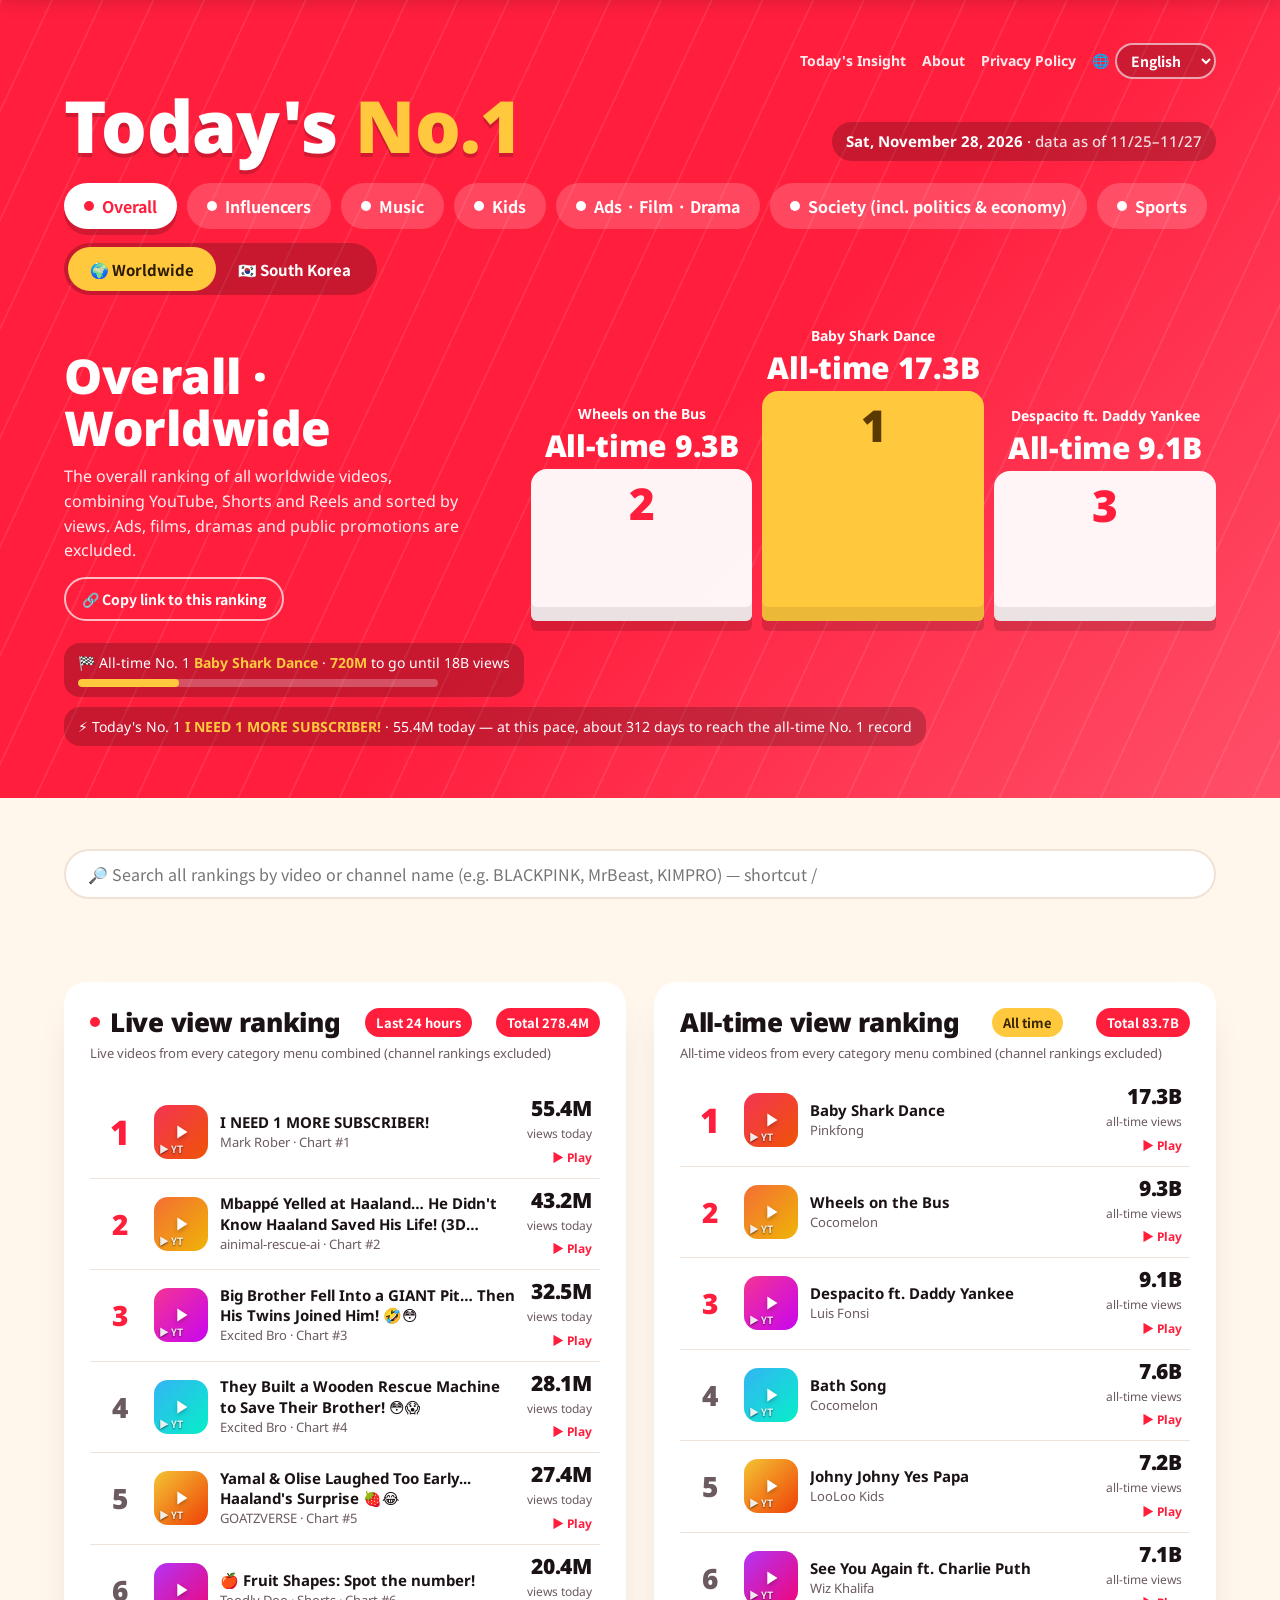
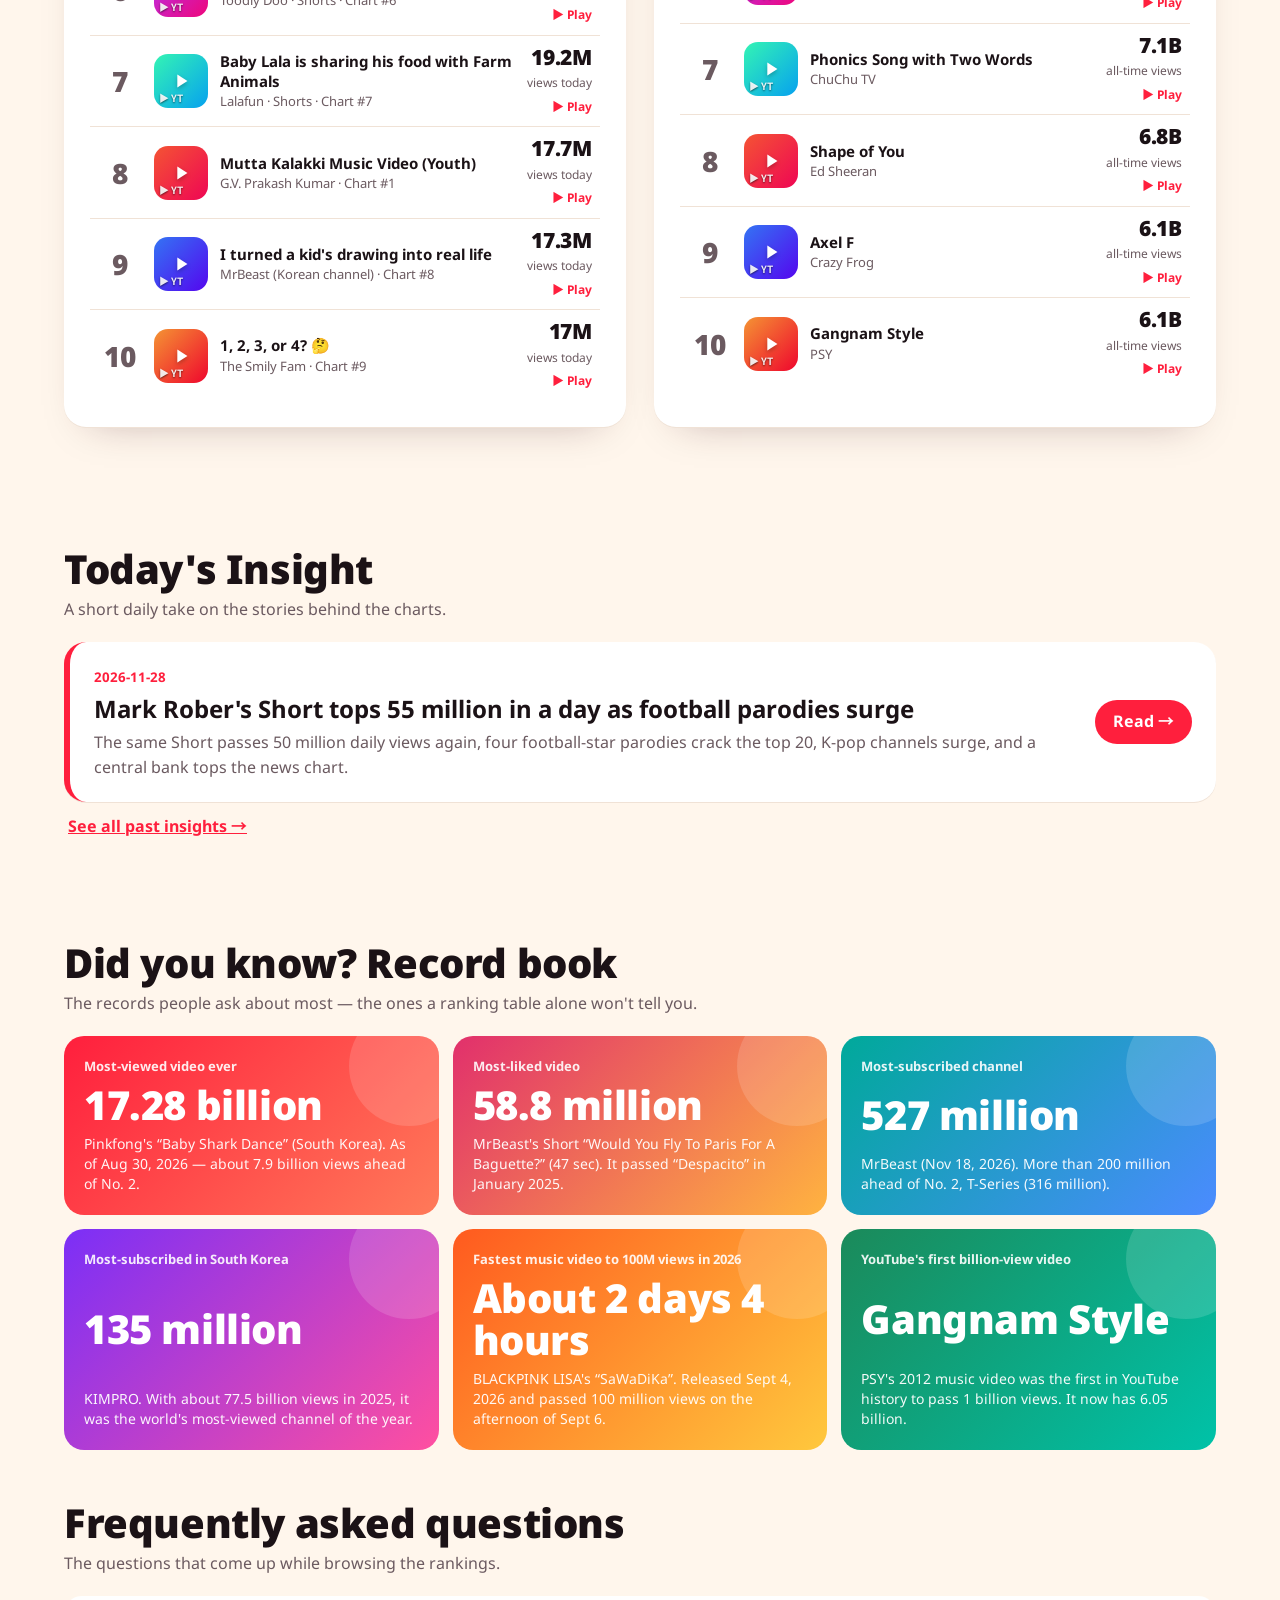
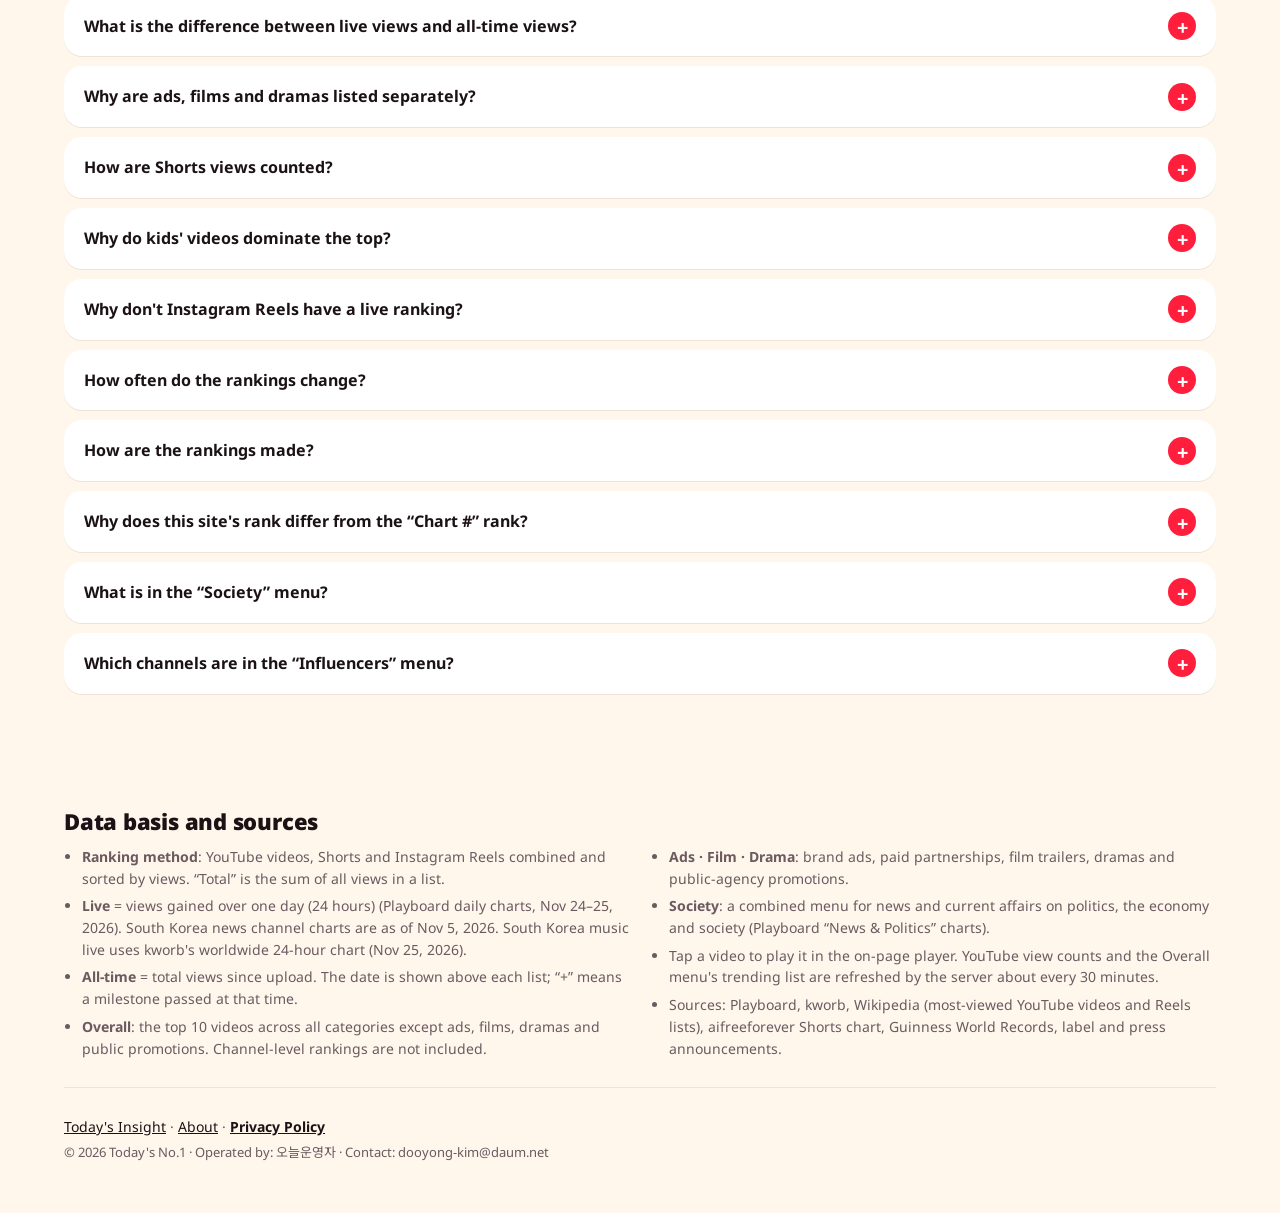
<file: index.html>
<!DOCTYPE html>
<html lang="ko">
<head>
<meta charset="utf-8">
<meta name="viewport" content="width=device-width, initial-scale=1, viewport-fit=cover">
<title>오늘의 1위</title>
<meta name="description" content="유튜브·쇼츠·인스타 릴스 조회수 순위를 분야별(종합·인플루언서·음악·키즈·광고·사회·스포츠)로 전세계와 South Korea로 나눠 실시간·누적으로 한눈에 보는 사이트">
<meta property="og:title" content="오늘의 1위 — 전세계·South Korea 조회수 순위">
<meta property="og:description" content="유튜브·쇼츠·릴스 조회수 실시간·누적 순위를 분야별로 한눈에">
<meta property="og:type" content="website">
<meta property="og:url" content="https://sally1963.github.io/today1/">
<meta property="og:image" content="https://sally1963.github.io/today1/assets/og.png">
<meta property="og:image:width" content="1200">
<meta property="og:image:height" content="630">
<meta name="twitter:card" content="summary_large_image">
<meta name="theme-color" content="#ff1f3d">
<link rel="icon" type="image/png" sizes="32x32" href="icons/favicon-32.png">
<link rel="manifest" href="manifest.webmanifest">
<script>addEventListener("beforeinstallprompt",function(e){e.preventDefault();window.__bip=e});</script>

<link rel="apple-touch-icon" href="icons/apple-touch-icon.png">
<meta name="apple-mobile-web-app-capable" content="yes">
<meta name="mobile-web-app-capable" content="yes">
<meta name="apple-mobile-web-app-status-bar-style" content="black-translucent">
<meta name="apple-mobile-web-app-title" content="오늘의 1위">
<link rel="preconnect" href="https://fonts.googleapis.com">
<link href="https://fonts.googleapis.com/css2?family=Black+Han+Sans&family=Noto+Sans+KR:wght@400;500;700;900&display=swap" rel="stylesheet">
<style>
/* VOICE: 시끌벅적한 시상식 전광판 — 들뜨고 화려하지만 숫자는 정확하게
   IDEA: 플랫폼마다 색이 바뀌는 시상대(포디움) + 순위 전광판
   PICTURE: 상단 컬러 밴드 위에 1·2·3위 시상대, 높이는 조회수에 비례
   COLOUR and TYPE: 유튜브 레드 / 쇼츠 오렌지 / 릴스 핑크 / 인플루언서 틸, 노랑 포인트; Black Han Sans + Noto Sans KR
   LAYOUT: 컬러 밴드(로고·메뉴·시상대) → 실시간 | 누적 두 단 랭킹 → 출처 */
:root{color-scheme:light dark;
  --bg:light-dark(#fff6ec,#140f13);--card:light-dark(#ffffff,#211a20);--ink:light-dark(#1b1216,#fbf3ee);
  --sub:light-dark(#6b5a60,#bfaeb4);--line:light-dark(#f0e2d6,#33282f);--gold:#ffc83d;
  --c:#ff1f3d;--c2:#ff7a90;--on:#fff}
:root[data-theme=light]{color-scheme:light}:root[data-theme=dark]{color-scheme:dark}
body[data-p=total]{--c:#ff1f3d;--c2:#ff7a90}
body[data-p=society]{--c:#c2185b;--c2:#ff8a65}
body[data-p=sports]{--c:#0087b8;--c2:#4fe0a6}
.sum{background:var(--ink);color:var(--bg)}
body[data-p=shorts]{--c:#ff5a1f;--c2:#ffb15c}
body[data-p=reels]{--c:#e1306c;--c2:#ffb340}
body[data-p=inf]{--c:#00a99a;--c2:#4b8bff}
body[data-p=music]{--c:#7a2df0;--c2:#ff5c8a}
body[data-p=kids]{--c:#1fa64a;--c2:#ffd23f}
body[data-p=ad]{--c:#2459e0;--c2:#20c4d8}
*{box-sizing:border-box;min-width:0}
body{margin:0;background:var(--bg);color:var(--ink);font:16px/1.55 "Noto Sans KR",system-ui,sans-serif;overflow-x:clip}
a{color:inherit}
.band{padding:clamp(22px,4vw,52px) max(5vw,16px)}
.wrap{max-width:1240px;margin:0 auto}
.hero{background:linear-gradient(135deg,var(--c) 0%,var(--c) 55%,var(--c2) 140%);color:var(--on);position:relative;overflow:hidden;transition:background .4s}
.hero::before{content:"";position:absolute;inset:0;background:repeating-linear-gradient(115deg,rgba(255,255,255,.08) 0 2px,transparent 2px 46px);pointer-events:none}
.top{display:flex;flex-wrap:wrap;align-items:flex-end;justify-content:space-between;gap:12px;position:relative}
h1{font:400 clamp(40px,7vw,72px)/1 "Black Han Sans",sans-serif;margin:0;letter-spacing:.5px;text-shadow:0 4px 0 rgba(0,0,0,.18)}
h1 span{color:var(--gold)}
.date{font-weight:700;font-size:15px;background:rgba(0,0,0,.22);padding:8px 14px;border-radius:999px;white-space:nowrap}
nav{display:flex;flex-wrap:wrap;gap:10px;margin-top:22px;position:relative}
.tab{appearance:none;border:0;cursor:pointer;font:700 16px "Noto Sans KR",sans-serif;min-height:46px;padding:0 20px;border-radius:999px;background:rgba(255,255,255,.18);color:#fff;display:flex;align-items:center;gap:8px}
.tab[aria-selected=true]{background:#fff;color:var(--c);box-shadow:0 6px 0 rgba(0,0,0,.18)}
.tab:focus-visible,.seg button:focus-visible,.row:focus-visible,.go:focus-visible{outline:3px solid var(--gold);outline-offset:2px}
.dot{width:10px;height:10px;border-radius:50%;background:currentColor}
.seg{display:inline-flex;background:rgba(0,0,0,.22);border-radius:999px;padding:4px;margin-top:14px;position:relative}
.seg button{appearance:none;border:0;cursor:pointer;font:700 15px "Noto Sans KR",sans-serif;min-height:44px;padding:0 22px;border-radius:999px;background:transparent;color:#fff}
.seg button[aria-pressed=true]{background:var(--gold);color:#2a1a00}
.stage{display:grid;grid-template-columns:minmax(0,1fr) minmax(0,1.6fr);gap:clamp(16px,3vw,40px);align-items:end;margin-top:26px;position:relative}
.stage h2{font:400 clamp(30px,4.4vw,48px)/1.08 "Black Han Sans",sans-serif;margin:0 0 10px;text-wrap:balance}
.stage p{margin:0;opacity:.92;max-width:44ch}
.pod{display:grid;grid-template-columns:repeat(3,minmax(0,1fr));gap:10px;align-items:end;min-height:300px}
.step{display:flex;flex-direction:column;justify-content:flex-end;text-decoration:none;color:inherit}
.step .who{font-size:14px;font-weight:700;line-height:1.3;margin-bottom:8px;display:-webkit-box;-webkit-line-clamp:2;-webkit-box-orient:vertical;overflow:hidden;text-align:center}
.step .n{font:400 clamp(22px,3vw,30px)/1 "Black Han Sans",sans-serif;text-align:center;margin-bottom:8px;white-space:nowrap}
.block{border-radius:16px 16px 6px 6px;background:rgba(255,255,255,.95);color:var(--c);display:flex;align-items:flex-start;justify-content:center;padding-top:12px;font:400 44px/1 "Black Han Sans",sans-serif;box-shadow:inset 0 -14px 0 rgba(0,0,0,.08),0 10px 0 rgba(0,0,0,.15);transform-origin:bottom;animation:rise .7s cubic-bezier(.2,.9,.3,1.2) both}
.s1 .block{background:var(--gold);color:#5a3a00}
.step:hover .block{filter:brightness(1.05)}
@keyframes rise{from{transform:scaleY(.05)}to{transform:scaleY(1)}}
.pod-empty{grid-column:1/-1;align-self:center;text-align:center;font-weight:700;background:rgba(0,0,0,.18);border-radius:18px;padding:28px}
main .wrap{display:grid;grid-template-columns:repeat(2,minmax(0,1fr));gap:clamp(16px,2.4vw,28px)}
.board{background:var(--card);border-radius:22px;padding:clamp(16px,2.2vw,26px);box-shadow:0 1px 0 var(--line),0 18px 40px -26px rgba(60,20,30,.35)}
.bh{display:flex;flex-wrap:wrap;align-items:center;justify-content:space-between;gap:8px;margin-bottom:6px}
.bh h3{font:400 26px/1.1 "Black Han Sans",sans-serif;margin:0;display:flex;align-items:center;gap:10px}
.pill{font:700 13px "Noto Sans KR",sans-serif;padding:5px 11px;border-radius:999px;background:var(--c);color:#fff;white-space:nowrap}
.pill.t{background:var(--gold);color:#3a2600}
.live{width:10px;height:10px;border-radius:50%;background:var(--c);box-shadow:0 0 0 0 var(--c);animation:pulse 1.6s infinite}
@keyframes pulse{70%{box-shadow:0 0 0 10px transparent}100%{box-shadow:0 0 0 0 transparent}}
.asof{font-size:13px;color:var(--sub);margin:0 0 12px}
ol{list-style:none;margin:0;padding:0}
.row{display:grid;grid-template-columns:44px 54px minmax(0,1fr) auto;gap:12px;align-items:center;padding:10px 8px;border-radius:14px;text-decoration:none;min-height:66px}
.row:hover{background:color-mix(in srgb,var(--c) 9%,transparent)}
li+li .row{border-top:1px solid var(--line);border-radius:0}
li+li .row:hover{border-radius:14px}
.rk{font:400 28px/1 "Black Han Sans",sans-serif;text-align:center;color:var(--sub)}
li:nth-child(1) .rk{color:var(--c);font-size:34px}li:nth-child(2) .rk,li:nth-child(3) .rk{color:var(--c)}
.th{width:54px;height:54px;border-radius:14px;display:grid;place-items:center;position:relative;overflow:hidden}
.th svg{width:22px;height:22px;fill:#fff;filter:drop-shadow(0 2px 2px rgba(0,0,0,.25))}
.th b{position:absolute;left:5px;bottom:3px;font:700 10px "Noto Sans KR";color:rgba(255,255,255,.9)}
.tt{font-weight:700;line-height:1.35;display:-webkit-box;-webkit-line-clamp:2;-webkit-box-orient:vertical;overflow:hidden;font-size:15px}
.ch{display:block;font-size:13px;color:var(--sub);white-space:nowrap;overflow:hidden;text-overflow:ellipsis}
.bar{height:5px;border-radius:5px;background:var(--line);margin-top:6px;overflow:hidden}
.bar i{display:block;height:100%;border-radius:5px;background:linear-gradient(90deg,var(--c),var(--c2))}
.vv{text-align:right;white-space:nowrap}
.vv strong{display:block;font:400 21px/1.1 "Black Han Sans",sans-serif;color:var(--ink)}
.vv small{font-size:12px;color:var(--sub)}
.vv .play{display:block;margin-top:4px;font-size:12px;font-weight:700;color:var(--c)}
.xh{font:700 15px "Noto Sans KR",sans-serif;margin:20px 0 4px;padding-top:14px;border-top:3px solid var(--c);color:var(--c)}
.empty{border:2px dashed var(--line);border-radius:18px;padding:22px;text-align:center;color:var(--sub)}
.empty strong{display:block;color:var(--ink);font-size:17px;margin-bottom:6px}
.go{display:inline-flex;align-items:center;min-height:44px;margin-top:12px;padding:0 18px;border-radius:999px;background:var(--c);color:#fff;font-weight:700;text-decoration:none}
.note{font-size:13px;color:var(--sub);margin:12px 4px 0}
footer{color:var(--sub);font-size:14px}
footer h4{font:400 22px "Black Han Sans",sans-serif;color:var(--ink);margin:0 0 10px}
footer ul{margin:0;padding-left:18px;columns:2 320px;column-gap:40px}
footer li{margin-bottom:6px;break-inside:avoid}
@media(max-width:900px){main .wrap{grid-template-columns:minmax(0,1fr)}.stage{grid-template-columns:minmax(0,1fr)}}
@media(max-width:600px){.step .n{font-size:17px;white-space:normal;line-height:1.15}.row{grid-template-columns:30px 44px minmax(0,1fr) auto;gap:9px;padding:9px 2px}.th{width:44px;height:44px}.rk{font-size:22px}.vv strong{font-size:17px}.pod{min-height:240px}.block{font-size:32px}.tab{padding:0 14px;font-size:15px}.seg button{padding:0 16px}}
@media(prefers-reduced-motion:reduce){.block,.live{animation:none}.hero{transition:none}}

.th img{position:absolute;inset:0;width:100%;height:100%;object-fit:cover}
.th svg{position:relative;z-index:1}
.th b{z-index:1;text-shadow:0 1px 2px rgba(0,0,0,.6)}
.livetag{display:inline-block;font:700 11px "Noto Sans KR";color:#fff;background:var(--c);border-radius:6px;padding:1px 6px;margin-left:4px;vertical-align:2px}
.delta{display:block;font-size:12px;font-weight:700;color:var(--c)}
.api{background:var(--card);border-radius:22px;padding:clamp(16px,2.2vw,26px);margin:0 auto;max-width:1240px;display:grid;grid-template-columns:minmax(0,1fr) auto;gap:14px 20px;align-items:center;box-shadow:0 1px 0 var(--line)}
.api h3{font:400 22px "Black Han Sans",sans-serif;margin:0 0 4px}
.api p{margin:0;font-size:14px;color:var(--sub)}
.api form{display:flex;flex-wrap:wrap;gap:8px;align-items:center}
.api input,.api select{font:16px "Noto Sans KR",sans-serif;min-height:44px;border-radius:12px;border:2px solid var(--line);background:var(--bg);color:var(--ink);padding:0 12px}
.api input{width:min(340px,100%)}
.btn{appearance:none;border:0;cursor:pointer;font:700 15px "Noto Sans KR",sans-serif;min-height:44px;padding:0 18px;border-radius:999px;background:var(--c);color:#fff}
.btn.ghost{background:transparent;color:var(--c);border:2px solid var(--c)}
.btn:focus-visible,.api input:focus-visible,.api select:focus-visible{outline:3px solid var(--gold);outline-offset:2px}
#status{grid-column:1/-1;font-size:14px;font-weight:700}
#status.err{color:#d61f3a}
.trend{margin:0 0 12px;display:flex;flex-wrap:wrap;gap:8px}
.modal{position:fixed;inset:0;background:rgba(10,4,8,.82);display:none;place-items:center;z-index:50;padding:16px}
.modal.on{display:grid}
.mbox{width:min(960px,100%);background:#111;border-radius:20px;overflow:hidden;box-shadow:0 30px 80px rgba(0,0,0,.5)}
.mbox.vert{width:min(420px,100%)}
.frame{position:relative;aspect-ratio:16/9;background:#000}
.mbox.vert .frame{aspect-ratio:9/16;max-height:78vh}
.frame iframe{position:absolute;inset:0;width:100%;height:100%;border:0}
.mbar{display:flex;align-items:center;gap:10px;padding:12px 14px;color:#fff}
.mbar strong{flex:1;font-size:15px;line-height:1.35;display:-webkit-box;-webkit-line-clamp:2;-webkit-box-orient:vertical;overflow:hidden}
.mbar a{color:#ffc83d;font-weight:700;font-size:14px;white-space:nowrap}
.x{appearance:none;border:0;cursor:pointer;width:44px;height:44px;border-radius:50%;background:rgba(255,255,255,.14);color:#fff;font-size:22px;flex:none}
@media(max-width:700px){.api{grid-template-columns:minmax(0,1fr)}}

.mile{position:relative;margin-top:22px;display:flex;flex-wrap:wrap;gap:10px}
.mchip{background:rgba(0,0,0,.22);border-radius:16px;padding:10px 14px;font-size:14px;line-height:1.4;max-width:100%}
.mchip b{color:var(--gold)}
.mtrack{height:8px;border-radius:8px;background:rgba(255,255,255,.25);margin-top:6px;overflow:hidden;width:min(360px,70vw)}
.mtrack i{display:block;height:100%;background:var(--gold);border-radius:8px}
.search{max-width:1240px;margin:0 auto;display:flex;gap:10px;align-items:center;flex-wrap:wrap}
.search input{flex:1 1 260px;font:16px "Noto Sans KR",sans-serif;min-height:50px;border-radius:999px;border:2px solid var(--line);background:var(--card);color:var(--ink);padding:0 22px}
.search input:focus-visible{outline:3px solid var(--gold);outline-offset:2px}
#results{max-width:1240px;margin:14px auto 0}
.res{background:var(--card);border-radius:22px;padding:16px 20px}
.res .row{grid-template-columns:54px minmax(0,1fr) auto}
.where{font-size:12px;font-weight:700;color:#fff;background:var(--c);border-radius:6px;padding:1px 7px;margin-right:6px;white-space:nowrap}
.sec h2{font:400 clamp(28px,3.6vw,40px)/1.1 "Black Han Sans",sans-serif;margin:0 0 6px}
.sec .lede{margin:0 0 20px;color:var(--sub)}
.facts{display:grid;grid-template-columns:repeat(auto-fill,minmax(min(340px,100%),1fr));gap:14px}
.fact{border-radius:20px;padding:20px;color:#fff;position:relative;overflow:hidden;min-height:170px;display:flex;flex-direction:column;justify-content:space-between}
.fact small{font-weight:700;opacity:.9;font-size:13px}
.fact strong{font:400 clamp(30px,3.4vw,40px)/1.05 "Black Han Sans",sans-serif;margin:8px 0}
.fact p{margin:0;font-size:14px;line-height:1.45;opacity:.95}
.fact::after{content:"";position:absolute;right:-30px;top:-30px;width:120px;height:120px;border-radius:50%;background:rgba(255,255,255,.14)}
.faq details{background:var(--card);border-radius:18px;margin-bottom:10px;box-shadow:0 1px 0 var(--line)}
.faq summary{cursor:pointer;list-style:none;padding:18px 54px 18px 20px;font-weight:700;font-size:16px;position:relative;min-height:44px}
.faq summary::-webkit-details-marker{display:none}
.faq summary::after{content:"+";position:absolute;right:20px;top:50%;transform:translateY(-50%);width:28px;height:28px;border-radius:50%;background:var(--c);color:#fff;display:grid;place-items:center;font-size:20px}
.faq details[open] summary::after{content:"−"}
.faq summary:focus-visible{outline:3px solid var(--gold);outline-offset:2px;border-radius:18px}
.faq .a{padding:0 20px 18px;color:var(--sub);max-width:80ch}
.faq .a b{color:var(--ink)}

html{scroll-padding-top:80px}:root.app{scroll-padding-top:170px}
.dsub{font-weight:500;opacity:.85}
.skip{position:absolute;left:-9999px;top:8px;z-index:60;background:#fff;color:#000;padding:10px 14px;border-radius:10px;font-weight:700}
.skip:focus{left:8px}
.mini{position:fixed;left:0;right:0;top:0;z-index:40;background:var(--c);color:#fff;box-shadow:0 6px 20px rgba(0,0,0,.18);transform:translateY(-110%);transition:transform .25s}
.mini.on{transform:none}
.mini-in{max-width:1240px;margin:0 auto;display:flex;gap:10px;align-items:center;padding:8px max(5vw,12px)}
.mini-tabs{display:flex;gap:6px;overflow-x:auto;scrollbar-width:none;flex:1;scroll-snap-type:x proximity}
.mini-tabs::-webkit-scrollbar{display:none}
.mini .tab{min-height:40px;padding:0 14px;font-size:14px;white-space:nowrap;flex:none;box-shadow:none;scroll-snap-align:start}
.mini .tab[aria-selected=true]{box-shadow:none}
.mini-seg{display:flex;background:rgba(0,0,0,.22);border-radius:999px;padding:3px;flex:none}
.mini-seg button{appearance:none;border:0;cursor:pointer;font:700 13px "Noto Sans KR",sans-serif;min-height:38px;padding:0 12px;border-radius:999px;background:transparent;color:#fff;white-space:nowrap}
.mini-seg button[aria-pressed=true]{background:var(--gold);color:#2a1a00}
.share{appearance:none;border:2px solid rgba(255,255,255,.7);background:transparent;color:#fff;cursor:pointer;font:700 14px "Noto Sans KR",sans-serif;min-height:44px;padding:0 16px;border-radius:999px;margin-top:14px}
.share:hover{background:rgba(255,255,255,.15)}
.totop{position:fixed;right:16px;bottom:18px;z-index:45;width:50px;height:50px;border-radius:50%;border:0;cursor:pointer;background:var(--c);color:#fff;font-size:22px;font-weight:700;box-shadow:0 8px 20px rgba(0,0,0,.25);opacity:0;pointer-events:none;transition:opacity .2s}
.totop.on{opacity:1;pointer-events:auto}
.share:focus-visible,.totop:focus-visible,.mini-seg button:focus-visible{outline:3px solid var(--gold);outline-offset:2px}
@media(max-width:600px){.mini-seg button{padding:0 9px;font-size:12px}.dsub{display:block}}
@media(prefers-reduced-motion:reduce){.mini{transition:none}}

.sitenav{display:flex;flex-wrap:wrap;gap:4px 16px;justify-content:flex-end;position:relative;margin:-8px 0 10px;font-size:14px;font-weight:700}
.sitenav a{color:#fff;text-decoration:none;opacity:.9;min-height:32px;display:inline-flex;align-items:center}
.sitenav a:hover{opacity:1;text-decoration:underline}
.adband{padding-top:18px!important;padding-bottom:0!important}
.adslot{max-width:1240px;margin:0 auto;text-align:center}
.adslot:empty{display:none}
.adslot .adlabel{display:block;font-size:11px;color:var(--sub);margin-bottom:4px;letter-spacing:.02em}
.adslot ins{margin:0 auto}
.postcard{display:grid;grid-template-columns:minmax(0,1fr) auto;gap:16px;align-items:center;background:var(--card);border-radius:22px;padding:22px 24px;text-decoration:none;color:inherit;box-shadow:0 1px 0 var(--line);border-left:6px solid var(--c)}
.postcard:hover{box-shadow:0 1px 0 var(--line),0 14px 30px -18px rgba(0,0,0,.35)}
.postcard small{color:var(--c);font-weight:700}
.postcard strong{display:block;font-size:clamp(19px,2.2vw,24px);line-height:1.3;margin:4px 0 6px}
.postcard p{margin:0;color:var(--sub)}
.postcard .go{margin:0}
.postmore{margin:12px 4px 0;font-weight:700}
.postmore a{color:var(--c)}
.fbot{margin-top:22px;padding-top:18px;border-top:1px solid var(--line)}
.flinks{margin:10px 0 4px}.flinks a{color:var(--ink)}
.fop{margin:0;font-size:13px}
@media(max-width:600px){.postcard{grid-template-columns:minmax(0,1fr)}.sitenav{justify-content:flex-start;margin:0 0 10px}}

.lang{display:inline-flex;align-items:center;gap:6px;color:#fff;font-weight:700}
.langsel{font:700 14px "Noto Sans KR",sans-serif;min-height:36px;border-radius:999px;border:2px solid rgba(255,255,255,.6);background:rgba(0,0,0,.2);color:#fff;padding:0 10px;cursor:pointer}
.langsel option{color:#111;background:#fff}
.langsel:focus-visible{outline:3px solid var(--gold);outline-offset:2px}
.mini-lang .langsel{min-height:34px;font-size:13px}
:root:not([lang=ko]) h1,:root:not([lang=ko]) .stage h2,:root:not([lang=ko]) .sec h2,:root:not([lang=ko]) .bh h3,:root:not([lang=ko]) .rk,:root:not([lang=ko]) .vv strong,:root:not([lang=ko]) .step .n,:root:not([lang=ko]) .block,:root:not([lang=ko]) .fact strong,:root:not([lang=ko]) footer h4,:root:not([lang=ko]) .api h3{font-family:"Noto Sans","Noto Sans SC","Noto Sans JP","Noto Sans KR",system-ui,sans-serif;font-weight:900;letter-spacing:-.01em}
:root[lang=zh-CN] body{font-family:"Noto Sans SC","Noto Sans KR",system-ui,sans-serif}
:root[lang=ja] body{font-family:"Noto Sans JP","Noto Sans KR",system-ui,sans-serif}
:root[lang=ru] body,:root[lang=es] body,:root[lang=fr] body,:root[lang=en] body{font-family:"Noto Sans","Noto Sans KR",system-ui,sans-serif}
@media(max-width:600px){.mini-lang{display:none}}

/* ===== 앱 화면 (휴대폰·설치 앱) ===== */
.applogo,.appinstall,.boardseg,.tabbar{display:none}
.offline{background:#2b2b2b;color:#fff;text-align:center;font-size:14px;font-weight:700;padding:8px 12px}
.installcard{display:grid;grid-template-columns:48px minmax(0,1fr) auto 36px;gap:12px;align-items:center;background:var(--card);margin:14px max(4vw,12px) 0;padding:12px 14px;border-radius:18px;box-shadow:0 10px 30px -18px rgba(0,0,0,.4)}
.installcard[hidden]{display:none}
.installcard.sheet{position:fixed;left:12px;right:12px;bottom:calc(16px + env(safe-area-inset-bottom));margin:0;z-index:48;border:2px solid var(--gold);box-shadow:0 24px 60px -12px rgba(0,0,0,.55);animation:sheetin .25s ease-out}
:root.app .installcard.sheet{bottom:calc(78px + env(safe-area-inset-bottom))}
.installcard.sheet p{font-size:14px;color:var(--ink,inherit);font-weight:600}
@keyframes sheetin{from{transform:translateY(30px);opacity:0}to{transform:none;opacity:1}}
.installcard img{border-radius:12px}
.installcard strong{display:block;font-size:15px;line-height:1.3}
.installcard p{margin:2px 0 0;font-size:13px;color:var(--sub)}
.installcard .btn{min-height:40px;padding:0 14px;font-size:14px}
.x2{appearance:none;border:0;background:transparent;font-size:22px;color:var(--sub);cursor:pointer;width:36px;height:36px}
:root.app body{padding-top:calc(108px + env(safe-area-inset-top));padding-bottom:calc(70px + env(safe-area-inset-bottom))}
:root.app .mini{transform:none!important;padding-top:env(safe-area-inset-top);box-shadow:0 4px 16px rgba(0,0,0,.16)}
:root.app .mini-in{display:grid;grid-template-columns:auto minmax(0,1fr) auto;grid-template-areas:"logo inst lang" "tabs tabs tabs";gap:8px 8px;padding:8px 12px 10px}
:root.app .applogo{display:block;grid-area:logo;color:#fff;text-decoration:none;font:400 22px/1 "Black Han Sans",sans-serif;white-space:nowrap}
:root.app:not([lang=ko]) .applogo{font-family:"Noto Sans","Noto Sans SC","Noto Sans JP",sans-serif;font-weight:900;font-size:19px}
:root.app .applogo b{color:var(--gold);font-weight:inherit}
:root.app .appinstall:not([hidden]){display:inline-flex;grid-area:inst;justify-self:start;align-items:center;min-height:32px;padding:0 12px;border:0;border-radius:999px;background:var(--gold);color:#3a2600;font:700 13px "Noto Sans KR",sans-serif;cursor:pointer}
:root.app .mini-lang{display:inline-flex;grid-area:lang}
:root.app .mini-lang .langsel{min-height:32px;max-width:96px;font-size:12px;padding:0 6px}
:root.app .mini-seg{display:none}
:root.app .mini-seg button{min-height:32px;padding:0 10px;font-size:12px}
:root.app .mini-tabs{grid-area:tabs}
:root.app .mini .tab{min-height:36px;padding:0 14px;font-size:14px}
:root.app .sitenav,:root.app .hero #tabs,:root.app .hero h1,:root.app .skip,:root.app .totop{display:none!important}
:root.app .hero{padding-top:14px;padding-bottom:18px}
:root.app .top{justify-content:flex-start}
:root.app .date{font-size:12px;padding:5px 10px}
:root.app .hero #seg{margin-top:12px}
:root.app .hero #seg button{min-height:40px;padding:0 18px;font-size:14px}
:root.app body{padding-top:var(--appbar,calc(100px + env(safe-area-inset-top)))}
:root.app .boardseg{top:var(--appbar,calc(100px + env(safe-area-inset-top)))}
:root.app .stage{margin-top:12px;gap:10px}
:root.app .stage h2{font-size:26px;margin-bottom:6px}
:root.app .stage p{font-size:14px}
:root.app .share{min-height:38px;font-size:13px;margin-top:10px}
:root.app .pod{min-height:210px}
:root.app .block{font-size:30px}
:root.app .mile{margin-top:12px}
:root.app .mchip{font-size:13px;padding:8px 12px}
:root.app .boardseg{display:flex;position:sticky;top:calc(108px + env(safe-area-inset-top));z-index:30;margin:14px max(4vw,12px) 0;background:var(--card);border-radius:999px;padding:4px;box-shadow:0 6px 18px -12px rgba(0,0,0,.35)}
:root.app .boardseg button{flex:1;appearance:none;border:0;background:transparent;min-height:42px;border-radius:999px;font:700 15px "Noto Sans KR",sans-serif;color:var(--sub);cursor:pointer}
:root.app .boardseg button[aria-selected=true]{background:var(--c);color:#fff}
:root.app #boards{padding-top:12px}
:root.app #boards .wrap{grid-template-columns:minmax(0,1fr)}
:root.app #boards[data-show=daily] .board:nth-child(2),:root.app #boards[data-show=total] .board:nth-child(1){display:none}
:root.app .board{border-radius:18px;padding:14px 12px}
:root.app .band{padding-left:max(4vw,12px);padding-right:max(4vw,12px)}
:root.app .tabbar{display:grid;grid-template-columns:repeat(5,minmax(0,1fr));position:fixed;left:0;right:0;bottom:0;z-index:45;background:var(--card);border-top:1px solid var(--line);padding:6px 4px calc(6px + env(safe-area-inset-bottom));box-shadow:0 -6px 20px -14px rgba(0,0,0,.35)}
:root.app .tabbar button{appearance:none;border:0;background:transparent;display:flex;flex-direction:column;align-items:center;gap:2px;min-height:52px;justify-content:center;font:700 11px "Noto Sans KR",sans-serif;color:var(--sub);cursor:pointer;border-radius:12px}
:root.app .tabbar svg{width:24px;height:24px;fill:currentColor}
:root.app .tabbar button[aria-current=page]{color:var(--c)}
:root.app .tabbar button:focus-visible,:root.app .boardseg button:focus-visible{outline:3px solid var(--gold);outline-offset:-3px}
:root.app .modal{padding:0;place-items:end center}
:root.app .mbox{border-radius:20px 20px 0 0;width:100%;padding-bottom:env(safe-area-inset-bottom)}
:root.app html{scroll-padding-top:170px}
@media(display-mode:standalone){.installcard,.appinstall{display:none!important}}
</style>
</head>
<body data-p="total">
<a class="skip" href="#h-daily">순위 바로 보기</a>
<div class="mini" id="mini" aria-hidden="true">
  <div class="mini-in">
    <a class="applogo" href="#total-global" aria-label="오늘의 1위">오늘의 <b>1위</b></a>
    <button class="appinstall" id="appinstall" type="button" hidden>앱 설치</button>
    <div class="mini-tabs"><button class="tab" tabindex="-1" data-p="total">종합</button>
      <button class="tab" tabindex="-1" data-p="inf">인플루언서</button>
      <button class="tab" tabindex="-1" data-p="music">음악</button>
      <button class="tab" tabindex="-1" data-p="kids">키즈</button>
      <button class="tab" tabindex="-1" data-p="ad">광고·영화·드라마</button>
      <button class="tab" tabindex="-1" data-p="society">사회 (정치·경제 포함)</button>
      <button class="tab" tabindex="-1" data-p="sports">스포츠</button></div>
    <label class="lang mini-lang">🌐<select class="langsel" id="langsel2" aria-label="Language"></select></label>
    <div class="mini-seg"><button data-r="global" tabindex="-1">🌍 전세계</button><button data-r="kr" tabindex="-1">🇰🇷 South Korea</button></div>
  </div>
</div>
<header class="hero band">
  <div class="wrap">
    <nav class="sitenav" aria-label="사이트"><a href="posts/" data-keep-lang>오늘의 해설</a><a href="about.html" data-keep-lang>소개</a><a href="privacy.html" data-keep-lang>개인정보처리방침</a><label class="lang">🌐<select class="langsel" id="langsel" aria-label="Language"></select></label></nav>
    <div class="top">
      <h1>오늘의 <span>1위</span></h1>
      <div class="date" id="today"></div>
    </div>
    <nav id="tabs" role="tablist" aria-label="분야">
      <button class="tab" role="tab" data-p="total"><span class="dot"></span>종합</button>
      <button class="tab" role="tab" data-p="inf"><span class="dot"></span>인플루언서</button>
      <button class="tab" role="tab" data-p="music"><span class="dot"></span>음악</button>
      <button class="tab" role="tab" data-p="kids"><span class="dot"></span>키즈</button>
      <button class="tab" role="tab" data-p="ad"><span class="dot"></span>광고·영화·드라마</button>
      <button class="tab" role="tab" data-p="society"><span class="dot"></span>사회 (정치·경제 포함)</button>
      <button class="tab" role="tab" data-p="sports"><span class="dot"></span>스포츠</button>
    </nav>
    <div class="seg" id="seg" role="group" aria-label="지역">
      <button data-r="global">🌍 전세계</button>
      <button data-r="kr">🇰🇷 South Korea</button>
    </div>
    <div class="stage">
      <div>
        <h2 id="title">유튜브 동영상 · 전세계</h2>
        <p id="lead"></p>
        <button class="share" id="share" type="button">🔗 이 순위 링크 복사</button>
      </div>
      <div class="pod" id="pod"></div>
    </div>
    <div class="mile" id="mile" aria-live="polite"></div>
  </div>
</header>

<section class="band" style="padding-bottom:0" aria-label="검색">
  <div class="search">
    <input id="q" type="search" placeholder="🔎 영상·채널 이름으로 전체 순위 검색 (예: 블랙핑크, MrBeast, 김프로) — 단축키 /" autocomplete="off" aria-label="전체 순위 검색">
  </div>
  <div id="results"></div>
</section>
<div class="band adband"><div class="adslot" data-slot="top"></div></div>

<div class="offline" id="offline" hidden>오프라인 상태입니다. 마지막으로 받은 순위를 보여 드려요.</div>
<div class="installcard" id="installcard" hidden>
  <img src="icons/icon-192.png" alt="" width="48" height="48">
  <div><strong>오늘의 1위를 앱으로 설치</strong><p id="installtext">홈 화면에 추가해 앱처럼 쓰세요.</p></div>
  <button class="btn" id="installgo" type="button">앱 설치</button>
  <button class="x2" id="installno" type="button" aria-label="닫기">×</button>
</div>
<div class="boardseg" id="boardseg" role="tablist" aria-label="순위 종류"><button type="button" data-b="daily" aria-selected="true">실시간</button><button type="button" data-b="total" aria-selected="false">누적</button></div>
<main class="band" id="boards" data-show="daily">
  <div class="wrap">
    <section class="board" aria-labelledby="h-daily">
      <div class="bh"><h3 id="h-daily"><span class="live"></span>실시간 조회수 순위</h3><span class="pill">최근 24시간</span><span class="pill sum" id="dsum"></span></div>
      <p class="asof" id="daily-asof"></p>
      <div class="trend" id="trendbar"></div>
      <div id="daily"></div>
    </section>
    <section class="board" aria-labelledby="h-total">
      <div class="bh"><h3 id="h-total">누적 조회수 순위</h3><span class="pill t">역대 전체</span><span class="pill sum" id="tsum"></span></div>
      <p class="asof" id="total-asof"></p>
      <div id="total"></div>
    </section>
  </div>
</main>

<div class="band adband"><div class="adslot" data-slot="mid"></div></div>
<section class="band sec" aria-labelledby="h-post" id="postsec">
  <div class="wrap">
    <h2 id="h-post">오늘의 해설</h2>
    <p class="lede">순위표 뒤에 숨은 이야기를 매일 짧게 정리합니다.</p>
    <div id="postbox"></div>
  </div>
</section>
<section class="band sec" aria-labelledby="h-facts" id="factsec">
  <div class="wrap">
    <h2 id="h-facts">알고 계셨나요? 기록 모음</h2>
    <p class="lede">순위표만으로는 알 수 없는, 사람들이 가장 많이 묻는 기록들입니다.</p>
    <div class="facts">
      <div class="fact" style="background:linear-gradient(135deg,#ff1f3d,#ff7a59)"><small>역대 최다 조회수 영상</small><strong>172.8억 회</strong><p>핑크퐁 ‘아기상어 체조’(South Korea). 2026년 8월 30일 기준이며 2위보다 약 79억 회 많습니다.</p></div>
      <div class="fact" style="background:linear-gradient(135deg,#e1306c,#ffb340)"><small>좋아요가 가장 많은 영상</small><strong>5,880만 개</strong><p>MrBeast 쇼츠 ‘Would You Fly To Paris For A Baguette?’(47초). 2025년 1월 ‘Despacito’를 넘어섰습니다.</p></div>
      <div class="fact" style="background:linear-gradient(135deg,#00a99a,#4b8bff)"><small>구독자 1위 채널</small><strong>5억 2,700만</strong><p>MrBeast(2026.11.18). 2위 T-Series(3억 1,600만)와 2억 명 넘게 차이 납니다.</p></div>
      <div class="fact" style="background:linear-gradient(135deg,#7b2ff7,#ff4fa0)"><small>South Korea 구독자 1위</small><strong>1억 3,500만</strong><p>김프로KIMPRO. 2025년 한 해 약 775억 회로 전 세계 채널 연간 조회수 1위를 차지했습니다.</p></div>
      <div class="fact" style="background:linear-gradient(135deg,#ff5a1f,#ffc83d)"><small>2026년 가장 빨리 1억 뷰 돌파한 뮤직비디오</small><strong>약 2일 4시간</strong><p>BLACKPINK 리사 ‘SaWaDiKa’. 2026년 9월 4일 공개 후 9월 6일 오후 1억 뷰를 넘었습니다.</p></div>
      <div class="fact" style="background:linear-gradient(135deg,#1b8a5a,#00c2a8)"><small>유튜브 최초 10억 뷰</small><strong>강남스타일</strong><p>PSY의 2012년 뮤직비디오가 유튜브 역사상 처음으로 10억 뷰를 넘었고, 지금은 60.5억 회입니다.</p></div>
    </div>
  </div>
</section>
<section class="band sec faq" aria-labelledby="h-faq" id="faqsec" style="padding-top:0">
  <div class="wrap">
    <h2 id="h-faq">자주 묻는 질문</h2>
    <p class="lede">순위를 보다 보면 생기는 궁금증을 모았습니다.</p>
    <details><summary>실시간 조회수와 누적 조회수는 뭐가 달라요?</summary><div class="a"><b>실시간</b>은 최근 하루 동안 늘어난 조회수라 ‘오늘 뜨는 영상’을 보여 줍니다. <b>누적</b>은 영상이 올라온 뒤 지금까지 쌓인 전체 조회수라 ‘역대 기록’입니다. 그래서 두 목록에 나오는 영상이 서로 다릅니다.</div></details>
    <details><summary>광고·영화·드라마는 왜 따로 모았나요?</summary><div class="a">기업이 유튜브 광고로 내보낸 영상은 광고로 재생된 횟수도 조회수에 잡힐 수 있어서, 광고비를 많이 쓴 영상이 하루 수천만 회씩 오르며 일간 차트를 차지합니다. 사람들이 스스로 찾아 본 영상과 섞이지 않도록 광고·영화 예고편·드라마·공공기관 홍보는 <b>‘광고·영화·드라마’ 메뉴</b>에 따로 모았고, ‘종합’ 순위에서는 뺐습니다.</div></details>
    <details><summary>쇼츠 조회수는 어떻게 세나요?</summary><div class="a">2025년 3월 31일부터 쇼츠는 <b>재생이 시작되거나 반복 재생될 때마다</b> 조회수 1회로 셉니다. 예전처럼 몇 초 이상 봐야 한다는 조건이 없어져 조회수가 크게 늘었습니다. 크리에이터 수익은 기존 방식의 ‘참여 조회수(engaged views)’로 따로 계산합니다.</div></details>
    <details><summary>왜 어린이 영상이 상위권을 휩쓸어요?</summary><div class="a">누적 TOP 10 중 절반(5편)이 동요·키즈 영상입니다. 아이들은 같은 영상을 여러 번 반복해서 보고, 노래가 언어 장벽 없이 전 세계에서 재생되기 때문에 수년에 걸쳐 조회수가 계속 쌓입니다.</div></details>
    <details><summary>인스타 릴스는 왜 실시간 순위가 없어요?</summary><div class="a">인스타그램은 게시물별 누적 재생수만 보여 주고, 일간 조회수나 공개 API를 제공하지 않습니다. 그래서 릴스는 기준일의 누적 순위만 보여 드립니다.</div></details>
    <details><summary>순위는 얼마나 자주 바뀌나요?</summary><div class="a"><b>순위 목록</b>은 매일 0시(한국 시간)에 새 차트로 바뀝니다. <b>유튜브 조회수</b>는 운영자 서버가 약 30분마다 YouTube 공식 API로 받아 두고, 화면에는 그 값이 ‘LIVE’ 표시와 함께 나옵니다. 인스타그램은 공개 API가 없어 기준일 값 그대로입니다.</div></details>
    <details><summary>순위는 어떻게 매기나요?</summary><div class="a">메뉴마다 유튜브 동영상·쇼츠·인스타 릴스를 <b>플랫폼 구분 없이 합쳐 조회수 순</b>으로 정렬했습니다. 목록 위의 ‘합계’는 그 목록에 있는 영상 조회수를 모두 더한 값입니다. ‘종합’은 광고를 뺀 모든 분야 영상을 합친 상위 10편입니다. 채널 전체 조회수 순위는 영상과 단위가 달라 섞지 않고 따로 표시했습니다.</div></details>
    <details><summary>왜 이 사이트의 순위와 ‘차트 ○위’가 다른가요?</summary><div class="a">영상 옆에 적힌 <b>‘차트 ○위’</b>는 원래 출처(Playboard·kworb)의 전체 차트에서의 순위이고, 왼쪽의 큰 숫자는 <b>이 메뉴 안에서 다시 매긴 순위</b>입니다. 두 순위가 달라지는 이유는 네 가지입니다.<br><br>
<b>1. 분야별로 골라 냈기 때문입니다.</b> 원래 차트에는 광고·뉴스·음악·키즈가 모두 섞여 있습니다. 예를 들어 음악 메뉴는 그중 뮤직비디오만 골라서 다시 1위부터 매기므로, 전체 차트 9위였던 나연 ‘BABY ANGEL’이 음악 메뉴에서는 1위가 됩니다.<br>
<b>2. 플랫폼을 합쳐 다시 정렬했기 때문입니다.</b> 유튜브 동영상 차트, 쇼츠 차트, 인스타 릴스 목록은 서로 다른 차트입니다. 이 사이트는 이들을 한 목록으로 합쳐 조회수 순으로 다시 줄 세웠기 때문에, 미국 쇼츠 차트 4위였던 필라델피아 필리스 야구 쇼츠가 스포츠 메뉴에서는 1위가 되기도 합니다.<br>
<b>3. 출처마다 집계 범위가 다르기 때문입니다.</b> Playboard South Korea 차트는 국내에서 본 하루 조회수를, kworb 차트는 전 세계에서 본 24시간 조회수를 셉니다. 그래서 같은 영상도 출처에 따라 조회수가 다릅니다(나연 ‘BABY ANGEL’: South Korea 299만, 전세계 352만).<br>
<b>4. 집계 시각과 날짜가 다르기 때문입니다.</b> 차트마다 하루를 끊는 시각이 다르고, 일부 채널 차트는 기준일이 다릅니다(뉴스·시사 채널은 11월 5일). 각 목록 위에 적힌 기준일을 함께 확인해 주세요.</div></details>
    <details><summary>‘사회’ 메뉴에는 무엇이 들어가나요?</summary><div class="a">정치·경제·사회 뉴스와 시사를 모두 담았습니다. 유튜브와 Playboard는 이 분야를 ‘뉴스·정치’ 한 분류로 묶어 보여 주기 때문에 한 메뉴로 합쳤습니다. 공개된 역대 순위가 없어서 누적 칸은 거의 비어 있습니다.</div></details>
    <details><summary>‘인플루언서’ 메뉴에는 어떤 채널이 들어가요?</summary><div class="a">전세계는 브랜드·키즈 채널을 뺀 <b>개인 크리에이터</b>의 영상입니다. South Korea 실시간은 채널 전체의 하루 조회수 순위에서 뉴스·공공기관·광고 채널을 뺀 TOP 10이며, 음악 채널(아이돌·레이블)은 포함합니다.</div></details>
  </div>
</section>
<nav class="tabbar" id="tabbar" aria-label="앱 메뉴">
  <button type="button" data-go="top" aria-current="page"><svg viewBox="0 0 24 24" aria-hidden="true"><path d="M7 4h10v3a5 5 0 0 1-10 0V4Zm-3 1h3v2a3 3 0 0 1-3-2Zm16 0h-3v2a3 3 0 0 0 3-2ZM10 13h4v3h-4zM8 17h8v3H8z"/></svg><span>순위</span></button>
  <button type="button" data-go="search"><svg viewBox="0 0 24 24" aria-hidden="true"><path d="M10.5 4a6.5 6.5 0 0 1 5.2 10.4l4.4 4.4-1.4 1.4-4.4-4.4A6.5 6.5 0 1 1 10.5 4Zm0 2a4.5 4.5 0 1 0 0 9 4.5 4.5 0 0 0 0-9Z"/></svg><span>검색</span></button>
  <button type="button" data-go="postsec"><svg viewBox="0 0 24 24" aria-hidden="true"><path d="M5 4h11l3 3v13H5V4Zm3 5h8v2H8V9Zm0 4h8v2H8v-2Zm0 4h5v2H8v-2Z"/></svg><span>해설</span></button>
  <button type="button" data-go="factsec"><svg viewBox="0 0 24 24" aria-hidden="true"><path d="M12 3l2.6 5.6 6.1.7-4.5 4.2 1.2 6L12 16.6 6.6 19.5l1.2-6L3.3 9.3l6.1-.7L12 3Z"/></svg><span>기록</span></button>
  <button type="button" data-go="faqsec"><svg viewBox="0 0 24 24" aria-hidden="true"><path d="M12 3a9 9 0 1 1 0 18 9 9 0 0 1 0-18Zm-1 8v6h2v-6h-2Zm0-4v2h2V7h-2Z"/></svg><span>정보</span></button>
</nav>
<button class="totop" id="totop" type="button" aria-label="맨 위로">↑</button>
<div class="modal" id="modal" role="dialog" aria-modal="true" aria-labelledby="mtitle">
  <div class="mbox" id="mbox">
    <div class="frame" id="frame"></div>
    <div class="mbar"><strong id="mtitle"></strong><a id="mopen" href="#" target="_blank" rel="noopener">유튜브에서 보기 ↗</a><button class="x" id="mclose" aria-label="닫기">×</button></div>
  </div>
</div>
<footer class="band">
  <div class="wrap">
    <h4>데이터 기준과 출처</h4>
    <ul>
      <li><b>순위 방식</b>: 유튜브 동영상·쇼츠·인스타 릴스를 합쳐 조회수 순으로 정렬. ‘합계’는 목록에 있는 조회수를 모두 더한 값입니다.</li>
      <li><b>실시간</b> = 하루(24시간) 동안 늘어난 조회수 (Playboard 일간 차트, 2026.11.24~25). South Korea 뉴스·시사 채널 차트는 2026.11.05 기준입니다. South Korea 음악 실시간은 kworb 전세계 24시간 차트(2026.11.25)입니다.</li>
      <li><b>누적</b> = 업로드 이후 전체 조회수. 각 목록 위에 기준일을 적었고 "+"는 그 시점 돌파 기록입니다.</li>
      <li><b>종합</b>: 광고·영화·드라마·공공 홍보를 뺀 모든 분야의 영상 상위 10편. 채널 단위 순위는 넣지 않았습니다.</li>
      <li><b>광고·영화·드라마</b>: 브랜드 광고, 유료 협찬, 영화 예고편, 드라마, 공공기관 홍보를 모았습니다.</li>
      <li><b>사회</b>: 정치·경제·사회 뉴스와 시사를 합친 메뉴입니다 (Playboard ‘뉴스·정치’ 차트).</li>
      <li>영상을 누르면 페이지 안 플레이어로 재생됩니다. 유튜브 조회수와 ‘종합’ 메뉴의 인기 급상승 목록은 서버가 약 30분마다 자동 갱신합니다.</li>
      <li>출처: Playboard, kworb, Wikipedia(유튜브·릴스 최다 조회수 목록), aifreeforever 쇼츠 차트, 기네스, 각 소속사·언론 발표.</li>
    </ul>
  </div>
  <div class="wrap fbot">
    <div class="adslot" data-slot="bottom"></div>
    <p class="flinks"><a href="posts/" data-keep-lang>오늘의 해설</a> · <a href="about.html" data-keep-lang>소개</a> · <a href="privacy.html" data-keep-lang><b>개인정보처리방침</b></a></p>
    <p class="fop" id="fop"></p>
  </div>
</footer>

<script src="site.config.js"></script>
<script src="data/rankings.js"></script>
<script src="data/live.js"></script>
<script src="data/posts.js"></script>
<script src="i18n/source.js"></script>
<script src="i18n/en.js"></script>
<script src="i18n/zh.js"></script>
<script src="i18n/ja.js"></script>
<script src="i18n/es.js"></script>
<script src="i18n/fr.js"></script>
<script src="i18n/ru.js"></script>
<script>
{
const D=window.RANKINGS||{};

const SITE=window.SITE||{};const HOSTED=SITE.embedPlayer!==false;
/* ---- 다국어 ---- */
const LANGS={ko:"한국어",en:"English",zh:"中文",ja:"日本語",es:"Español",fr:"Français",ru:"Русский"};
const LOC={ko:"ko-KR",en:"en-US",zh:"zh-CN",ja:"ja-JP",es:"es-ES",fr:"fr-FR",ru:"ru-RU"};
let LANG=(()=>{const q=new URLSearchParams(location.search).get("lang");if(q&&LANGS[q])return q;try{const s=localStorage.getItem("lang");if(s&&LANGS[s])return s}catch(e){}const n=(navigator.language||"en").slice(0,2).toLowerCase();return LANGS[n]?n:"en"})();
const buildMap=l=>{const m=new Map(),S=window.I18N_SRC||{},L=(window.I18N||{})[l]||{};for(const k of ["ui","data"])(S[k]||[]).forEach((s,i)=>{const v=(L[k]||[])[i];if(v)m.set(s,v)});return m};
let TM=new Map(),TE=new Map();
const setMaps=()=>{TM=LANG==="ko"?new Map():buildMap(LANG);TE=LANG==="ko"||LANG==="en"?new Map():buildMap("en")};
const HANGUL=/[가-힣]/;
const T1=s=>{if(TM.has(s))return TM.get(s);if(TE.has(s))return TE.get(s);
 const nums=[];const q=s.replace(/\d+(?:[.,:]\d+)*/g,m=>{nums.push(m);return "{#}"});
 const v=TM.get(q)??TE.get(q);if(v!=null){let i=0;return v.replace(/\{#\}/g,()=>nums[i++]??"")}return null};
const T=s=>{if(LANG==="ko"||s==null||!HANGUL.test(s))return s;
 const w=T1(s);if(w!=null)return w;
 const m=s.match(/^([^()]*[가-힣][^()]*?)\s*\(([^()]*[A-Za-z][^()]*)\)$/);if(m&&!HANGUL.test(m[2]))return m[2];
 const m2=s.match(/^([^()]*[A-Za-z][^()]*?)\s*\(([^()]*[가-힣][^()]*)\)$/);if(m2&&!HANGUL.test(m2[1]))return m2[1];
 if(s.includes(" · "))return s.split(" · ").map(p=>{const r=T1(p);return r!=null?r:p}).join(" · ");
 return s};
const TF=(s,o)=>T(s).replace(/\{(\w+)\}/g,(_,k)=>o[k]!=null?o[k]:"");
const LC=()=>LOC[LANG]||"en-US";
setMaps();

const NAMES={total:"종합",inf:"인플루언서",music:"음악",kids:"키즈",ad:"광고·영화·드라마·공공 홍보",society:"사회 (정치·경제 포함)",sports:"스포츠"};
const API="https://www.googleapis.com/youtube/v3/";
const esc=s=>String(s).replace(/[&<>"']/g,c=>({"&":"&amp;","<":"&lt;",">":"&gt;",'"':"&quot;","'":"&#39;"}[c]));
const isVid=id=>!/^[sircu]:/.test(id);
const url=id=>id.startsWith("s:")?"https://www.youtube.com/results?search_query="+encodeURIComponent(id.slice(2))
 :id.startsWith("i:")?"https://www.instagram.com/"+id.slice(2)+"/"
 :id.startsWith("r:")?id.slice(2)
 :id.startsWith("c:")?"https://www.youtube.com/@"+id.slice(2)
 :id.startsWith("u:")?"https://www.youtube.com/channel/"+id.slice(2)
 :"https://www.youtube.com/watch?v="+id;
const reelCode=id=>{const m=id.match(/\/reel\/([A-Za-z0-9_-]+)/);return m?m[1]:null};
const fmt=n=>LANG!=="ko"?new Intl.NumberFormat(LC(),{notation:"compact",maximumFractionDigits:1}).format(n):n>=1e8?(Math.round(n/1e7)/10).toLocaleString("ko-KR",{maximumFractionDigits:1})+"억":n>=1e4?Math.round(n/1e4).toLocaleString("ko-KR")+"만":Number(n).toLocaleString("ko-KR");
const PLAY='<svg viewBox="0 0 24 24" aria-hidden="true"><path d="M8 5v14l11-7z"/></svg>';
const HUES=[[350,20],[18,45],[330,290],[200,170],[45,15],[280,330],[160,200],[10,340],[220,260],[30,350]];

/* ---- 실시간 상태 ---- */
const KEY="";
const live={},first={};          // id -> 현재 조회수 / 처음 불러온 조회수
let trend=null,trendOn=false,lastAt=null,timer=null;

const thumb=(i,id)=>{const h=HUES[i%10];const tag=id.startsWith("i:")||id.startsWith("r:")?"Reels":id.startsWith("c:")||id.startsWith("u:")?T("채널"):"▶ YT";
 const img=HOSTED&&isVid(id)?`<img src="https://i.ytimg.com/vi/${esc(id)}/mqdefault.jpg" alt="" loading="lazy" onerror="this.remove()">`:"";
 return `<span class="th" style="background:linear-gradient(135deg,hsl(${h[0]} 90% 58%),hsl(${h[1]} 95% 48%))">${img}${PLAY}<b>${tag}</b></span>`};

const value=(it,kind)=>{kind=kind[0];const id=it[3],L=live[id];
 if(kind==="t"&&L!=null)return {big:fmt(L),sub:T("누적 조회")+'<span class="livetag">LIVE</span>',d:L-first[id]};
 return {big:fmt(it[2])+(it[4]?"+":""),sub:kind==="d"?T("하루 조회"):T("누적 조회"),d:L!=null?L-first[id]:null}};

const list=(blk,kind)=>list1(blk,kind)+(blk.extra?`<h4 class="xh">${esc(T(blk.extra.title))}</h4>`+list1(blk.extra,kind+"x"):"");
const list1=(blk,kind)=>{
 if(!blk.items.length){const e=blk.empty;return `<div class="empty"><strong>${esc(T(e[0]))}</strong>${esc(T(e[1]))}<br><a class="go" href="${esc(e[2])}" target="_blank" rel="noopener">${esc(T(e[3]))} ↗</a></div>`}
 const K=kind[0];
 const max=Math.max(...blk.items.map(it=>K==="t"&&live[it[3]]!=null?live[it[3]]:it[2]));
 return `<ol>${blk.items.map((it,i)=>{const v=value(it,K),n=K==="t"&&live[it[3]]!=null?live[it[3]]:it[2];
  return `<li><a class="row" href="${esc(url(it[3]))}" target="_blank" rel="noopener" data-k="${kind}" data-i="${i}" aria-label="${esc(TF("{n}위 {t} 재생",{n:i+1,t:T(it[0])}))}">
  <span class="rk">${i+1}</span>${thumb(i,it[3])}
  <span><span class="tt">${esc(T(it[0]))}</span><span class="ch">${esc(T(it[1]))}</span><span class="bar"><i style="width:${Math.max(4,n/max*100).toFixed(1)}%"></i></span></span>
  <span class="vv"><strong>${v.big}</strong><small>${v.sub}</small>${v.d?`<span class="delta">▲ ${Number(v.d).toLocaleString(LC())} ${T("(열어둔 뒤)")}</span>`:""}<span class="play">${/^[uc]:/.test(it[3])?T("채널 보기 ↗"):/^[is]:/.test(it[3])?T("열기 ↗"):T("▶ 재생")}</span></span></a></li>`}).join("")}</ol>${blk.note?`<p class="note">${esc(T(blk.note))}</p>`:""}`};

const podium=d=>{
 const src=d.total.items.length>=3?d.total:d.daily.items.length>=3?d.daily:d.total.items.length?d.total:d.daily;
 const it=src.items.slice(0,3);if(!it.length)return `<div class="pod-empty">${T("오늘의 순위를 준비 중이에요")}</div>`;
 const kind=src===d.daily?"d":"t",max=it[0][2];
 const order=it.length===3?[1,0,2]:it.map((_,i)=>i);
 const sc=document.documentElement.classList.contains("app")?.6:1;
 return order.map(i=>{const x=it[i],v=value(x,kind),h=Math.round((i===0?230:Math.max(70,60+170*x[2]/max))*sc);
  return `<a class="step s${i+1}" href="${esc(url(x[3]))}" target="_blank" rel="noopener" data-k="${kind}" data-i="${i}" data-pod="1"><span class="who">${esc(T(x[0]))}</span><span class="n">${kind==="d"?T("하루"):T("누적")} ${v.big}</span><span class="block" style="height:${h}px;animation-delay:${i*.12}s">${i+1}</span></a>`}).join("")};

const NAMES2={total:"종합",inf:"인플루언서",music:"음악",kids:"키즈",ad:"광고",society:"사회",sports:"스포츠"};
const stepOf=n=>n>=1e10?1e9:n>=1e9?1e8:n>=1e8?1e7:1e6;
const mile=d=>{const out=[];
 for(const [blk,kind] of [[d.total,"t"],[d.daily,"d"]]){const it=blk.items[0];if(!it)continue;
  const n=kind==="t"&&live[it[3]]!=null?live[it[3]]:it[2];
  if(kind==="t"){const st=stepOf(n),next=Math.floor(n/st)*st+st,pct=((n-(next-st))/st*100).toFixed(1);
   out.push(`<div class="mchip">${TF("🏁 누적 1위 {a} · {b} 뷰까지 {c} 남음",{a:"<b>"+esc(T(it[0]))+"</b>",b:fmt(next),c:"<b>"+fmt(next-n)+"</b>"})}<div class="mtrack"><i style="width:${pct}%"></i></div></div>`)}
  else if(d.total.items[0]){const t=d.total.items[0][2];
   out.push(`<div class="mchip">${TF("⚡ 오늘 1위 {a} · 하루 {b}",{a:"<b>"+esc(T(it[0]))+"</b>",b:fmt(n)})}${t>n?TF(" — 이 속도면 누적 1위 기록까지 약 {d}일",{d:Math.ceil(t/n).toLocaleString(LC())}):""}</div>`)}}
 return out.join("")};
const ALL=()=>{const r=[];for(const k in D){const [p,reg]=k.split("-");
 for(const [blk,kind] of [[D[k].daily,"d"],[D[k].total,"t"],[D[k].daily.extra,"dx"],[D[k].total.extra,"tx"]])if(blk)blk.items.forEach((it,i)=>r.push({k,p,reg,kind,i,it}))}return r};
const search=()=>{const q=document.getElementById("q").value.trim().toLowerCase(),box=document.getElementById("results");
 if(!q){box.innerHTML="";return}
 const AL={"블랙핑크":"blackpink","미스터비스트":"mrbeast","미스터 비스트":"mrbeast","싸이":"psy","메시":"messi","bts":"방탄소년단","방탄":"방탄소년단","코코멜론":"cocomelon","핑크퐁":"pinkfong","데스파시토":"despacito","김프로":"kimpro","마크 로버":"mark rober","나연":"nayeon","리사":"lisa","로제":"rosé","제니":"jennie","지수":"jisoo","스트레이 키즈":"stray kids","스키즈":"stray kids","아일릿":"illit","르세라핌":"le sserafim"};
 const qs=[q];for(const k in AL){if(k.includes(q)||q.includes(k))qs.push(AL[k]);if(AL[k]===q)qs.push(k)}
 const hits=ALL().filter(x=>{const t=(x.it[0]+" "+x.it[1]+" "+T(x.it[0])+" "+T(x.it[1])).toLowerCase();return qs.some(s=>t.includes(s))}).slice(0,30);
 box.innerHTML=`<div class="res"><p class="asof">${esc(TF("‘{q}’ 검색 결과 {n}건",{q,n:hits.length}))}${hits.length===30?esc(T(" (상위 30건)")):""}</p>${hits.length?`<ol>${hits.map(x=>`<li><a class="row" href="${esc(url(x.it[3]))}" target="_blank" rel="noopener" data-s="${esc(x.k)}|${x.kind}|${x.i}">${thumb(x.i,x.it[3])}<span><span class="tt">${esc(T(x.it[0]))}</span><span class="ch"><span class="where">${esc(T(NAMES2[x.p]))} · ${esc(T(x.reg==="kr"?"South Korea":"전세계"))} · ${esc(T(x.kind[0]==="d"?"실시간":"누적"))} ${esc(TF("{n}위",{n:x.i+1}))}</span>${esc(T(x.it[1]))}</span></span><span class="vv"><strong>${fmt(x.it[2])}${x.it[4]?"+":""}</strong><small>${x.kind[0]==="d"?T("하루 조회"):T("누적 조회")}</small></span></a></li>`).join("")}</ol>`:`<div class="empty">${T("일치하는 영상이나 채널이 없어요. 다른 이름으로 찾아보세요.")}</div>`}</div>`};
const isChannel=it=>/^u:/.test(it[3])||/채널 전체/.test(it[0]);
for(const r of ["global","kr"]){
 const pick=kind=>{const m=new Map();
  for(const k in D){if(!k.endsWith("-"+r)||k.startsWith("ad-"))continue;const b=D[k][kind];
   for(const bb of [b,b.extra])if(bb)for(const it of bb.items){if(isChannel(it))continue;const key=it[3].startsWith("s:")?it[0]:it[3];if(!m.has(key))m.set(key,it)}}
  return [...m.values()].sort((a,c)=>c[2]-a[2]).slice(0,10)};
 D["total-"+r]={lead:r==="kr"?"South Korea 영상 전체를 유튜브·쇼츠·릴스 구분 없이 합쳐 조회수 순으로 매긴 종합 순위입니다. 광고·영화·드라마·공공 홍보는 뺐습니다.":"전세계 영상 전체를 유튜브·쇼츠·릴스 구분 없이 합쳐 조회수 순으로 매긴 종합 순위입니다. 광고·영화·드라마·공공 홍보는 뺐습니다.",
  daily:{asof:"모든 분야 메뉴의 실시간 영상을 합친 순위 (채널 단위 순위 제외)",items:pick("daily")},
  total:{asof:"모든 분야 메뉴의 누적 영상을 합친 순위 (채널 단위 순위 제외)",items:pick("total")}}}
let P="total",R="global";
const cur=()=>D[P+"-"+R];
const dailyBlock=()=>trendOn&&trend&&P==="total"?trend[R]:cur().daily;
const render=()=>{
 const d=cur();document.body.dataset.p=P;
 document.querySelectorAll(".tab").forEach(b=>b.setAttribute("aria-selected",b.dataset.p===P));
 document.querySelectorAll("#seg button,.mini-seg button").forEach(b=>b.setAttribute("aria-pressed",b.dataset.r===R));
 document.querySelectorAll(".mini .tab").forEach(b=>b.setAttribute("aria-selected",b.dataset.p===P));
 document.getElementById("title").textContent=T(NAMES[P])+" · "+T(R==="kr"?"South Korea":"전세계");
 document.getElementById("lead").textContent=T(d.lead);
 document.getElementById("pod").innerHTML=podium(d);
 document.getElementById("mile").innerHTML=mile(d);
 const db=dailyBlock();
 document.getElementById("daily-asof").textContent=T(db.asof||"공개된 일간 데이터 없음");
 document.getElementById("total-asof").textContent=T(d.total.asof)+(lastAt?TF(" · 조회수는 {t} 실시간 값",{t:lastAt}):"");
 const tb=document.getElementById("trendbar");
 tb.innerHTML=trend&&P==="total"?`<button class="btn ${trendOn?"":"ghost"}" id="tOn">${trendOn?"✓ ":""}${T("유튜브 인기 급상승(실시간 API)")}</button><button class="btn ${trendOn?"ghost":""}" id="tOff">${trendOn?"":"✓ "}${T("Playboard 일간 차트")}</button>`:"";
 const sum=b=>b.items.reduce((s,it)=>s+(it[2]||0),0);
 const ds=document.getElementById("dsum"),ts=document.getElementById("tsum");
 ds.textContent=db.items.length?T("합계")+" "+fmt(sum(db))+(db.items.some(isChannel)?T(" (채널)"):""):"";ds.hidden=!db.items.length;
 ts.textContent=d.total.items.length?T("합계")+" "+fmt(sum(d.total))+(d.total.items.some(it=>it[4])?"+":""):"";ts.hidden=!d.total.items.length;
 document.getElementById("daily").innerHTML=list(db,"d");
 document.getElementById("total").innerHTML=list(d.total,"t");
};



/* ---- 재생 팝업 ---- */
const modal=document.getElementById("modal"),mbox=document.getElementById("mbox"),frame=document.getElementById("frame");
let lastFocus=null;
const openPlayer=(it,vert)=>{
 if(!HOSTED)return false;
 const id=it[3];let src=null;
 if(isVid(id))src=`https://www.youtube-nocookie.com/embed/${encodeURIComponent(id)}?autoplay=1&rel=0&playsinline=1`;
 else if(id.startsWith("r:")&&reelCode(id))src=`https://www.instagram.com/reel/${reelCode(id)}/embed`;
 if(!src)return false;
 lastFocus=document.activeElement;
 mbox.classList.toggle("vert",!!vert||id.startsWith("r:"));
 frame.innerHTML=`<iframe src="${esc(src)}" title="${esc(it[0])}" allow="autoplay; encrypted-media; picture-in-picture; fullscreen" allowfullscreen></iframe>`;
 document.getElementById("mtitle").textContent=T(it[0])+" — "+T(it[1]);
 const o=document.getElementById("mopen");o.href=url(id);o.textContent=id.startsWith("r:")?T("인스타그램에서 보기 ↗"):T("유튜브에서 보기 ↗");
 modal.classList.add("on");document.getElementById("mclose").focus();return true};
const closePlayer=()=>{modal.classList.remove("on");frame.innerHTML="";if(lastFocus)lastFocus.focus()};
document.getElementById("mclose").addEventListener("click",closePlayer);
modal.addEventListener("click",e=>{if(e.target===modal)closePlayer()});
document.addEventListener("keydown",e=>{if(e.key==="Escape"&&modal.classList.contains("on"))closePlayer()});
document.getElementById("q").addEventListener("input",search);
document.addEventListener("click",e=>{
 const sa=e.target.closest("a[data-s]");
 if(sa){const [k,kind,i]=sa.dataset.s.split("|");let b=kind[0]==="d"?D[k].daily:D[k].total;if(kind[1]==="x")b=b.extra;const it=b.items[+i];if(it&&openPlayer(it,/쇼츠|릴스/.test(it[1])))e.preventDefault();return}
 const a=e.target.closest("a[data-k]");if(!a)return;
 let blk=a.dataset.k[0]==="d"?dailyBlock():cur().total;if(a.dataset.k[1]==="x")blk=blk.extra;const it=blk&&blk.items[+a.dataset.i];if(!it)return;
 if(openPlayer(it,/쇼츠|릴스/.test(it[1])))e.preventDefault()});

/* ---- 서버가 받아 둔 실시간 조회수 (data/live.js) ---- */
{const L=window.LIVE;
 if(L&&L.updated){
  for(const [id,n] of Object.entries(L.videos||{})){live[id]=n;first[id]=n}
  for(const [id,n] of Object.entries(L.channels||{})){live["u:"+id]=n;first["u:"+id]=n}
  const t=new Date(L.updated).toLocaleString(LC(),{month:"numeric",day:"numeric",hour:"2-digit",minute:"2-digit"});
  lastAt=t;
  if(L.trending&&L.trending.kr&&L.trending.kr.length)trend={
   kr:{asof:TF("{t} 기준 · 유튜브 인기 급상승 South Korea (값은 누적 조회수)",{t}),items:L.trending.kr},
   global:{asof:TF("{t} 기준 · 유튜브 인기 급상승 (전세계 차트가 없어 미국 기준, 값은 누적 조회수)",{t}),items:L.trending.global||[]}};
 }}
document.getElementById("trendbar").addEventListener("click",e=>{if(e.target.id==="tOn"){trendOn=true;render()}if(e.target.id==="tOff"){trendOn=false;render()}});

/* ---- 메뉴 ---- */
const fromHash=()=>{const m=(location.hash||"").match(/^#(total|inf|music|kids|ad|society|sports)-(global|kr)$/);if(m){P=m[1];R=m[2]}render()};
const go=()=>{try{history.replaceState(null,"","#"+P+"-"+R)}catch(e){}render()};
document.getElementById("tabs").addEventListener("click",e=>{const b=e.target.closest(".tab");if(b){P=b.dataset.p;go()}});
document.getElementById("tabs").addEventListener("keydown",e=>{if(e.key!=="ArrowRight"&&e.key!=="ArrowLeft")return;const t=[...document.querySelectorAll(".tab")];let i=t.findIndex(b=>b.dataset.p===P);i=(i+(e.key==="ArrowRight"?1:t.length-1))%t.length;P=t[i].dataset.p;go();t[i].focus()});
document.getElementById("seg").addEventListener("click",e=>{const b=e.target.closest("button");if(b){R=b.dataset.r;go()}});
window.addEventListener("hashchange",fromHash);

/* ---- 고정 미니 메뉴 · 맨 위로 · 공유 · 단축키 ---- */
{const mini=document.getElementById("mini"),top=document.getElementById("totop"),hero=document.querySelector(".hero");
 const setMini=on=>{if(document.documentElement.classList.contains("app"))on=true;mini.classList.toggle("on",on);mini.setAttribute("aria-hidden",!on);mini.querySelectorAll("button").forEach(b=>b.tabIndex=on?0:-1)};
 if("IntersectionObserver" in window){const io=new IntersectionObserver(es=>{for(const e of es){setMini(!e.isIntersecting);top.classList.toggle("on",!e.isIntersecting)}},{threshold:0});io.observe(hero)}
 mini.addEventListener("click",e=>{const t=e.target.closest(".tab"),r=e.target.closest("[data-r]");if(t){P=t.dataset.p}else if(r){R=r.dataset.r}else return;go();
  const sel=mini.querySelector('.tab[aria-selected="true"]');if(sel)sel.scrollIntoView({block:"nearest",inline:"center"});document.getElementById("h-daily").scrollIntoView({block:"start"})});
 top.addEventListener("click",()=>window.scrollTo({top:0,behavior:matchMedia("(prefers-reduced-motion: reduce)").matches?"auto":"smooth"}));
 const sh=document.getElementById("share");
 if(sh)sh.addEventListener("click",async()=>{const u=location.href.split("#")[0].split("?")[0]+(LANG!=="ko"?"?lang="+LANG:"")+"#"+P+"-"+R;
  try{await navigator.clipboard.writeText(u);sh.textContent=T("✓ 링크를 복사했어요")}catch(err){sh.textContent=u}
  setTimeout(()=>{sh.textContent=T("🔗 이 순위 링크 복사")},2500)});
 document.addEventListener("keydown",e=>{if(e.key==="/"&&!/INPUT|TEXTAREA|SELECT/.test(document.activeElement.tagName)){e.preventDefault();const q=document.getElementById("q");q.focus();q.scrollIntoView({block:"center"})}});
}


/* ---- 고정 문구 번역 · 언어 선택 ---- */
const SKIP=new Set(["daily","total","pod","mile","results","postbox","trendbar","fop","title","lead","daily-asof","total-asof","dsum","tsum","today","mtitle","mopen","frame","langsel","langsel2"]);
const STAT=[];
(function walk(el){for(const c of el.children){if(SKIP.has(c.id)||/^(SCRIPT|STYLE|SELECT|OPTION)$/.test(c.tagName))continue;
 const own=[...c.childNodes].some(n=>n.nodeType===3&&HANGUL.test(n.textContent));
 if(own){STAT.push({el:c,ko:c.innerHTML.trim()})}else walk(c)}})(document.body);
const ATTR=[];document.querySelectorAll("[placeholder],[aria-label],[title]").forEach(el=>{for(const a of ["placeholder","aria-label","title"]){const v=el.getAttribute(a);if(v&&HANGUL.test(v))ATTR.push({el,a,ko:v})}});
const META0={title:document.title,desc:(document.querySelector('meta[name=description]')||{}).content||""};
const FONTS={zh:"Noto+Sans+SC:wght@400;700;900",ja:"Noto+Sans+JP:wght@400;700;900",ru:"Noto+Sans:wght@400;700;900",es:"Noto+Sans:wght@400;700;900",fr:"Noto+Sans:wght@400;700;900",en:"Noto+Sans:wght@400;700;900"};
const loadFont=l=>{const f=FONTS[l];if(!f||document.getElementById("font-"+l))return;const k=document.createElement("link");k.id="font-"+l;k.rel="stylesheet";k.href="https://fonts.googleapis.com/css2?family="+f+"&display=swap";document.head.appendChild(k)};
const dateChip=()=>{const M=window.META||{};const el=document.getElementById("today");if(!M.updated){el.textContent="";return}
 const d=new Date(M.updated+"T00:00:00+09:00");const day=d.toLocaleDateString(LC(),{year:"numeric",month:"long",day:"numeric",weekday:"short",timeZone:"Asia/Seoul"});
 const f=x=>new Date(x+"T00:00:00+09:00").toLocaleDateString(LC(),{month:"numeric",day:"numeric",timeZone:"Asia/Seoul"});
 el.innerHTML=esc(day)+' <span class="dsub">'+esc(TF("· 데이터 {a}~{b} 기준",{a:f(M.dataFrom||M.updated),b:f(M.dataTo||M.updated)}))+"</span>"};
const applyLang=()=>{document.documentElement.lang=LANG==="zh"?"zh-CN":LANG;setMaps();loadFont(LANG);
 for(const s of STAT)s.el.innerHTML=LANG==="ko"?s.ko:(T1(s.ko)??s.ko);
 for(const s of ATTR)s.el.setAttribute(s.a,LANG==="ko"?s.ko:(T1(s.ko)??s.ko));
 document.title=LANG==="ko"?META0.title:(T1(META0.title)??META0.title);
 const md=document.querySelector('meta[name=description]');if(md)md.content=LANG==="ko"?META0.desc:(T1(META0.desc)??META0.desc);
 document.querySelectorAll(".langsel").forEach(s=>s.value=LANG);
 document.querySelectorAll('a[data-keep-lang]').forEach(a=>{const base=a.getAttribute("href").split("?")[0];a.setAttribute("href",base+(LANG!=="ko"?"?lang="+LANG:""))});
 dateChip()};
document.querySelectorAll(".langsel").forEach(s=>{s.innerHTML=Object.entries(LANGS).map(([k,v])=>`<option value="${k}">${v}</option>`).join("");
 s.addEventListener("change",()=>{LANG=s.value;try{localStorage.setItem("lang",LANG)}catch(e){}
  try{const u=new URL(location.href);if(LANG==="ko")u.searchParams.delete("lang");else u.searchParams.set("lang",LANG);history.replaceState(null,"",u.pathname+u.search+u.hash)}catch(e){}
  applyLang();render();const pb=document.getElementById("postbox");if(pb&&window.__post)window.__post()})});
window.__i18n={STAT,ATTR,META0};
applyLang();


/* ---- 앱 화면 · 설치 · 오프라인 ---- */
{const root=document.documentElement;
 const isStandalone=()=>matchMedia("(display-mode: standalone)").matches||navigator.standalone===true;
 const want=()=>isStandalone()||matchMedia("(max-width: 760px)").matches||new URLSearchParams(location.search).get("app")==="1";
 const setApp=()=>{const on=want();root.classList.toggle("app",on);const m=document.getElementById("mini");if(m){m.classList.toggle("on",on||m.classList.contains("on"));m.setAttribute("aria-hidden",!m.classList.contains("on"));m.querySelectorAll("button,select,a").forEach(b=>b.tabIndex=m.classList.contains("on")?0:-1)}};
 let wasApp=null;const setApp2=()=>{setApp();const mb=document.getElementById("mini");if(root.classList.contains("app")&&mb)root.style.setProperty("--appbar",mb.offsetHeight+"px");const a=root.classList.contains("app");if(wasApp!==null&&a!==wasApp)render();wasApp=a};setApp2();addEventListener("resize",setApp2);
 // 실시간 / 누적 전환
 const bs=document.getElementById("boardseg"),bw=document.getElementById("boards");
 bs.addEventListener("click",e=>{const b=e.target.closest("[data-b]");if(!b)return;bw.dataset.show=b.dataset.b;bs.querySelectorAll("button").forEach(x=>x.setAttribute("aria-selected",x===b))});
 // 하단 탭
 const tb=document.getElementById("tabbar");
 tb.addEventListener("click",e=>{const b=e.target.closest("[data-go]");if(!b)return;const g=b.dataset.go;
  tb.querySelectorAll("button").forEach(x=>{if(x===b)x.setAttribute("aria-current","page");else x.removeAttribute("aria-current")});
  if(g==="top")scrollTo({top:0,behavior:"smooth"});
  else if(g==="search"){const q=document.getElementById("q");q.scrollIntoView({block:"center",behavior:"smooth"});setTimeout(()=>q.focus(),350)}
  else{const s=document.getElementById(g);if(s)s.scrollIntoView({block:"start",behavior:"smooth"})}});
 // 오프라인 표시
 const off=document.getElementById("offline");const net=()=>{off.hidden=navigator.onLine!==false};addEventListener("online",net);addEventListener("offline",net);net();
 // 설치 안내
 const card=document.getElementById("installcard"),go=document.getElementById("installgo"),no=document.getElementById("installno"),ab=document.getElementById("appinstall"),txt=document.getElementById("installtext");
 let dismissed=false;try{dismissed=localStorage.getItem("installNo")==="1"}catch(e){}
 let deferred=null;
 const isIOS=/iphone|ipad|ipod/i.test(navigator.userAgent)||(navigator.platform==="MacIntel"&&navigator.maxTouchPoints>1);
 const isAndroid=/android/i.test(navigator.userAgent);
 const isSamsung=/SamsungBrowser/i.test(navigator.userAgent);
 const SAM_TXT="삼성 인터넷 아래쪽 ≡ 메뉴를 누른 뒤 ‘현재 페이지 추가’ → ‘홈 화면’을 고르세요. 주소창에 설치 아이콘(↓)이 보이면 그것을 눌러도 됩니다.";
 const IOS_TXT="Safari 아래쪽 공유 버튼을 누른 뒤 ‘홈 화면에 추가’를 고르세요.",AND_TXT="크롬 오른쪽 위 ⋮ 메뉴를 누른 뒤 ‘앱 설치’ 또는 ‘홈 화면에 추가’를 고르세요.";
 const showHint=k=>{txt.textContent=T(k);go.hidden=true;ab.hidden=false;card.hidden=false};
 const gotPrompt=e=>{deferred=e;ab.hidden=false;go.hidden=false;txt.textContent=T("홈 화면에 추가해 앱처럼 쓰세요.");if(!dismissed&&!isStandalone())card.hidden=false};
 if(window.__bip)gotPrompt(window.__bip);
 addEventListener("beforeinstallprompt",e=>{e.preventDefault();gotPrompt(e)});
 const install=async()=>{if(deferred){card.classList.remove("sheet");deferred.prompt();try{await deferred.userChoice}catch(x){}deferred=null;card.hidden=true;ab.hidden=true}
  else{showHint(isIOS?IOS_TXT:isSamsung?SAM_TXT:AND_TXT);card.classList.add("sheet")}};
 go.addEventListener("click",install);ab.addEventListener("click",install);
 no.addEventListener("click",()=>{card.hidden=true;card.classList.remove("sheet");try{localStorage.setItem("installNo","1")}catch(e){}});
 if(isIOS&&!isStandalone()&&!dismissed&&root.classList.contains("app"))showHint(IOS_TXT);
 // 안드로이드 크롬이 설치 창을 바로 주지 않을 때(첫 방문 등) 메뉴로 설치하는 방법을 알려 줍니다.
 if(isAndroid&&!isStandalone()&&!dismissed)setTimeout(()=>{if(!deferred&&!isStandalone())showHint(isSamsung?SAM_TXT:AND_TXT)},4000);
 addEventListener("appinstalled",()=>{card.hidden=true;ab.hidden=true});
 // 오프라인 저장 (서비스 워커)
 if("serviceWorker" in navigator&&/^https?:$/.test(location.protocol)){try{navigator.serviceWorker.register("sw.js").catch(()=>{})}catch(e){}}
}

fromHash();

/* ---- 오늘의 해설 · 운영자 정보 · 광고 ---- */
{const P0=(window.POSTS||[])[0],box=document.getElementById("postbox");
 window.__post=()=>{if(P0)box.innerHTML=`<a class="postcard" href="${esc(P0.url)}${LANG!=="ko"?"?lang="+LANG:""}"><span><small>${esc(P0.date)}</small><strong>${esc(LANG!=="ko"&&P0.title_en?P0.title_en:P0.title)}</strong><p>${esc(LANG!=="ko"&&P0.summary_en?P0.summary_en:P0.summary)}</p></span><span class="go">${T("해설 읽기 →")}</span></a><p class="postmore"><a href="posts/${LANG!=="ko"?"?lang="+LANG:""}">${T("지난 해설 모두 보기 →")}</a></p>`};
 if(P0)window.__post();else document.getElementById("postsec").remove();
 const fop=document.getElementById("fop");
 fop.textContent=`© ${new Date().getFullYear()} ${T(SITE.name||"오늘의 1위")}`+(SITE.operator?` · ${T("운영:")} ${SITE.operator}`:"")+(SITE.email?` · ${T("문의:")} ${SITE.email}`:"");
 const AF=SITE.adfit||{};const mob=matchMedia("(max-width: 760px)").matches;let need=false;
 document.querySelectorAll(".adslot").forEach(el=>{const u=AF[el.dataset.slot];if(!u)return;const unit=mob?u.mobile:u.pc;if(!unit||!unit.id)return;
  el.innerHTML=`<span class="adlabel">${T("광고")}</span><ins class="kakao_ad_area" style="display:none;width:100%;" data-ad-unit="${esc(unit.id)}" data-ad-width="${+unit.w}" data-ad-height="${+unit.h}"></ins>`;need=true});
 if(need){const s=document.createElement("script");s.async=true;s.charset="utf-8";s.src="https://t1.daumcdn.net/kas/static/ba.min.js";document.body.appendChild(s)}
 (function(id){if(!id||!/^G-[A-Z0-9]+$/.test(id))return;var s=document.createElement("script");s.async=true;s.src="https://www.googletagmanager.com/gtag/js?id="+id;document.head.appendChild(s);window.dataLayer=window.dataLayer||[];window.gtag=function(){dataLayer.push(arguments)};gtag("js",new Date());gtag("config",id);addEventListener("hashchange",function(){gtag("event","page_view",{page_location:location.href,page_title:document.title})})})(SITE.gaId);
 if(SITE.adsenseClient&&/^ca-pub-\d+$/.test(SITE.adsenseClient)){const s=document.createElement("script");s.async=true;s.crossOrigin="anonymous";s.src="https://pagead2.googlesyndication.com/pagead/js/adsbygoogle.js?client="+SITE.adsenseClient;document.head.appendChild(s)}
}

}
</script>
</body>
</html>
</file>
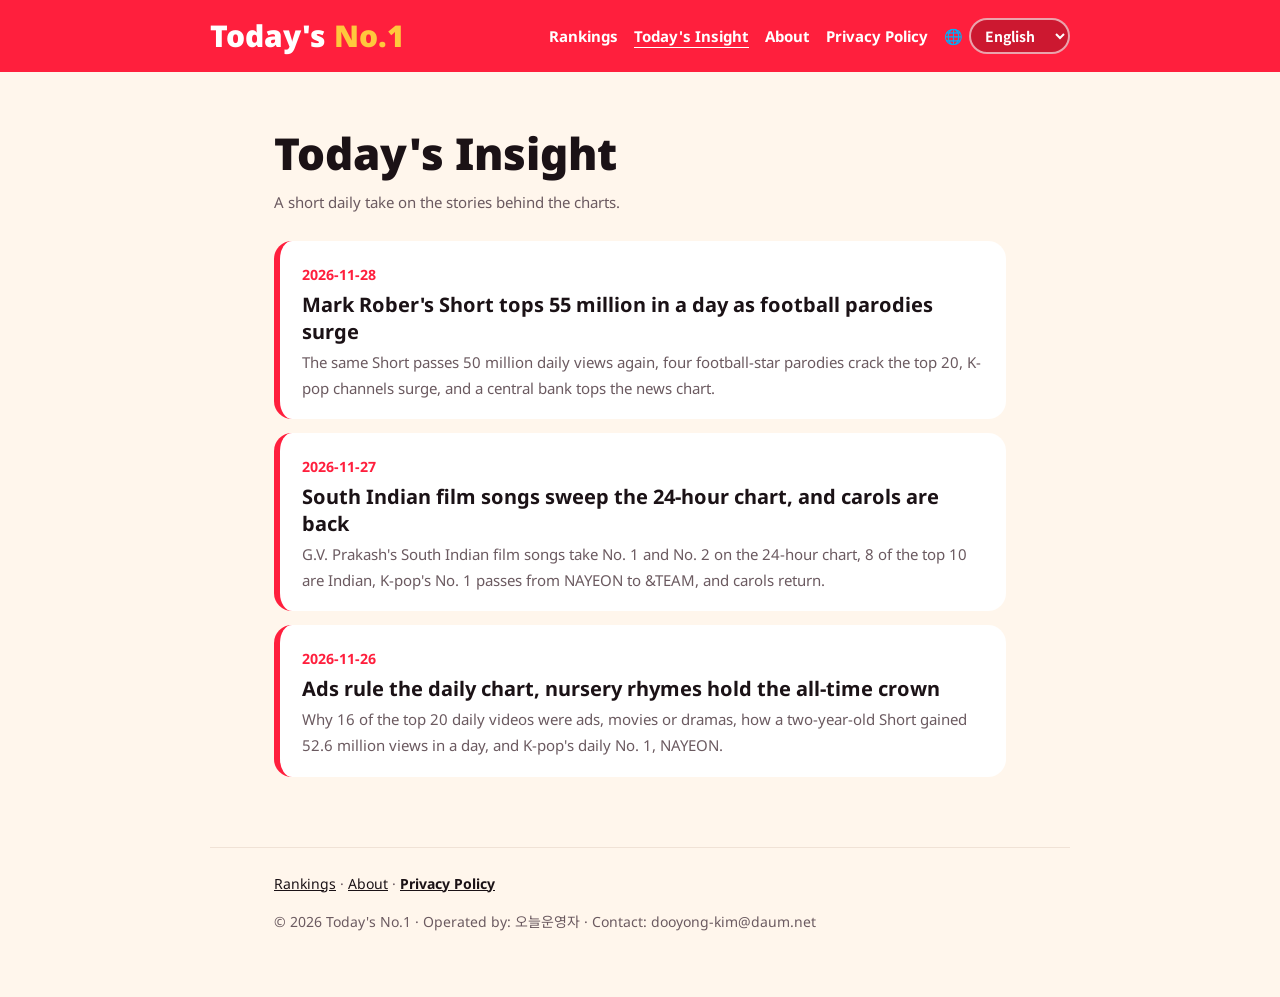
<file: posts/index.html>
<!DOCTYPE html>
<html lang="ko">
<head>
<meta charset="utf-8">
<meta name="viewport" content="width=device-width, initial-scale=1, viewport-fit=cover">
<title>오늘의 해설 — 오늘의 1위</title>
<meta name="description" content="매일 조회수 순위 뒤에 숨은 이야기를 정리한 해설 글 모음">
<link rel="icon" type="image/png" sizes="32x32" href="../icons/favicon-32.png">
<link rel="manifest" href="../manifest.webmanifest">
<link rel="apple-touch-icon" href="../icons/apple-touch-icon.png">
<meta name="theme-color" content="#ff1f3d">
<link rel="preconnect" href="https://fonts.googleapis.com">
<link href="https://fonts.googleapis.com/css2?family=Black+Han+Sans&family=Noto+Sans+KR:wght@400;700&display=swap" rel="stylesheet">
<link rel="stylesheet" href="../assets/doc.css">
</head>
<body data-title-en="Today's Insight — Today's No.1">
<header class="top"><div class="top-in">
  <a class="logo" href="../" data-t="logo">오늘의 <span>1위</span></a>
  <nav aria-label="사이트"><a href="../" data-t="nav_rank">순위</a><a href="./" aria-current="page" data-t="nav_post">오늘의 해설</a><a href="../about.html" data-t="nav_about">소개</a><a href="../privacy.html" data-t="nav_privacy">개인정보처리방침</a><label class="lang">🌐<select class="langsel" aria-label="Language"></select></label></nav>
</div></header>
<main>
  <h1 data-t="nav_post">오늘의 해설</h1>
  <p class="meta" data-t="post_lede">순위표 뒤에 숨은 이야기를 매일 짧게 정리합니다.</p>
  <ul class="posts" id="list"></ul>
  <div class="adslot" data-slot="bottom"></div>
</main>
<footer><a href="../" data-t="nav_rank">순위</a> · <a href="../about.html" data-t="nav_about">소개</a> · <a href="../privacy.html"><b data-t="nav_privacy">개인정보처리방침</b></a><p id="fop"></p></footer>
<script src="../site.config.js"></script>
<script src="../data/posts.js"></script>

<script src="../assets/doc.js"></script>
<script>
(function () {
  var esc = function (s) { return String(s).replace(/[&<>"']/g, function (c) { return { "&": "&amp;", "<": "&lt;", ">": "&gt;", '"': "&quot;", "'": "&#39;" }[c]; }); };
  var L = window.POSTS || [];
  document.getElementById("list").innerHTML = L.length ? L.map(function (p) {
    var en = (window.DOCLANG || "ko") !== "ko";
    return '<li><a href="../' + esc(p.url) + (en ? "?lang=" + window.DOCLANG : "") + '"><small>' + esc(p.date) + '</small><strong>' + esc(en && p.title_en ? p.title_en : p.title) + '</strong><p>' + esc(en && p.summary_en ? p.summary_en : p.summary) + '</p></a></li>';
  }).join("") : "<li>아직 해설이 없습니다.</li>";
})();
</script>
</body>
</html>
</file>
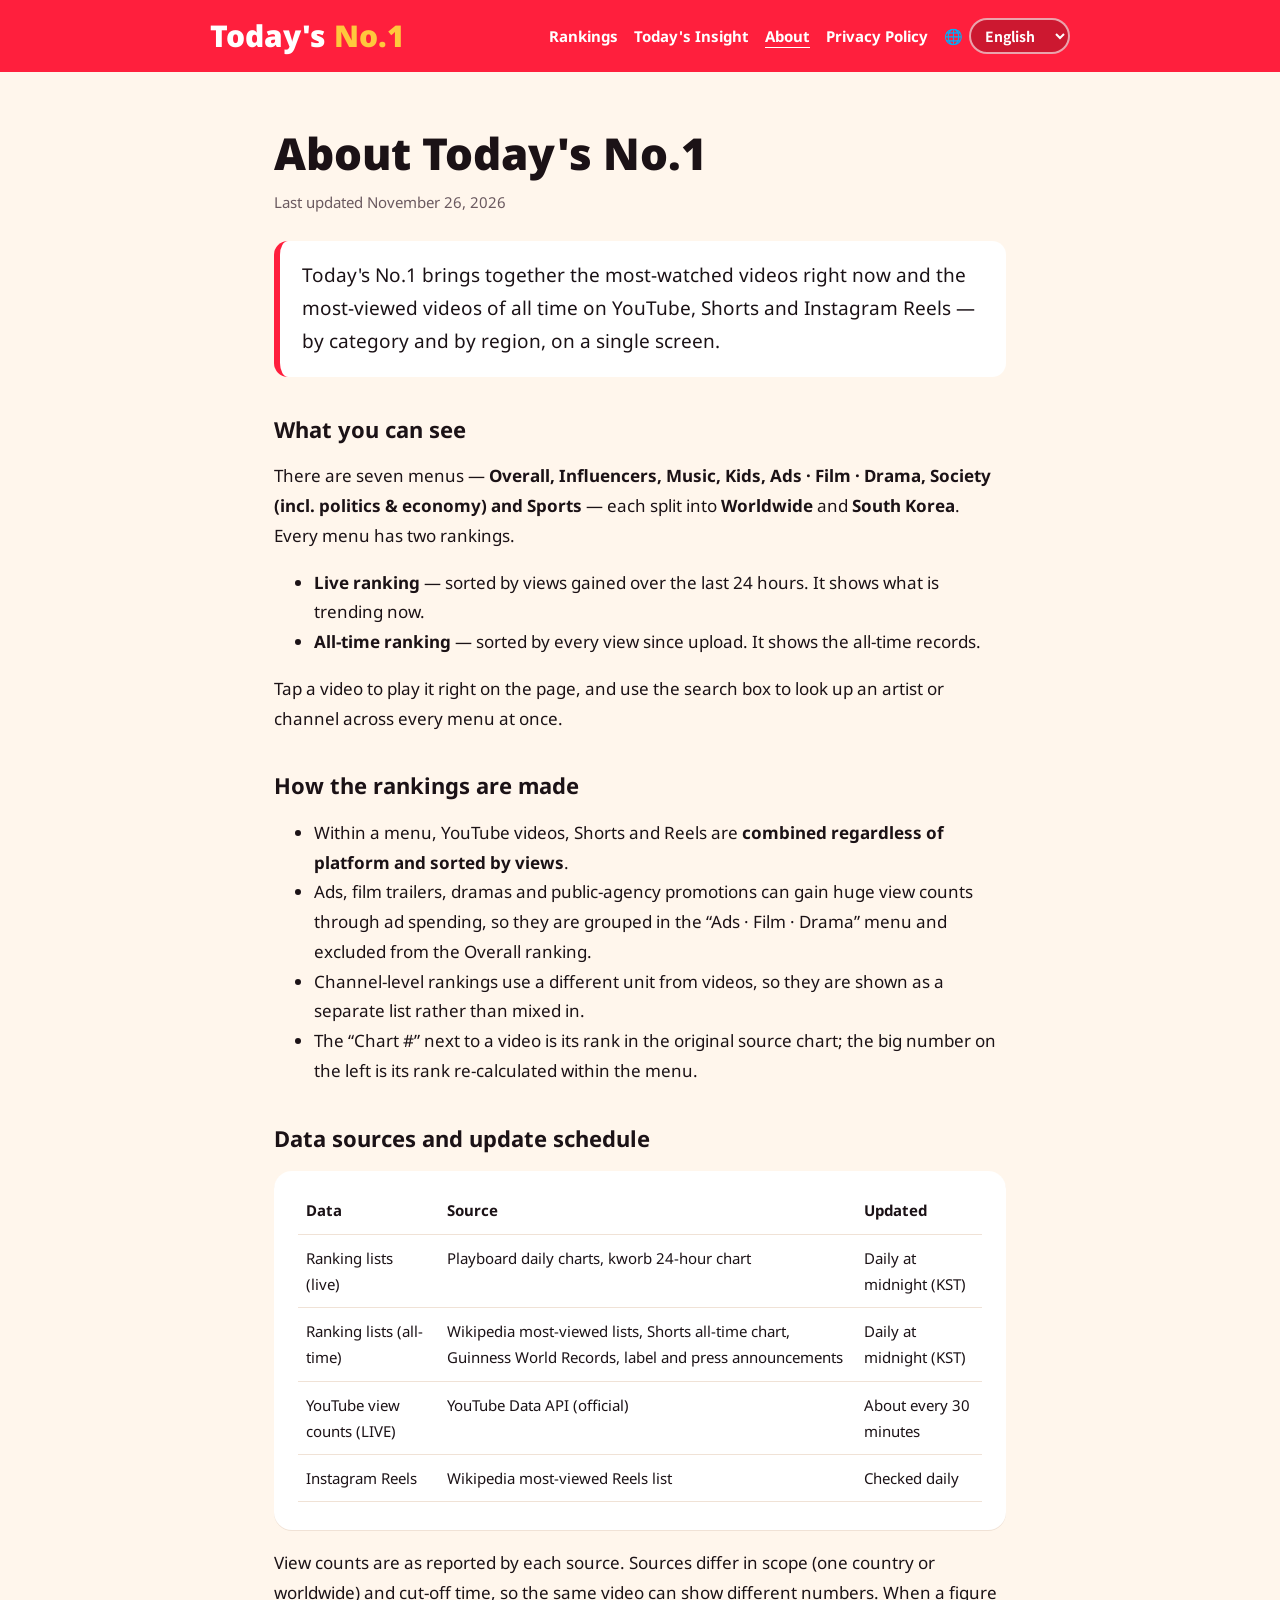
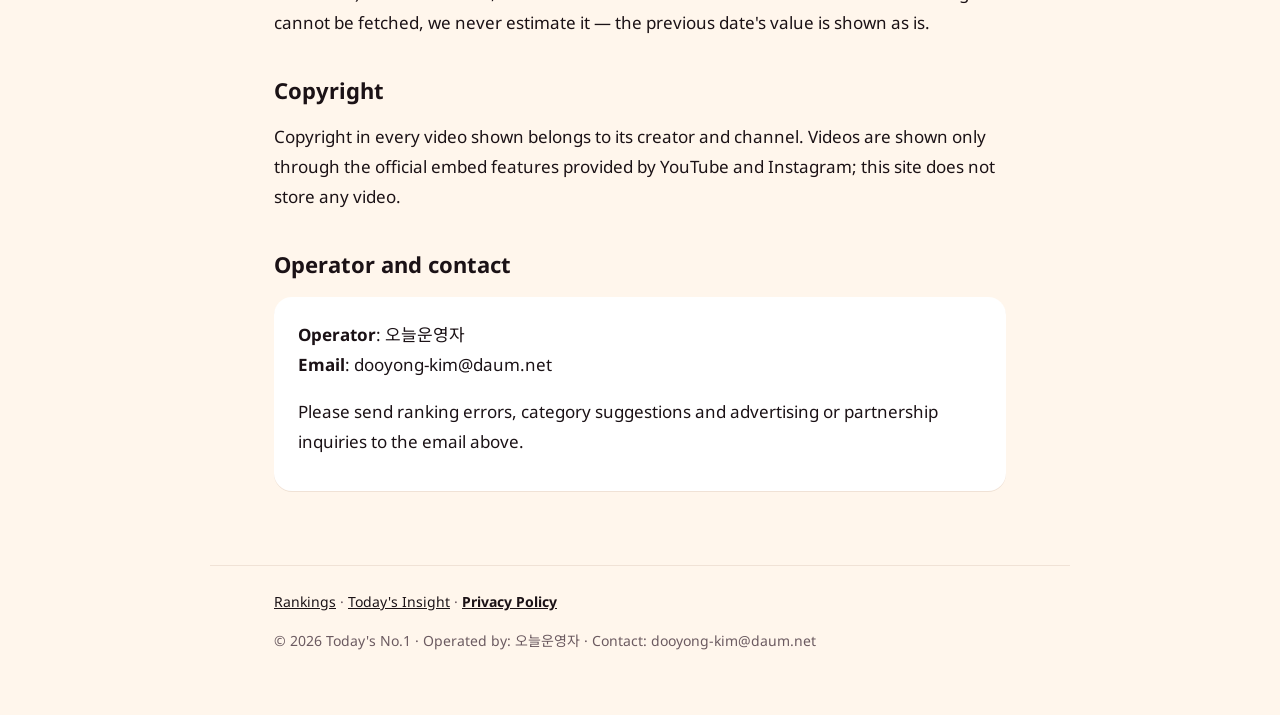
<file: about.html>
<!DOCTYPE html>
<html lang="ko">
<head>
<meta charset="utf-8">
<meta name="viewport" content="width=device-width, initial-scale=1, viewport-fit=cover">
<title>소개 — 오늘의 1위</title>
<meta name="description" content="오늘의 1위는 유튜브·쇼츠·인스타 릴스 조회수 순위를 분야별로 모아 매일 보여 주는 사이트입니다. 순위 방식과 데이터 출처를 소개합니다.">
<link rel="icon" type="image/png" sizes="32x32" href="icons/favicon-32.png">
<link rel="manifest" href="manifest.webmanifest">
<link rel="apple-touch-icon" href="icons/apple-touch-icon.png">
<meta name="theme-color" content="#ff1f3d">
<link rel="preconnect" href="https://fonts.googleapis.com">
<link href="https://fonts.googleapis.com/css2?family=Black+Han+Sans&family=Noto+Sans+KR:wght@400;700&display=swap" rel="stylesheet">
<link rel="stylesheet" href="assets/doc.css">
</head>
<body data-title-en="About — Today's No.1">
<header class="top"><div class="top-in">
  <a class="logo" href="./" data-t="logo">오늘의 <span>1위</span></a>
  <nav aria-label="사이트"><a href="./" data-t="nav_rank">순위</a><a href="posts/" data-t="nav_post">오늘의 해설</a><a href="about.html" aria-current="page" data-t="nav_about">소개</a><a href="privacy.html" data-t="nav_privacy">개인정보처리방침</a><label class="lang">🌐<select class="langsel" aria-label="Language"></select></label></nav>
</div></header>
<main>
<div id="tnote" class="tnote" hidden></div>
<div data-lang="ko">
  <h1>오늘의 1위를 소개합니다</h1>
  <p class="meta">최종 수정 2026년 11월 26일</p>
  <p class="lead">오늘의 1위는 유튜브 동영상·쇼츠·인스타그램 릴스에서 지금 가장 많이 보는 영상과 역대 가장 많이 본 영상을, 분야별·지역별로 한 화면에 모아 보여 주는 사이트입니다.</p>

  <h2>무엇을 볼 수 있나요</h2>
  <p>메뉴는 <b>종합, 인플루언서, 음악, 키즈, 광고·영화·드라마, 사회(정치·경제 포함), 스포츠</b> 7개이고, 메뉴마다 <b>전세계</b>와 <b>South Korea</b>로 나뉩니다. 각 메뉴에는 두 가지 순위가 있습니다.</p>
  <ul>
    <li><b>실시간 순위</b> — 최근 24시간 동안 늘어난 조회수 순서입니다. ‘지금 뜨는 영상’을 보여 줍니다.</li>
    <li><b>누적 순위</b> — 영상이 올라온 뒤 지금까지 쌓인 전체 조회수 순서입니다. ‘역대 기록’입니다.</li>
  </ul>
  <p>영상을 누르면 페이지 안에서 바로 재생되고, 검색창에서 가수·채널 이름으로 모든 메뉴를 한 번에 찾을 수 있습니다.</p>

  <h2>순위를 매기는 방식</h2>
  <ul>
    <li>한 메뉴 안에서는 유튜브 동영상·쇼츠·릴스를 <b>플랫폼 구분 없이 합쳐 조회수 순</b>으로 정렬합니다.</li>
    <li>광고·영화 예고편·드라마·공공기관 홍보 영상은 광고비로 조회수가 크게 오를 수 있어 ‘광고·영화·드라마’ 메뉴에 따로 모으고, ‘종합’ 순위에서는 뺍니다.</li>
    <li>채널 전체 조회수 순위는 영상과 단위가 달라 섞지 않고 별도 목록으로 보여 줍니다.</li>
    <li>영상 옆 ‘차트 ○위’는 원래 출처 차트의 순위이고, 왼쪽 큰 숫자는 이 메뉴 안에서 다시 매긴 순위입니다.</li>
  </ul>

  <h2>데이터 출처와 갱신 주기</h2>
  <div class="card">
  <table>
    <thead><tr><th>데이터</th><th>출처</th><th>갱신</th></tr></thead>
    <tbody>
      <tr><td>순위 목록(실시간)</td><td>Playboard 일간 차트, kworb 24시간 차트</td><td>매일 0시</td></tr>
      <tr><td>순위 목록(누적)</td><td>Wikipedia 최다 조회수 목록, 쇼츠 누적 차트, 기네스 기록, 소속사·언론 발표</td><td>매일 0시</td></tr>
      <tr><td>유튜브 조회수(LIVE)</td><td>YouTube Data API(공식)</td><td>약 30분마다</td></tr>
      <tr><td>인스타그램 릴스</td><td>Wikipedia 최다 조회수 목록</td><td>매일 0시 확인</td></tr>
    </tbody>
  </table>
  </div>
  <p>조회수는 각 출처가 집계한 값이며, 출처마다 집계 범위(국내/전세계)와 시각이 달라 같은 영상도 숫자가 다를 수 있습니다. 숫자를 가져오지 못한 날에는 추정값을 만들지 않고 이전 기준일 값을 그대로 표시합니다.</p>

  <h2>저작권 안내</h2>
  <p>사이트에서 재생되는 영상의 저작권은 각 원작자와 채널에 있습니다. 영상은 유튜브·인스타그램이 제공하는 공식 퍼가기 기능으로만 보여 주며, 이 사이트에 영상을 저장하지 않습니다.</p>

  <h2>운영자와 문의</h2>
  <div class="card">
    <p><b>운영자</b>: <span data-site="operator"></span><br><b>이메일</b>: <span data-site="email"></span></p>
    <p>순위 오류, 분류 의견, 광고·제휴 문의는 위 이메일로 보내 주세요.</p>
  </div>
  </div>
<div data-lang="en" lang="en" hidden>
  <h1>About Today's No.1</h1>
  <p class="meta">Last updated November 26, 2026</p>
  <p class="lead">Today's No.1 brings together the most-watched videos right now and the most-viewed videos of all time on YouTube, Shorts and Instagram Reels — by category and by region, on a single screen.</p>

  <h2>What you can see</h2>
  <p>There are seven menus — <b>Overall, Influencers, Music, Kids, Ads · Film · Drama, Society (incl. politics &amp; economy) and Sports</b> — each split into <b>Worldwide</b> and <b>South Korea</b>. Every menu has two rankings.</p>
  <ul>
    <li><b>Live ranking</b> — sorted by views gained over the last 24 hours. It shows what is trending now.</li>
    <li><b>All-time ranking</b> — sorted by every view since upload. It shows the all-time records.</li>
  </ul>
  <p>Tap a video to play it right on the page, and use the search box to look up an artist or channel across every menu at once.</p>

  <h2>How the rankings are made</h2>
  <ul>
    <li>Within a menu, YouTube videos, Shorts and Reels are <b>combined regardless of platform and sorted by views</b>.</li>
    <li>Ads, film trailers, dramas and public-agency promotions can gain huge view counts through ad spending, so they are grouped in the “Ads · Film · Drama” menu and excluded from the Overall ranking.</li>
    <li>Channel-level rankings use a different unit from videos, so they are shown as a separate list rather than mixed in.</li>
    <li>The “Chart #” next to a video is its rank in the original source chart; the big number on the left is its rank re-calculated within the menu.</li>
  </ul>

  <h2>Data sources and update schedule</h2>
  <div class="card">
  <table>
    <thead><tr><th>Data</th><th>Source</th><th>Updated</th></tr></thead>
    <tbody>
      <tr><td>Ranking lists (live)</td><td>Playboard daily charts, kworb 24-hour chart</td><td>Daily at midnight (KST)</td></tr>
      <tr><td>Ranking lists (all-time)</td><td>Wikipedia most-viewed lists, Shorts all-time chart, Guinness World Records, label and press announcements</td><td>Daily at midnight (KST)</td></tr>
      <tr><td>YouTube view counts (LIVE)</td><td>YouTube Data API (official)</td><td>About every 30 minutes</td></tr>
      <tr><td>Instagram Reels</td><td>Wikipedia most-viewed Reels list</td><td>Checked daily</td></tr>
    </tbody>
  </table>
  </div>
  <p>View counts are as reported by each source. Sources differ in scope (one country or worldwide) and cut-off time, so the same video can show different numbers. When a figure cannot be fetched, we never estimate it — the previous date's value is shown as is.</p>

  <h2>Copyright</h2>
  <p>Copyright in every video shown belongs to its creator and channel. Videos are shown only through the official embed features provided by YouTube and Instagram; this site does not store any video.</p>

  <h2>Operator and contact</h2>
  <div class="card">
    <p><b>Operator</b>: <span data-site="operator"></span><br><b>Email</b>: <span data-site="email"></span></p>
    <p>Please send ranking errors, category suggestions and advertising or partnership inquiries to the email above.</p>
  </div>
</div>
<div class="adslot" data-slot="bottom"></div>
</main>
<footer><a href="./" data-t="nav_rank">순위</a> · <a href="posts/" data-t="nav_post">오늘의 해설</a> · <a href="privacy.html"><b data-t="nav_privacy">개인정보처리방침</b></a><p id="fop"></p></footer>
<script src="site.config.js"></script>
<script src="assets/doc.js"></script>
</body>
</html>
</file>
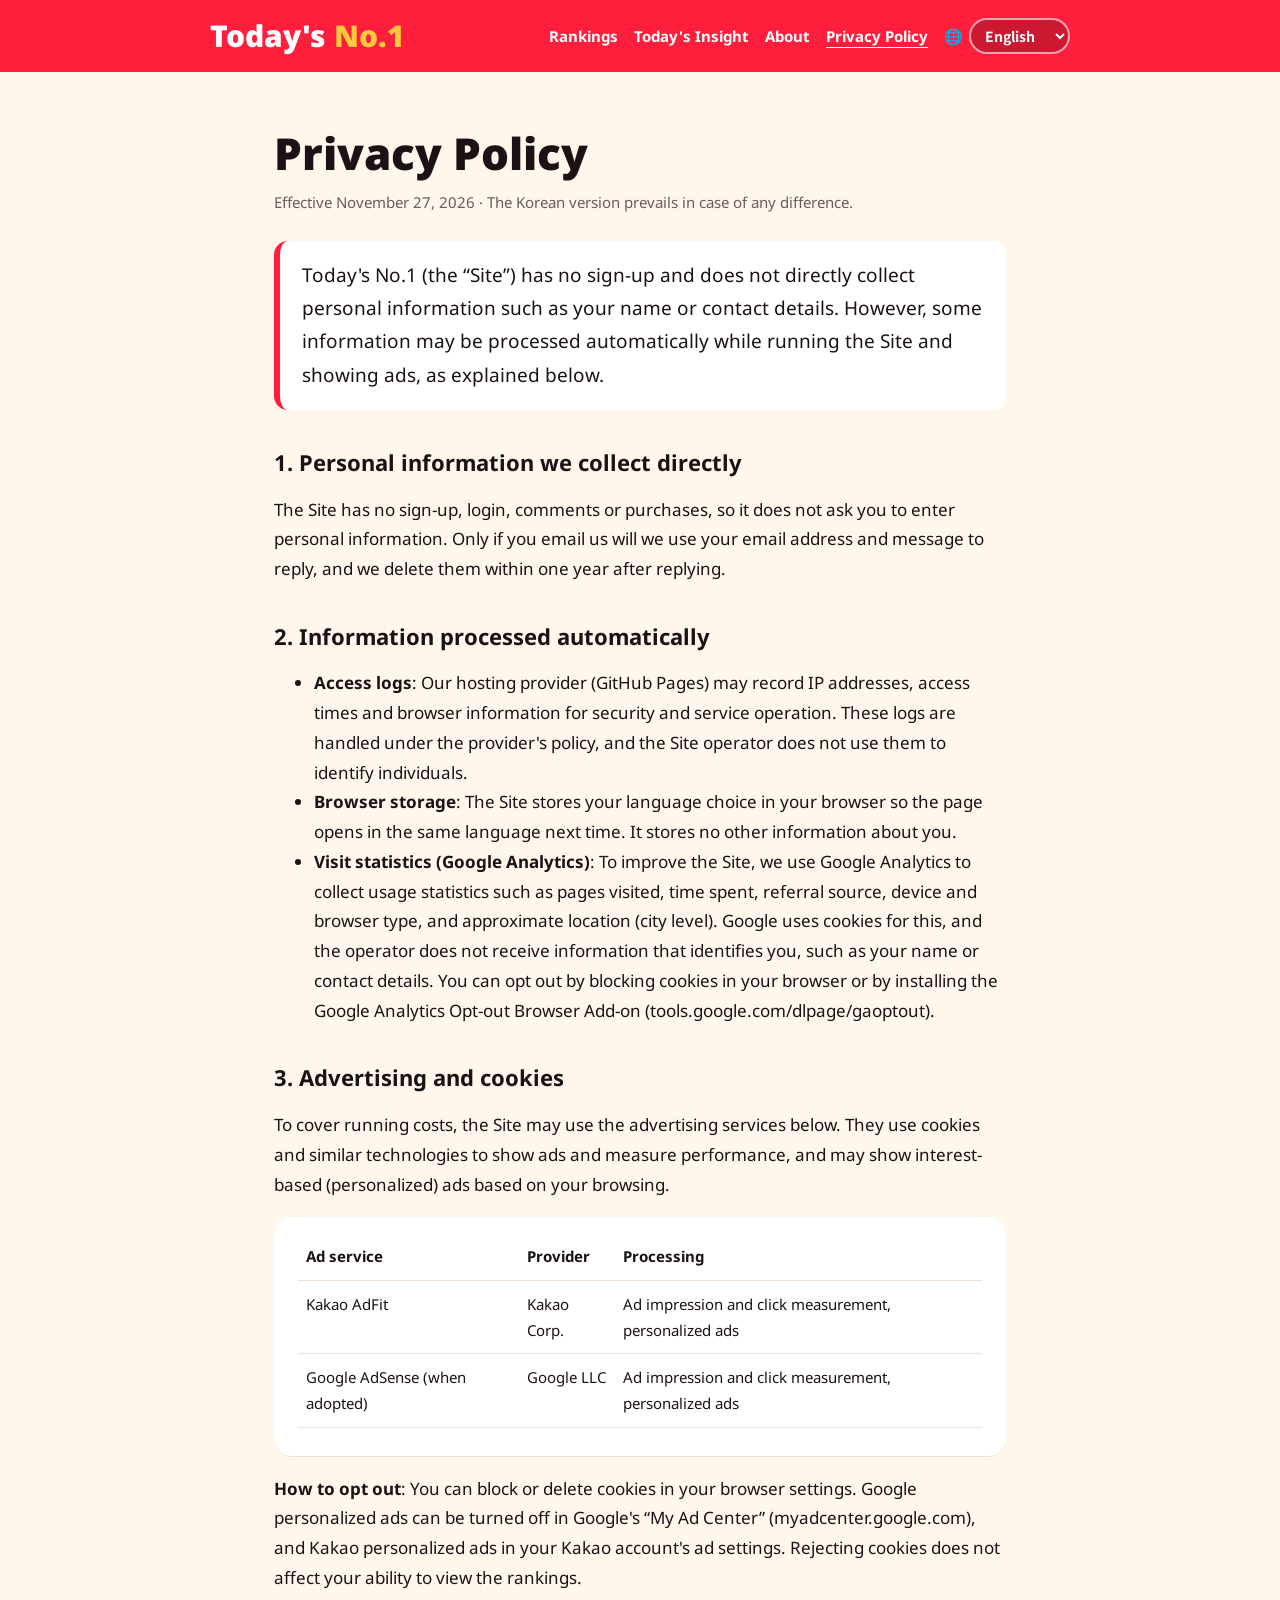
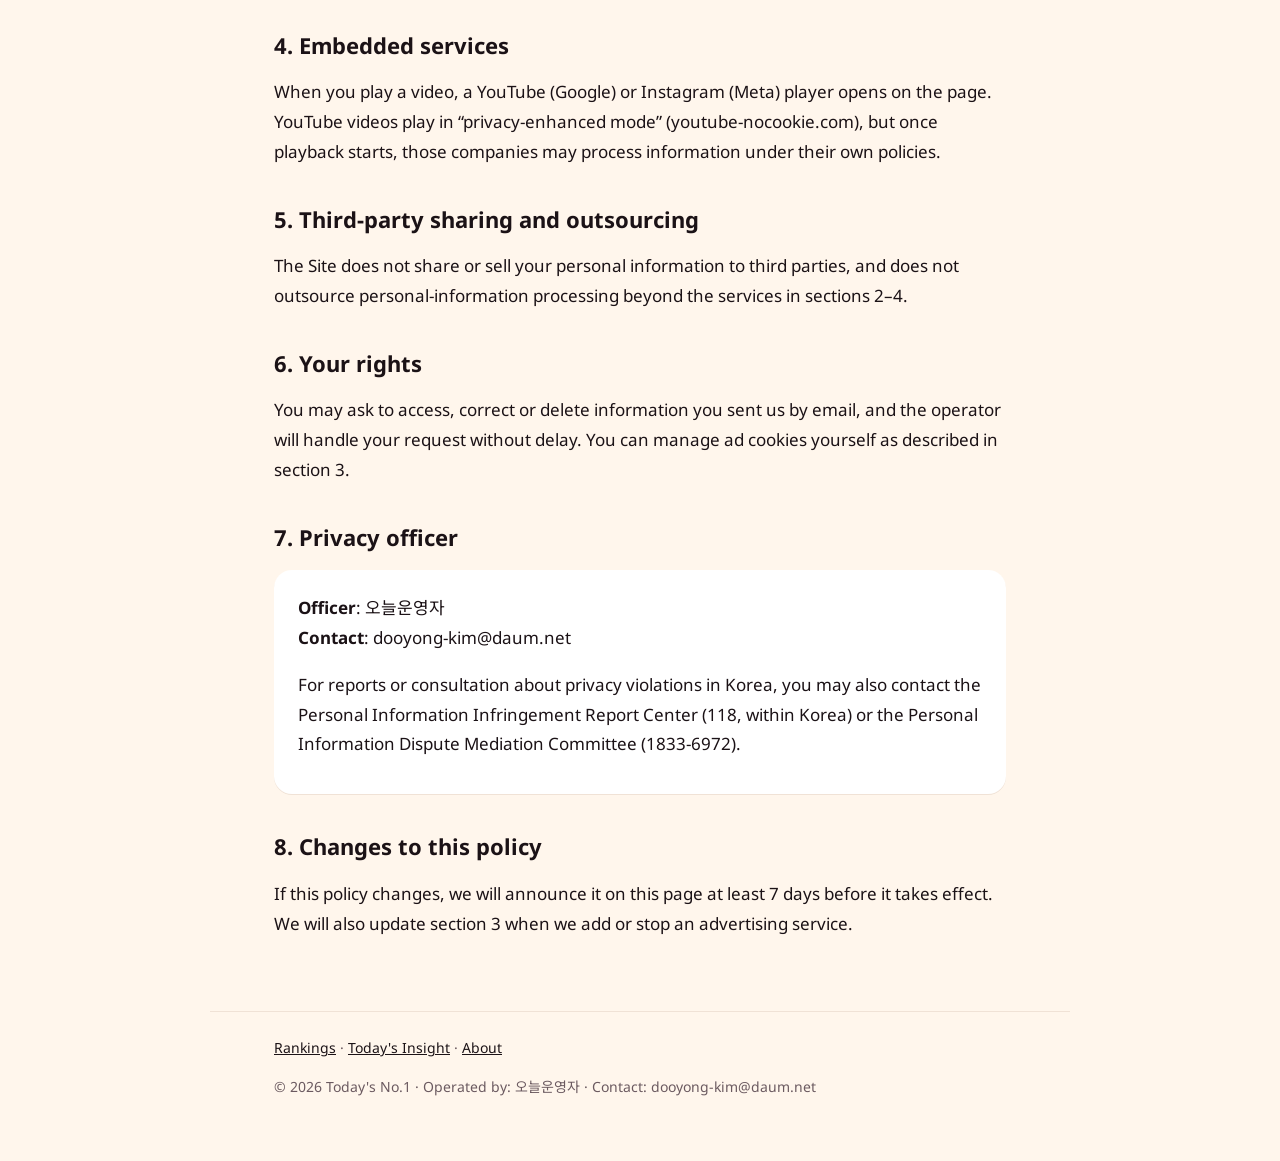
<file: privacy.html>
<!DOCTYPE html>
<html lang="ko">
<head>
<meta charset="utf-8">
<meta name="viewport" content="width=device-width, initial-scale=1, viewport-fit=cover">
<title>개인정보처리방침 — 오늘의 1위</title>
<meta name="description" content="오늘의 1위 개인정보처리방침">
<link rel="icon" type="image/png" sizes="32x32" href="icons/favicon-32.png">
<link rel="manifest" href="manifest.webmanifest">
<link rel="apple-touch-icon" href="icons/apple-touch-icon.png">
<meta name="theme-color" content="#ff1f3d">
<link rel="preconnect" href="https://fonts.googleapis.com">
<link href="https://fonts.googleapis.com/css2?family=Black+Han+Sans&family=Noto+Sans+KR:wght@400;700&display=swap" rel="stylesheet">
<link rel="stylesheet" href="assets/doc.css">
</head>
<body data-title-en="Privacy Policy — Today's No.1">
<header class="top"><div class="top-in">
  <a class="logo" href="./" data-t="logo">오늘의 <span>1위</span></a>
  <nav aria-label="사이트"><a href="./" data-t="nav_rank">순위</a><a href="posts/" data-t="nav_post">오늘의 해설</a><a href="about.html" data-t="nav_about">소개</a><a href="privacy.html" aria-current="page" data-t="nav_privacy">개인정보처리방침</a><label class="lang">🌐<select class="langsel" aria-label="Language"></select></label></nav>
</div></header>
<main>
<div id="tnote" class="tnote" hidden></div>
<div data-lang="ko">
  <h1>개인정보처리방침</h1>
  <p class="meta">시행일 2026년 11월 27일</p>
  <p class="lead">오늘의 1위(이하 ‘사이트’)는 회원가입이 없으며, 이용자의 이름·연락처 같은 개인정보를 직접 수집하지 않습니다. 다만 사이트 운영과 광고 게재 과정에서 아래와 같이 일부 정보가 자동으로 처리될 수 있어 이를 알려 드립니다.</p>

  <h2>1. 직접 수집하는 개인정보</h2>
  <p>사이트는 회원가입, 로그인, 댓글, 구매 기능이 없으므로 이용자로부터 개인정보를 직접 입력받지 않습니다. 이용자가 문의 이메일을 보내는 경우에만 보낸 이메일 주소와 내용을 답변 목적으로 이용하며, 답변을 마친 뒤 1년 이내에 삭제합니다.</p>

  <h2>2. 자동으로 처리되는 정보</h2>
  <ul>
    <li><b>접속 기록</b>: 사이트를 제공하는 호스팅 업체(GitHub Pages)는 보안과 서비스 운영을 위해 접속 IP 주소, 접속 시각, 브라우저 정보 등을 기록할 수 있습니다. 이 기록은 호스팅 업체의 정책에 따라 처리되며 사이트 운영자는 이를 개인 식별 목적으로 이용하지 않습니다.</li>
    <li><b>브라우저 저장 공간</b>: 다음 방문 때 같은 언어로 열리도록 이용자가 고른 언어만 브라우저에 저장합니다. 그 밖의 이용자 정보는 저장하지 않습니다.</li>
    <li><b>방문 통계(Google Analytics)</b>: 사이트 개선을 위해 Google Analytics로 방문 페이지, 머문 시간, 들어온 경로, 기기·브라우저 종류, 대략적인 지역(도시 단위) 같은 이용 통계를 수집합니다. 이 과정에서 Google이 쿠키를 사용하며, 운영자는 이름·연락처처럼 개인을 알아볼 수 있는 정보를 받지 않습니다. 원하지 않으시면 브라우저에서 쿠키를 차단하거나 Google 애널리틱스 차단 부가 기능(tools.google.com/dlpage/gaoptout)을 쓰실 수 있습니다.</li>
  </ul>

  <h2>3. 광고와 쿠키</h2>
  <p>사이트는 운영비 마련을 위해 아래 광고 서비스를 이용할 수 있습니다. 이 서비스들은 광고를 보여 주고 성과를 측정하기 위해 쿠키 등 기기 식별 기술을 사용하며, 이용자의 방문 기록을 바탕으로 관심 기반(맞춤형) 광고를 제공할 수 있습니다.</p>
  <div class="card">
  <table>
    <thead><tr><th>광고 서비스</th><th>제공 회사</th><th>처리 내용</th></tr></thead>
    <tbody>
      <tr><td>카카오 애드핏</td><td>주식회사 카카오</td><td>광고 노출·클릭 측정, 맞춤형 광고</td></tr>
      <tr><td>Google 애드센스 (도입 시)</td><td>Google LLC</td><td>광고 노출·클릭 측정, 맞춤형 광고</td></tr>
    </tbody>
  </table>
  </div>
  <p><b>거부하는 방법</b>: 브라우저 설정에서 쿠키 저장을 거부하거나 삭제할 수 있습니다. Google 맞춤 광고는 Google ‘내 광고 센터’(myadcenter.google.com)에서, 카카오 맞춤형 광고는 카카오 계정의 광고 설정에서 끌 수 있습니다. 쿠키를 거부해도 사이트의 순위 보기 기능은 그대로 이용할 수 있습니다.</p>

  <h2>4. 외부 서비스 퍼가기</h2>
  <p>영상을 재생하면 YouTube(Google) 또는 Instagram(Meta)의 플레이어가 페이지 안에 열립니다. 유튜브 영상은 쿠키 사용을 줄인 ‘개인정보 보호 강화 모드’(youtube-nocookie.com)로 재생하지만, 재생을 시작하면 해당 회사가 자사 정책에 따라 정보를 처리할 수 있습니다.</p>

  <h2>5. 개인정보의 제3자 제공과 처리 위탁</h2>
  <p>사이트는 이용자의 개인정보를 제3자에게 제공하거나 판매하지 않습니다. 위 2~4항의 서비스 이용 외에 개인정보 처리를 위탁하지 않습니다.</p>

  <h2>6. 이용자의 권리</h2>
  <p>이용자는 문의 이메일로 보낸 자신의 정보에 대해 열람·정정·삭제를 요청할 수 있으며, 운영자는 지체 없이 처리합니다. 광고 쿠키는 위 3항의 방법으로 직접 관리할 수 있습니다.</p>

  <h2>7. 개인정보 보호책임자</h2>
  <div class="card">
    <p><b>책임자</b>: <span data-site="operator"></span><br><b>연락처</b>: <span data-site="email"></span></p>
    <p>개인정보 침해에 대한 신고나 상담은 개인정보침해신고센터(국번 없이 118), 개인정보분쟁조정위원회(1833-6972)에도 문의할 수 있습니다.</p>
  </div>

  <h2>8. 방침의 변경</h2>
  <p>이 방침이 바뀌는 경우 시행 7일 전부터 이 페이지에 알립니다. 광고 서비스를 새로 도입하거나 중단할 때도 3항을 고쳐 알립니다.</p>
</div>
<div data-lang="en" lang="en" hidden>
  <h1>Privacy Policy</h1>
  <p class="meta">Effective November 27, 2026 · The Korean version prevails in case of any difference.</p>
  <p class="lead">Today's No.1 (the “Site”) has no sign-up and does not directly collect personal information such as your name or contact details. However, some information may be processed automatically while running the Site and showing ads, as explained below.</p>

  <h2>1. Personal information we collect directly</h2>
  <p>The Site has no sign-up, login, comments or purchases, so it does not ask you to enter personal information. Only if you email us will we use your email address and message to reply, and we delete them within one year after replying.</p>

  <h2>2. Information processed automatically</h2>
  <ul>
    <li><b>Access logs</b>: Our hosting provider (GitHub Pages) may record IP addresses, access times and browser information for security and service operation. These logs are handled under the provider's policy, and the Site operator does not use them to identify individuals.</li>
    <li><b>Browser storage</b>: The Site stores your language choice in your browser so the page opens in the same language next time. It stores no other information about you.</li>
    <li><b>Visit statistics (Google Analytics)</b>: To improve the Site, we use Google Analytics to collect usage statistics such as pages visited, time spent, referral source, device and browser type, and approximate location (city level). Google uses cookies for this, and the operator does not receive information that identifies you, such as your name or contact details. You can opt out by blocking cookies in your browser or by installing the Google Analytics Opt-out Browser Add-on (tools.google.com/dlpage/gaoptout).</li>
  </ul>

  <h2>3. Advertising and cookies</h2>
  <p>To cover running costs, the Site may use the advertising services below. They use cookies and similar technologies to show ads and measure performance, and may show interest-based (personalized) ads based on your browsing.</p>
  <div class="card">
  <table>
    <thead><tr><th>Ad service</th><th>Provider</th><th>Processing</th></tr></thead>
    <tbody>
      <tr><td>Kakao AdFit</td><td>Kakao Corp.</td><td>Ad impression and click measurement, personalized ads</td></tr>
      <tr><td>Google AdSense (when adopted)</td><td>Google LLC</td><td>Ad impression and click measurement, personalized ads</td></tr>
    </tbody>
  </table>
  </div>
  <p><b>How to opt out</b>: You can block or delete cookies in your browser settings. Google personalized ads can be turned off in Google's “My Ad Center” (myadcenter.google.com), and Kakao personalized ads in your Kakao account's ad settings. Rejecting cookies does not affect your ability to view the rankings.</p>

  <h2>4. Embedded services</h2>
  <p>When you play a video, a YouTube (Google) or Instagram (Meta) player opens on the page. YouTube videos play in “privacy-enhanced mode” (youtube-nocookie.com), but once playback starts, those companies may process information under their own policies.</p>

  <h2>5. Third-party sharing and outsourcing</h2>
  <p>The Site does not share or sell your personal information to third parties, and does not outsource personal-information processing beyond the services in sections 2–4.</p>

  <h2>6. Your rights</h2>
  <p>You may ask to access, correct or delete information you sent us by email, and the operator will handle your request without delay. You can manage ad cookies yourself as described in section 3.</p>

  <h2>7. Privacy officer</h2>
  <div class="card">
    <p><b>Officer</b>: <span data-site="operator"></span><br><b>Contact</b>: <span data-site="email"></span></p>
    <p>For reports or consultation about privacy violations in Korea, you may also contact the Personal Information Infringement Report Center (118, within Korea) or the Personal Information Dispute Mediation Committee (1833-6972).</p>
  </div>

  <h2>8. Changes to this policy</h2>
  <p>If this policy changes, we will announce it on this page at least 7 days before it takes effect. We will also update section 3 when we add or stop an advertising service.</p>
</div>
</main>
<footer><a href="./" data-t="nav_rank">순위</a> · <a href="posts/" data-t="nav_post">오늘의 해설</a> · <a href="about.html" data-t="nav_about">소개</a><p id="fop"></p></footer>
<script src="site.config.js"></script>
<script src="assets/doc.js"></script>
</body>
</html>
</file>
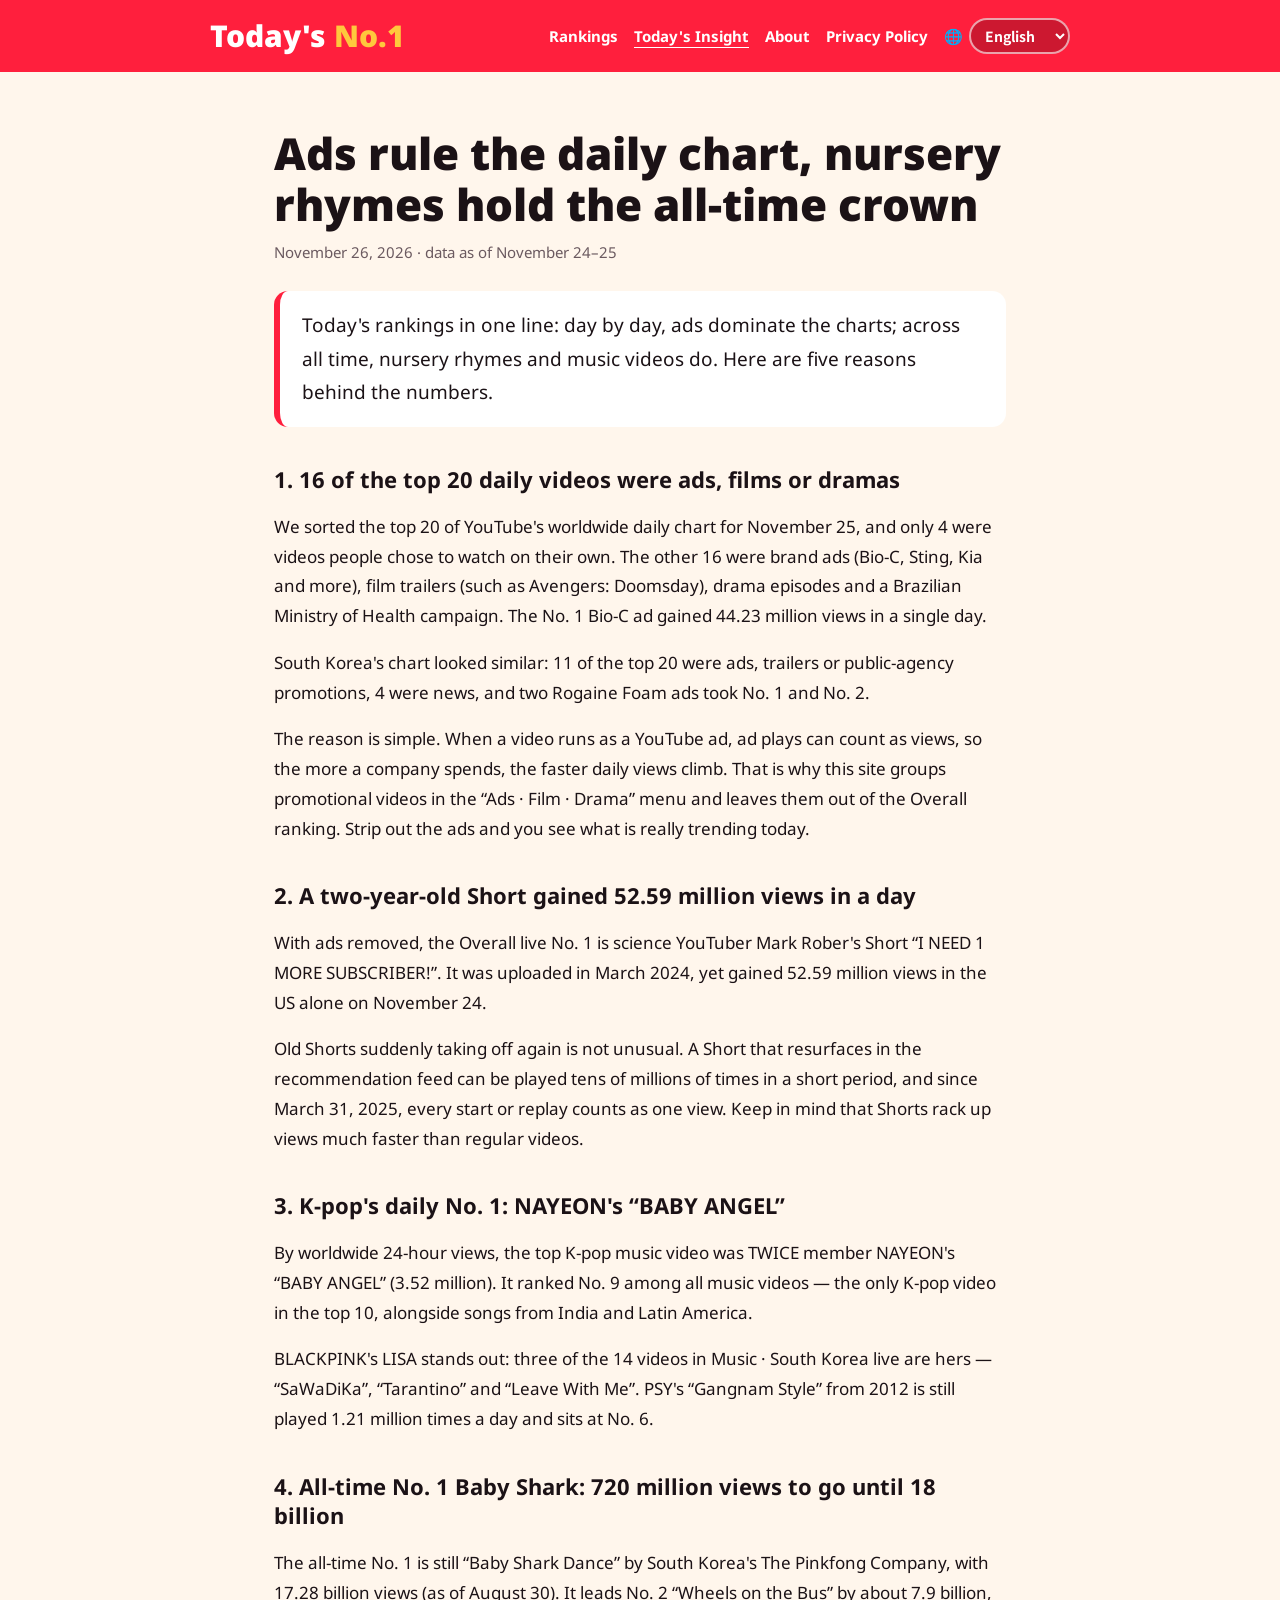
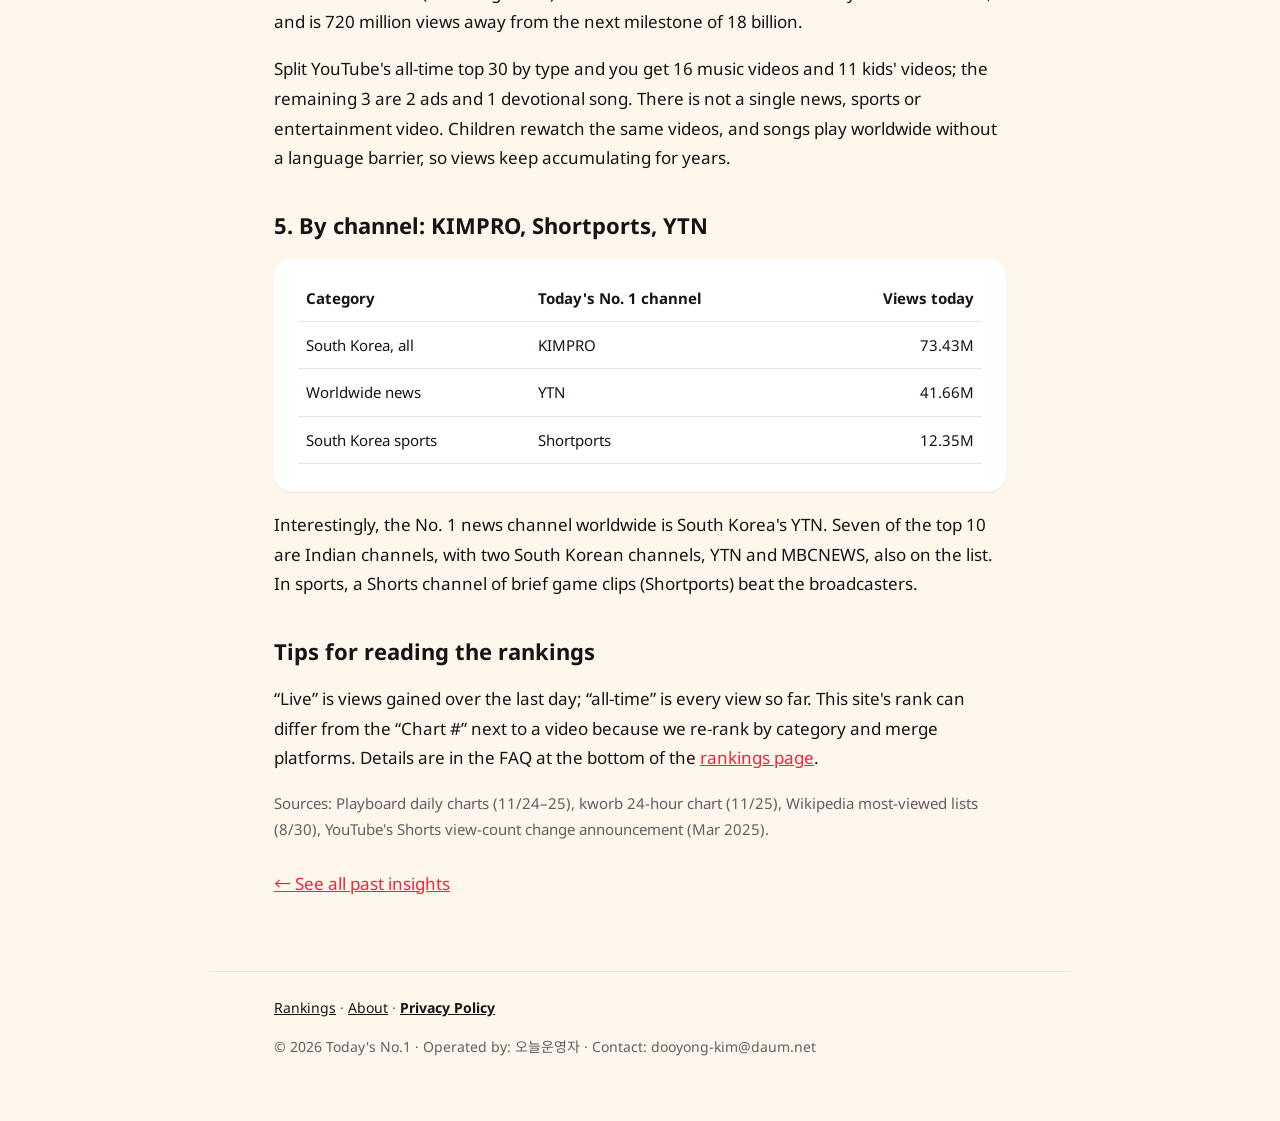
<file: posts/2026-11-26.html>
<!DOCTYPE html>
<html lang="ko">
<head>
<meta charset="utf-8">
<meta name="viewport" content="width=device-width, initial-scale=1, viewport-fit=cover">
<title>광고가 점령한 일간 차트, 동요가 지키는 역대 1위 — 오늘의 1위 해설</title>
<meta name="description" content="2026년 11월 26일 조회수 순위 해설: 일간 차트 20편 중 16편이 광고·영화·드라마였던 이유, 2년 된 쇼츠가 하루 5천만 회를 넘긴 배경, K팝 1위 나연.">
<meta property="og:title" content="광고가 점령한 일간 차트, 동요가 지키는 역대 1위">
<meta property="og:type" content="article">
<link rel="icon" type="image/png" sizes="32x32" href="../icons/favicon-32.png">
<link rel="manifest" href="../manifest.webmanifest">
<link rel="apple-touch-icon" href="../icons/apple-touch-icon.png">
<meta name="theme-color" content="#ff1f3d">
<link rel="preconnect" href="https://fonts.googleapis.com">
<link href="https://fonts.googleapis.com/css2?family=Black+Han+Sans&family=Noto+Sans+KR:wght@400;700&display=swap" rel="stylesheet">
<link rel="stylesheet" href="../assets/doc.css">
</head>
<body data-title-en="Ads rule the daily chart, nursery rhymes hold the all-time crown — Today's No.1">
<header class="top"><div class="top-in">
  <a class="logo" href="../" data-t="logo">오늘의 <span>1위</span></a>
  <nav aria-label="사이트"><a href="../" data-t="nav_rank">순위</a><a href="./" aria-current="page" data-t="nav_post">오늘의 해설</a><a href="../about.html" data-t="nav_about">소개</a><a href="../privacy.html" data-t="nav_privacy">개인정보처리방침</a><label class="lang">🌐<select class="langsel" aria-label="Language"></select></label></nav>
</div></header>
<main>
<div id="tnote" class="tnote" hidden></div>
<div data-lang="ko">
  <article>
  <h1>광고가 점령한 일간 차트, 동요가 지키는 역대 1위</h1>
  <p class="meta">2026년 11월 26일 · 데이터 기준 11월 24~25일</p>
  <p class="lead">오늘 순위표를 한 줄로 요약하면 이렇습니다. 하루 단위로는 광고가, 역대 기록으로는 동요와 뮤직비디오가 차트를 지배하고 있습니다. 숫자 뒤에 있는 이유를 다섯 가지로 정리했습니다.</p>

  <h2>1. 하루 조회수 상위 20편 중 16편이 광고·영화·드라마</h2>
  <p>11월 25일 전세계 유튜브 일간 차트 상위 20편을 분류해 보니, 사람들이 스스로 찾아 본 영상은 4편뿐이었습니다. 나머지 16편은 브랜드 광고(Bio-C, Sting, Kia 등), 영화 예고편(어벤져스: 둠스데이 등), 드라마 회차, 브라질 보건부 홍보 영상이었습니다. 1위인 Bio-C 광고는 하루에만 4,423만 회가 늘었습니다.</p>
  <p>South Korea 차트도 비슷합니다. 상위 20편 중 11편이 광고·예고편·공공기관 홍보, 4편이 뉴스였고, 로게인 폼 광고 두 편이 1·2위를 차지했습니다.</p>
  <p>이유는 간단합니다. 유튜브 광고로 내보낸 영상은 광고로 재생된 횟수도 조회수에 포함될 수 있어서, 광고비를 많이 쓸수록 하루 조회수가 크게 오릅니다. 그래서 이 사이트는 광고성 영상을 ‘광고·영화·드라마’ 메뉴로 따로 모으고, ‘종합’ 순위에서는 뺐습니다. 광고를 걷어 내야 진짜 ‘오늘 뜨는 영상’이 보입니다.</p>

  <h2>2. 2년 된 쇼츠가 하루 5,259만 회</h2>
  <p>광고를 뺀 종합 실시간 1위는 과학 유튜버 마크 로버(Mark Rober)의 쇼츠 ‘I NEED 1 MORE SUBSCRIBER!’입니다. 2024년 3월에 올라온 영상인데 11월 24일 하루 동안 미국에서만 5,259만 회가 늘었습니다.</p>
  <p>오래된 쇼츠가 갑자기 다시 뜨는 일은 드물지 않습니다. 쇼츠는 추천 피드에 다시 노출되면 짧은 시간에 수천만 번 재생될 수 있고, 2025년 3월 31일부터는 재생이 시작되거나 반복될 때마다 조회수 1회로 세는 방식으로 바뀌었습니다. 쇼츠 조회수는 일반 동영상보다 훨씬 빨리 쌓인다는 점을 염두에 두고 순위를 보면 좋습니다.</p>

  <h2>3. K팝 하루 1위는 나연 ‘BABY ANGEL’</h2>
  <p>전세계 24시간 조회수 기준으로 K팝 뮤직비디오 1위는 트와이스 나연의 ‘BABY ANGEL’(352만 회)이었습니다. 전체 뮤직비디오 중에서도 9위로, 인도·중남미 곡들 사이에서 K팝으로는 유일하게 10위 안에 들었습니다.</p>
  <p>눈에 띄는 이름은 블랙핑크 리사입니다. 음악 · South Korea 실시간 14편 중 ‘SaWaDiKa’, ‘Tarantino’, ‘Leave With Me’ 세 편이 리사의 곡입니다. 2012년에 나온 싸이 ‘강남스타일’도 여전히 하루 121만 회씩 재생되며 6위에 올라 있습니다.</p>

  <h2>4. 역대 1위 아기상어, 180억 회까지 7.2억 회</h2>
  <p>누적 조회수 1위는 여전히 한국 기업 더핑크퐁컴퍼니의 ‘아기상어 체조’로 172.8억 회(8월 30일 기준)입니다. 2위 ‘Wheels on the Bus’보다 약 79억 회 많고, 다음 고비인 180억 회까지 7.2억 회가 남았습니다.</p>
  <p>유튜브 역대 조회수 상위 30편을 나눠 보면 음악 16편, 키즈 11편이고 나머지 3편은 광고 2편과 종교 노래 1편입니다. 뉴스·스포츠·예능 영상은 하나도 없습니다. 아이들이 같은 영상을 반복해 보고, 노래는 언어 장벽 없이 전 세계에서 재생되기 때문에 수년에 걸쳐 조회수가 계속 쌓이는 구조입니다.</p>

  <h2>5. 채널로 보면: 김프로, 숏포츠, YTN</h2>
  <div class="card">
  <table>
    <thead><tr><th>분야</th><th>오늘 1위 채널</th><th style="text-align:right">하루 조회수</th></tr></thead>
    <tbody>
      <tr><td>South Korea 전체</td><td>김프로KIMPRO</td><td class="n">7,343만</td></tr>
      <tr><td>전세계 뉴스·시사</td><td>YTN</td><td class="n">4,166만</td></tr>
      <tr><td>South Korea 스포츠</td><td>숏포츠</td><td class="n">1,235만</td></tr>
    </tbody>
  </table>
  </div>
  <p>전세계 뉴스 채널 순위 1위가 한국의 YTN이라는 점이 흥미롭습니다. 상위 10곳 중 7곳이 인도 채널인 가운데 YTN과 MBCNEWS 두 한국 채널이 이름을 올렸습니다. 스포츠에서는 중계 채널보다 짧은 경기 장면을 모은 쇼츠 채널(숏포츠)이 앞섰습니다.</p>

  <h2>순위를 볼 때 알아 두면 좋은 점</h2>
  <p>‘실시간’은 최근 하루 동안 늘어난 조회수, ‘누적’은 지금까지 쌓인 전체 조회수입니다. 영상 옆 ‘차트 ○위’와 이 사이트의 순위가 다른 이유는 분야별로 다시 매기고 플랫폼을 합쳐 정렬했기 때문입니다. 자세한 내용은 <a href="../#total-global">순위 페이지</a> 아래 ‘자주 묻는 질문’에 정리해 두었습니다.</p>
  <p class="meta">출처: Playboard 일간 차트(11/24~25), kworb 24시간 차트(11/25), Wikipedia 최다 조회수 목록(8/30), YouTube 쇼츠 집계 방식 변경 발표(2025.3).</p>
  </article>
  </div>
<div data-lang="en" lang="en" hidden>
  <article>
  <h1>Ads rule the daily chart, nursery rhymes hold the all-time crown</h1>
  <p class="meta">November 26, 2026 · data as of November 24–25</p>
  <p class="lead">Today's rankings in one line: day by day, ads dominate the charts; across all time, nursery rhymes and music videos do. Here are five reasons behind the numbers.</p>

  <h2>1. 16 of the top 20 daily videos were ads, films or dramas</h2>
  <p>We sorted the top 20 of YouTube's worldwide daily chart for November 25, and only 4 were videos people chose to watch on their own. The other 16 were brand ads (Bio-C, Sting, Kia and more), film trailers (such as Avengers: Doomsday), drama episodes and a Brazilian Ministry of Health campaign. The No. 1 Bio-C ad gained 44.23 million views in a single day.</p>
  <p>South Korea's chart looked similar: 11 of the top 20 were ads, trailers or public-agency promotions, 4 were news, and two Rogaine Foam ads took No. 1 and No. 2.</p>
  <p>The reason is simple. When a video runs as a YouTube ad, ad plays can count as views, so the more a company spends, the faster daily views climb. That is why this site groups promotional videos in the “Ads · Film · Drama” menu and leaves them out of the Overall ranking. Strip out the ads and you see what is really trending today.</p>

  <h2>2. A two-year-old Short gained 52.59 million views in a day</h2>
  <p>With ads removed, the Overall live No. 1 is science YouTuber Mark Rober's Short “I NEED 1 MORE SUBSCRIBER!”. It was uploaded in March 2024, yet gained 52.59 million views in the US alone on November 24.</p>
  <p>Old Shorts suddenly taking off again is not unusual. A Short that resurfaces in the recommendation feed can be played tens of millions of times in a short period, and since March 31, 2025, every start or replay counts as one view. Keep in mind that Shorts rack up views much faster than regular videos.</p>

  <h2>3. K-pop's daily No. 1: NAYEON's “BABY ANGEL”</h2>
  <p>By worldwide 24-hour views, the top K-pop music video was TWICE member NAYEON's “BABY ANGEL” (3.52 million). It ranked No. 9 among all music videos — the only K-pop video in the top 10, alongside songs from India and Latin America.</p>
  <p>BLACKPINK's LISA stands out: three of the 14 videos in Music · South Korea live are hers — “SaWaDiKa”, “Tarantino” and “Leave With Me”. PSY's “Gangnam Style” from 2012 is still played 1.21 million times a day and sits at No. 6.</p>

  <h2>4. All-time No. 1 Baby Shark: 720 million views to go until 18 billion</h2>
  <p>The all-time No. 1 is still “Baby Shark Dance” by South Korea's The Pinkfong Company, with 17.28 billion views (as of August 30). It leads No. 2 “Wheels on the Bus” by about 7.9 billion, and is 720 million views away from the next milestone of 18 billion.</p>
  <p>Split YouTube's all-time top 30 by type and you get 16 music videos and 11 kids' videos; the remaining 3 are 2 ads and 1 devotional song. There is not a single news, sports or entertainment video. Children rewatch the same videos, and songs play worldwide without a language barrier, so views keep accumulating for years.</p>

  <h2>5. By channel: KIMPRO, Shortports, YTN</h2>
  <div class="card">
  <table>
    <thead><tr><th>Category</th><th>Today's No. 1 channel</th><th style="text-align:right">Views today</th></tr></thead>
    <tbody>
      <tr><td>South Korea, all</td><td>KIMPRO</td><td class="n">73.43M</td></tr>
      <tr><td>Worldwide news</td><td>YTN</td><td class="n">41.66M</td></tr>
      <tr><td>South Korea sports</td><td>Shortports</td><td class="n">12.35M</td></tr>
    </tbody>
  </table>
  </div>
  <p>Interestingly, the No. 1 news channel worldwide is South Korea's YTN. Seven of the top 10 are Indian channels, with two South Korean channels, YTN and MBCNEWS, also on the list. In sports, a Shorts channel of brief game clips (Shortports) beat the broadcasters.</p>

  <h2>Tips for reading the rankings</h2>
  <p>“Live” is views gained over the last day; “all-time” is every view so far. This site's rank can differ from the “Chart #” next to a video because we re-rank by category and merge platforms. Details are in the FAQ at the bottom of the <a href="../?lang=en#total-global">rankings page</a>.</p>
  <p class="meta">Sources: Playboard daily charts (11/24–25), kworb 24-hour chart (11/25), Wikipedia most-viewed lists (8/30), YouTube's Shorts view-count change announcement (Mar 2025).</p>
  </article>
</div>
<div class="adslot" data-slot="bottom"></div>
  <p><a href="./" data-t="back">← 지난 해설 모두 보기</a></p>
</main>
<footer><a href="../" data-t="nav_rank">순위</a> · <a href="../about.html" data-t="nav_about">소개</a> · <a href="../privacy.html"><b data-t="nav_privacy">개인정보처리방침</b></a><p id="fop"></p></footer>
<script src="../site.config.js"></script>
<script src="../assets/doc.js"></script>
</body>
</html>
</file>
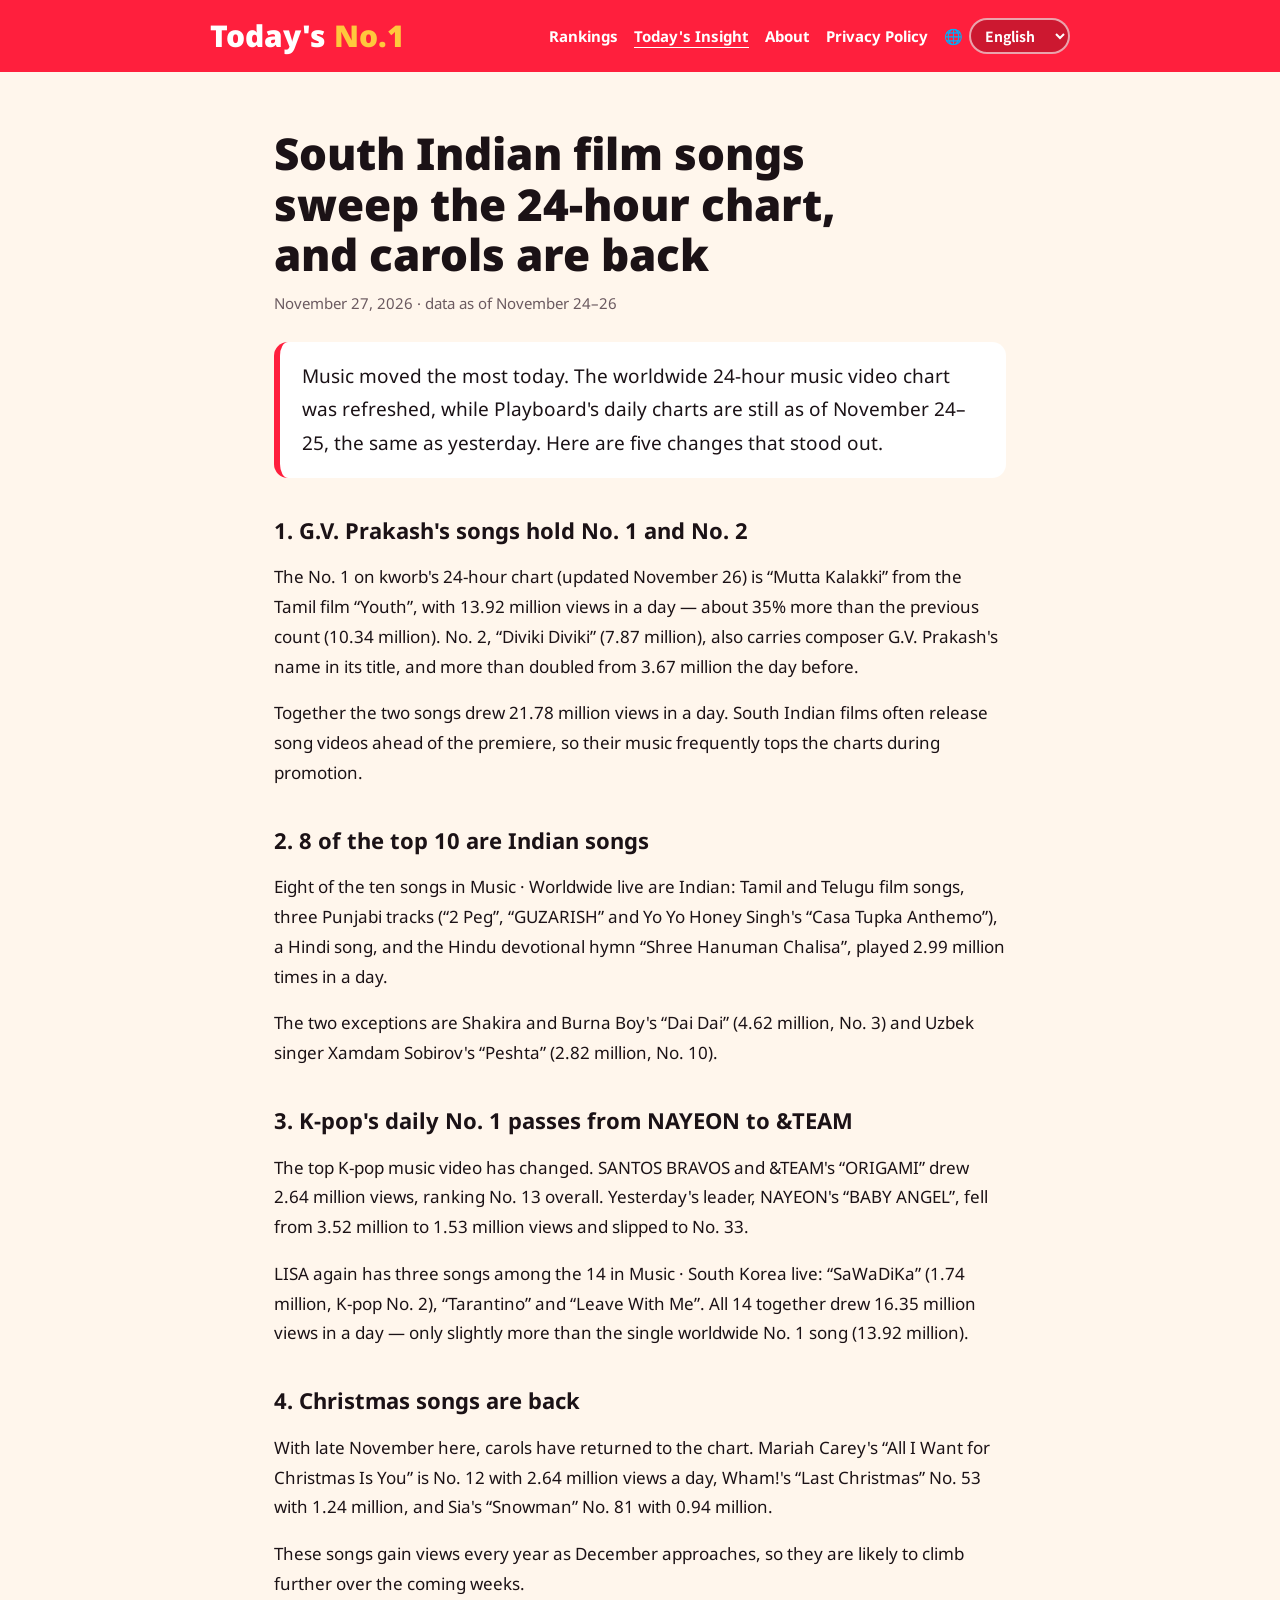
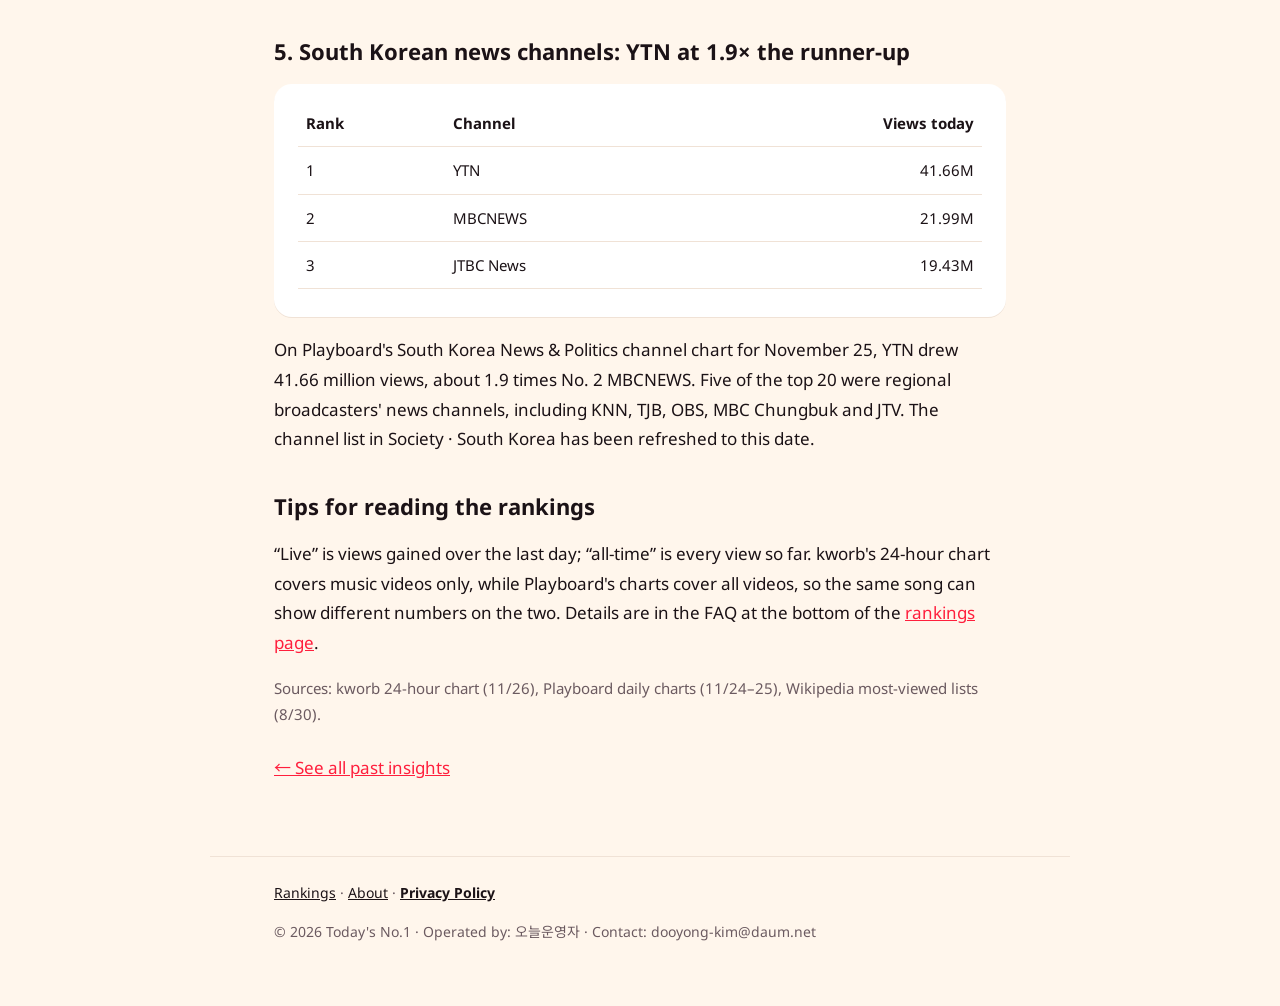
<file: posts/2026-11-27.html>
<!DOCTYPE html>
<html lang="ko">
<head>
<meta charset="utf-8">
<meta name="viewport" content="width=device-width, initial-scale=1, viewport-fit=cover">
<title>남인도 영화음악이 휩쓴 24시간 차트, 캐럴도 돌아왔다 — 오늘의 1위 해설</title>
<meta name="description" content="2026년 11월 27일 조회수 순위 해설: 24시간 뮤직비디오 1·2위를 차지한 남인도 영화음악, K팝 1위가 된 &amp;TEAM, 시즌을 맞아 돌아온 크리스마스 노래, 한국 뉴스 채널 순위.">
<meta property="og:title" content="남인도 영화음악이 휩쓴 24시간 차트, 캐럴도 돌아왔다">
<meta property="og:type" content="article">
<link rel="icon" type="image/png" sizes="32x32" href="../icons/favicon-32.png">
<link rel="manifest" href="../manifest.webmanifest">
<link rel="apple-touch-icon" href="../icons/apple-touch-icon.png">
<meta name="theme-color" content="#ff1f3d">
<link rel="preconnect" href="https://fonts.googleapis.com">
<link href="https://fonts.googleapis.com/css2?family=Black+Han+Sans&family=Noto+Sans+KR:wght@400;700&display=swap" rel="stylesheet">
<link rel="stylesheet" href="../assets/doc.css">
</head>
<body data-title-en="South Indian film songs sweep the 24-hour chart, and carols are back — Today's No.1">
<header class="top"><div class="top-in">
  <a class="logo" href="../" data-t="logo">오늘의 <span>1위</span></a>
  <nav aria-label="사이트"><a href="../" data-t="nav_rank">순위</a><a href="./" aria-current="page" data-t="nav_post">오늘의 해설</a><a href="../about.html" data-t="nav_about">소개</a><a href="../privacy.html" data-t="nav_privacy">개인정보처리방침</a><label class="lang">🌐<select class="langsel" aria-label="Language"></select></label></nav>
</div></header>
<main>
<div id="tnote" class="tnote" hidden></div>
<div data-lang="ko">
  <article>
  <h1>남인도 영화음악이 휩쓴 24시간 차트, 캐럴도 돌아왔다</h1>
  <p class="meta">2026년 11월 27일 · 데이터 기준 11월 24~26일</p>
  <p class="lead">오늘은 음악 차트가 가장 크게 움직였습니다. 전세계 24시간 뮤직비디오 순위가 새로 집계됐고, Playboard 일간 차트는 어제와 같은 11월 24~25일 기준입니다. 눈에 띄는 변화를 다섯 가지로 정리했습니다.</p>

  <h2>1. 24시간 1·2위가 모두 G.V. 프라카시의 노래</h2>
  <p>kworb 24시간 차트(11월 26일 갱신) 1위는 타밀 영화 ‘Youth’의 ‘Mutta Kalakki’로 하루 1,392만 회였습니다. 전날 집계(1,034만 회)보다 약 35% 늘었습니다. 2위 ‘Diviki Diviki’(787만 회)도 제목에 작곡가 G.V. 프라카시의 이름이 올라 있는 곡으로, 전날 367만 회에서 두 배 넘게 뛰었습니다.</p>
  <p>두 곡을 합치면 하루 2,178만 회입니다. 남인도 영화는 개봉 전에 노래 영상을 먼저 공개하는 경우가 많아, 영화 홍보 기간에 음악 차트 상위권을 차지하는 일이 잦습니다.</p>

  <h2>2. 상위 10곡 중 8곡이 인도 음악</h2>
  <p>음악 · 전세계 실시간 10곡 가운데 8곡이 인도 음악입니다. 타밀·텔루구 영화음악, 펀자브어 노래 3곡(‘2 Peg’, ‘GUZARISH’, Yo Yo Honey Singh의 ‘Casa Tupka Anthemo’), 힌디 노래, 그리고 하루 299만 회가 재생된 힌두교 찬가 ‘Shree Hanuman Chalisa’까지 들어 있습니다.</p>
  <p>예외는 두 곡입니다. 샤키라와 버나 보이의 ‘Dai Dai’(462만 회, 3위)와 우즈베키스탄 가수 Xamdam Sobirov의 ‘Peshta’(282만 회, 10위)입니다.</p>

  <h2>3. K팝 하루 1위가 나연에서 &amp;TEAM으로</h2>
  <p>K팝 뮤직비디오 1위가 바뀌었습니다. SANTOS BRAVOS와 &amp;TEAM의 ‘ORIGAMI’가 264만 회로 전체 13위에 올랐습니다. 어제 1위였던 나연의 ‘BABY ANGEL’은 352만 회에서 153만 회로 줄며 33위로 내려왔습니다.</p>
  <p>리사는 오늘도 ‘SaWaDiKa’(174만 회, K팝 2위), ‘Tarantino’, ‘Leave With Me’ 세 곡을 음악 · South Korea 실시간 14곡 안에 올렸습니다. 14곡의 하루 조회수를 모두 더하면 1,635만 회로, 전세계 1위 곡 한 편(1,392만 회)보다 조금 많은 수준입니다.</p>

  <h2>4. 크리스마스 노래가 돌아왔다</h2>
  <p>11월 말이 되자 캐럴이 차트에 다시 등장했습니다. 머라이어 캐리의 ‘All I Want for Christmas Is You’가 하루 264만 회로 12위, 왬!의 ‘Last Christmas’가 124만 회로 53위, 시아의 ‘Snowman’이 94만 회로 81위입니다.</p>
  <p>이 노래들은 해마다 12월로 갈수록 조회수가 늘어나는 곡들이라, 앞으로 몇 주 동안 순위가 더 오를 가능성이 큽니다.</p>

  <h2>5. 한국 뉴스 채널: YTN이 2위의 1.9배</h2>
  <div class="card">
  <table>
    <thead><tr><th>순위</th><th>채널</th><th style="text-align:right">하루 조회수</th></tr></thead>
    <tbody>
      <tr><td>1</td><td>YTN</td><td class="n">4,166만</td></tr>
      <tr><td>2</td><td>MBCNEWS</td><td class="n">2,199만</td></tr>
      <tr><td>3</td><td>JTBC News</td><td class="n">1,943만</td></tr>
    </tbody>
  </table>
  </div>
  <p>11월 25일 Playboard South Korea 뉴스·정치 채널 차트에서 YTN은 4,166만 회로 2위 MBCNEWS의 약 1.9배였습니다. 상위 20곳 중 KNN, TJB, OBS, MBC충북, JTV 등 지역 방송 뉴스가 5곳이었습니다. 사회 · South Korea 메뉴의 채널 목록을 이 날짜 기준으로 새로 바꿨습니다.</p>

  <h2>순위를 볼 때 알아 두면 좋은 점</h2>
  <p>‘실시간’은 최근 하루 동안 늘어난 조회수, ‘누적’은 지금까지 쌓인 전체 조회수입니다. kworb 24시간 차트는 뮤직비디오만, Playboard 차트는 모든 영상을 대상으로 하므로 같은 곡이라도 두 차트의 숫자가 다를 수 있습니다. 자세한 내용은 <a href="../#total-global">순위 페이지</a> 아래 ‘자주 묻는 질문’에 정리해 두었습니다.</p>
  <p class="meta">출처: kworb 24시간 차트(11/26), Playboard 일간 차트(11/24~25), Wikipedia 최다 조회수 목록(8/30).</p>
  </article>
  </div>
<div data-lang="en" lang="en" hidden>
  <article>
  <h1>South Indian film songs sweep the 24-hour chart, and carols are back</h1>
  <p class="meta">November 27, 2026 · data as of November 24–26</p>
  <p class="lead">Music moved the most today. The worldwide 24-hour music video chart was refreshed, while Playboard's daily charts are still as of November 24–25, the same as yesterday. Here are five changes that stood out.</p>

  <h2>1. G.V. Prakash's songs hold No. 1 and No. 2</h2>
  <p>The No. 1 on kworb's 24-hour chart (updated November 26) is “Mutta Kalakki” from the Tamil film “Youth”, with 13.92 million views in a day — about 35% more than the previous count (10.34 million). No. 2, “Diviki Diviki” (7.87 million), also carries composer G.V. Prakash's name in its title, and more than doubled from 3.67 million the day before.</p>
  <p>Together the two songs drew 21.78 million views in a day. South Indian films often release song videos ahead of the premiere, so their music frequently tops the charts during promotion.</p>

  <h2>2. 8 of the top 10 are Indian songs</h2>
  <p>Eight of the ten songs in Music · Worldwide live are Indian: Tamil and Telugu film songs, three Punjabi tracks (“2 Peg”, “GUZARISH” and Yo Yo Honey Singh's “Casa Tupka Anthemo”), a Hindi song, and the Hindu devotional hymn “Shree Hanuman Chalisa”, played 2.99 million times in a day.</p>
  <p>The two exceptions are Shakira and Burna Boy's “Dai Dai” (4.62 million, No. 3) and Uzbek singer Xamdam Sobirov's “Peshta” (2.82 million, No. 10).</p>

  <h2>3. K-pop's daily No. 1 passes from NAYEON to &amp;TEAM</h2>
  <p>The top K-pop music video has changed. SANTOS BRAVOS and &amp;TEAM's “ORIGAMI” drew 2.64 million views, ranking No. 13 overall. Yesterday's leader, NAYEON's “BABY ANGEL”, fell from 3.52 million to 1.53 million views and slipped to No. 33.</p>
  <p>LISA again has three songs among the 14 in Music · South Korea live: “SaWaDiKa” (1.74 million, K-pop No. 2), “Tarantino” and “Leave With Me”. All 14 together drew 16.35 million views in a day — only slightly more than the single worldwide No. 1 song (13.92 million).</p>

  <h2>4. Christmas songs are back</h2>
  <p>With late November here, carols have returned to the chart. Mariah Carey's “All I Want for Christmas Is You” is No. 12 with 2.64 million views a day, Wham!'s “Last Christmas” No. 53 with 1.24 million, and Sia's “Snowman” No. 81 with 0.94 million.</p>
  <p>These songs gain views every year as December approaches, so they are likely to climb further over the coming weeks.</p>

  <h2>5. South Korean news channels: YTN at 1.9× the runner-up</h2>
  <div class="card">
  <table>
    <thead><tr><th>Rank</th><th>Channel</th><th style="text-align:right">Views today</th></tr></thead>
    <tbody>
      <tr><td>1</td><td>YTN</td><td class="n">41.66M</td></tr>
      <tr><td>2</td><td>MBCNEWS</td><td class="n">21.99M</td></tr>
      <tr><td>3</td><td>JTBC News</td><td class="n">19.43M</td></tr>
    </tbody>
  </table>
  </div>
  <p>On Playboard's South Korea News &amp; Politics channel chart for November 25, YTN drew 41.66 million views, about 1.9 times No. 2 MBCNEWS. Five of the top 20 were regional broadcasters' news channels, including KNN, TJB, OBS, MBC Chungbuk and JTV. The channel list in Society · South Korea has been refreshed to this date.</p>

  <h2>Tips for reading the rankings</h2>
  <p>“Live” is views gained over the last day; “all-time” is every view so far. kworb's 24-hour chart covers music videos only, while Playboard's charts cover all videos, so the same song can show different numbers on the two. Details are in the FAQ at the bottom of the <a href="../?lang=en#total-global">rankings page</a>.</p>
  <p class="meta">Sources: kworb 24-hour chart (11/26), Playboard daily charts (11/24–25), Wikipedia most-viewed lists (8/30).</p>
  </article>
</div>
<div class="adslot" data-slot="bottom"></div>
  <p><a href="./" data-t="back">← 지난 해설 모두 보기</a></p>
</main>
<footer><a href="../" data-t="nav_rank">순위</a> · <a href="../about.html" data-t="nav_about">소개</a> · <a href="../privacy.html"><b data-t="nav_privacy">개인정보처리방침</b></a><p id="fop"></p></footer>
<script src="../site.config.js"></script>
<script src="../assets/doc.js"></script>
</body>
</html>
</file>
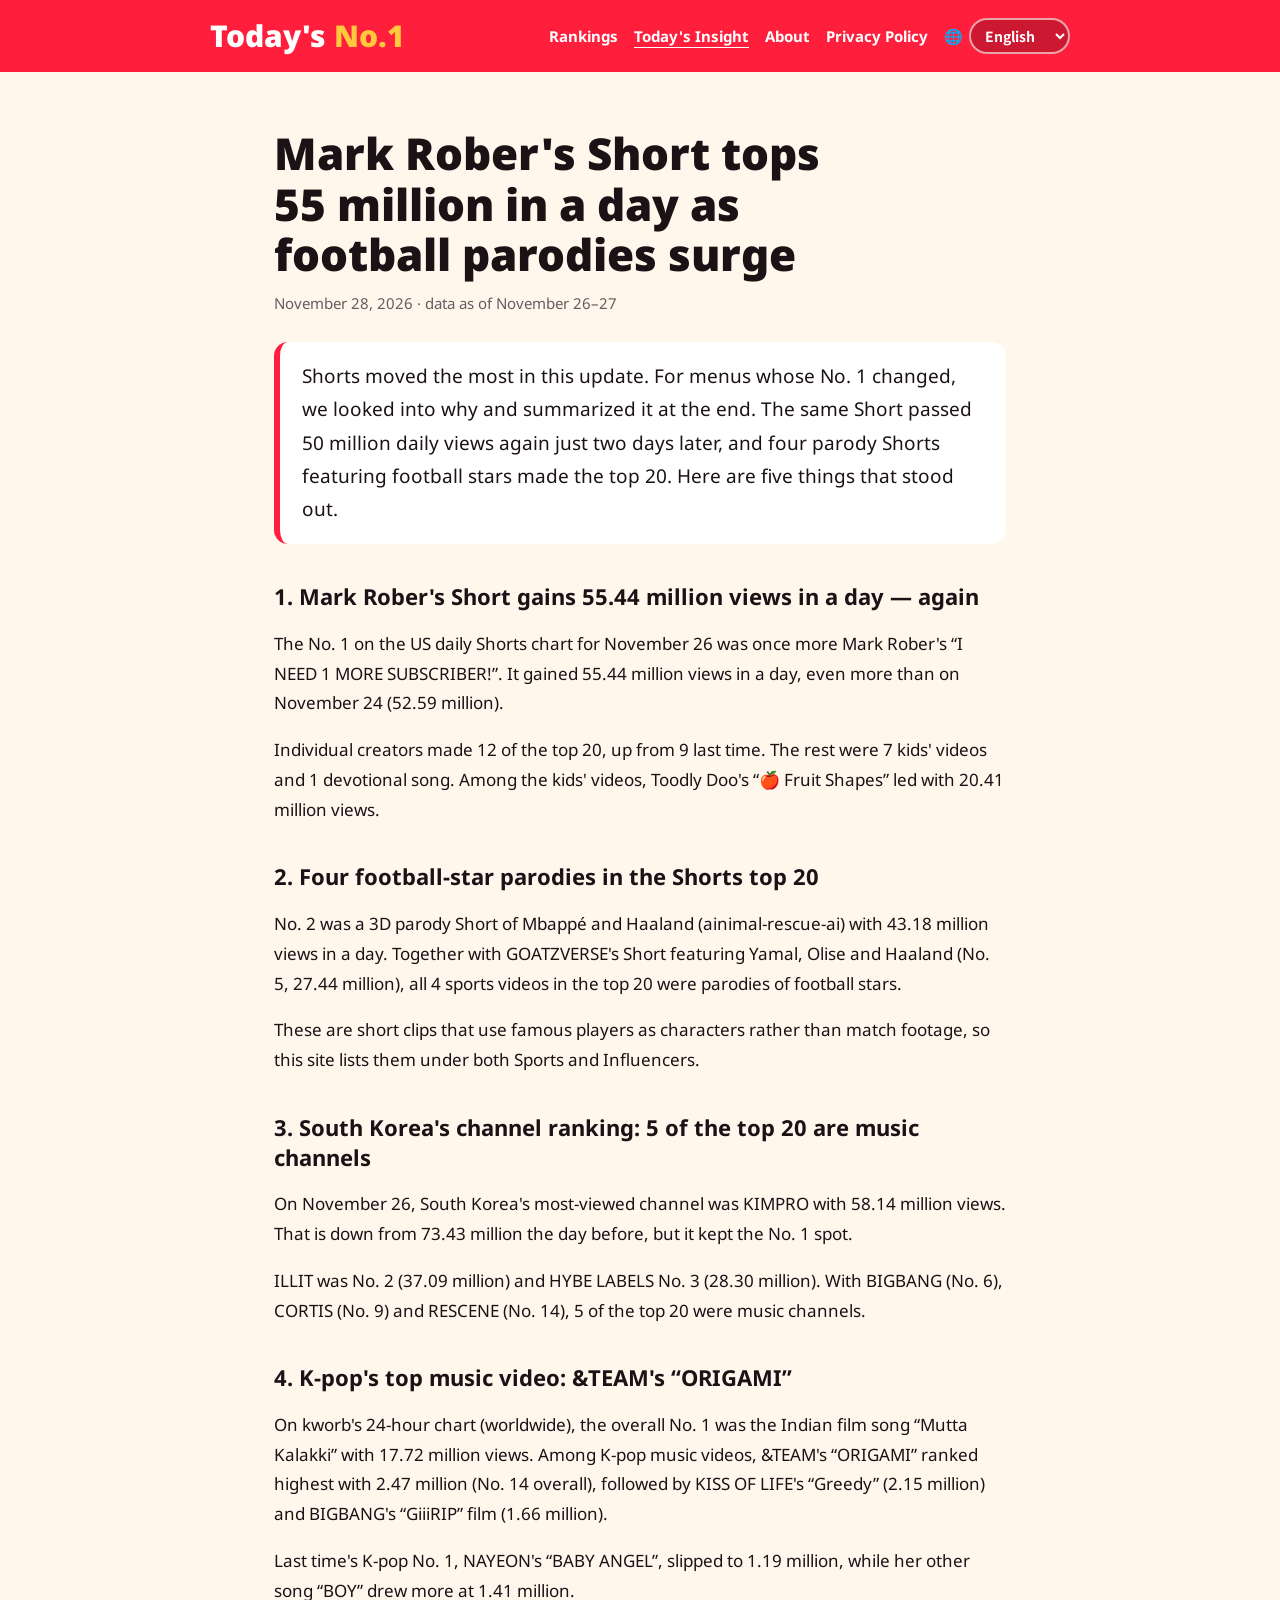
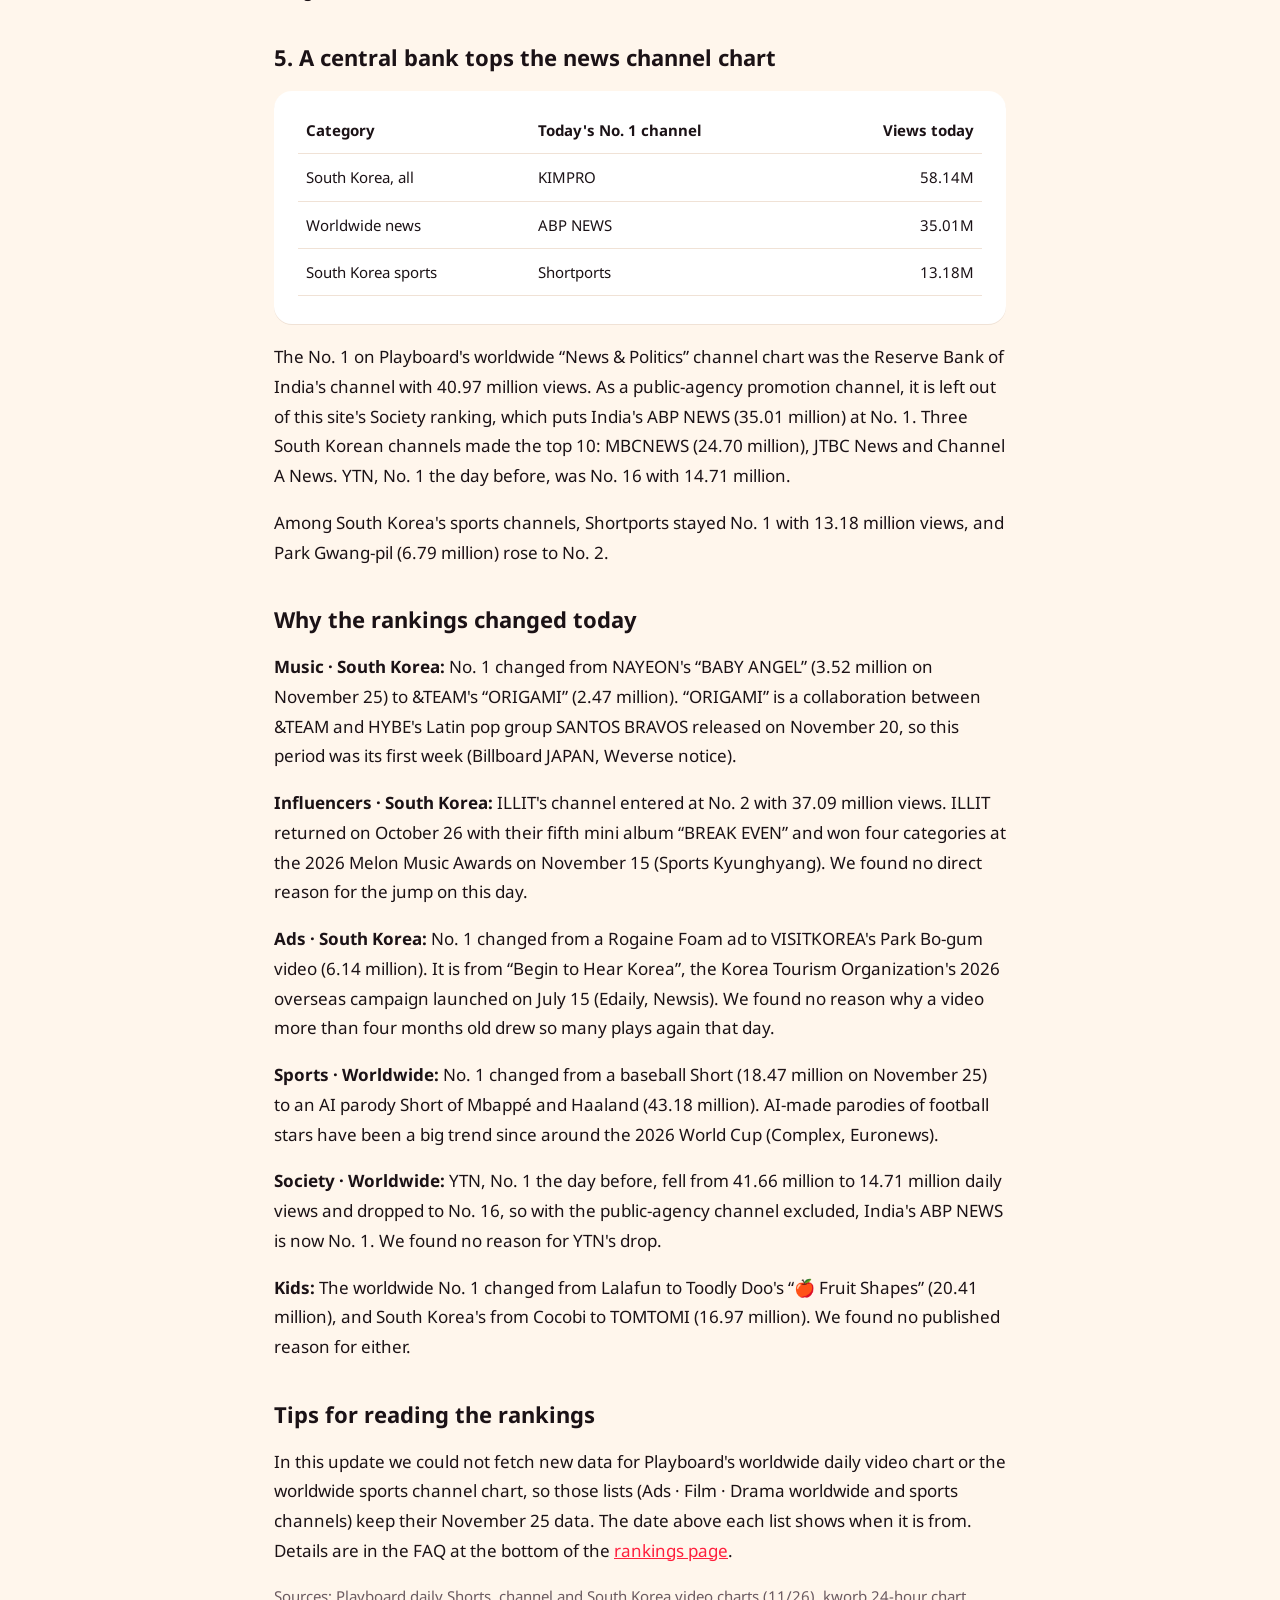
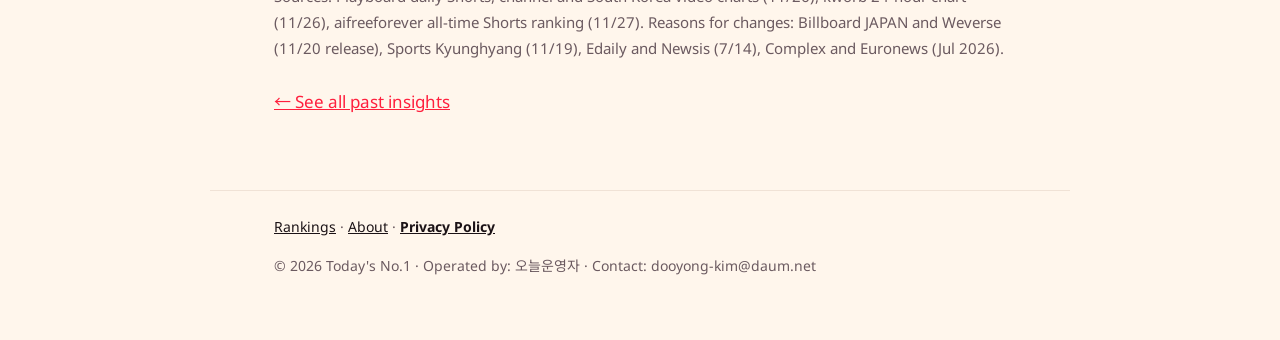
<file: posts/2026-11-28.html>
<!DOCTYPE html>
<html lang="ko">
<head>
<meta charset="utf-8">
<meta name="viewport" content="width=device-width, initial-scale=1, viewport-fit=cover">
<title>마크 로버 쇼츠 하루 5,544만, 축구 스타 패러디가 뜬 날 — 오늘의 1위 해설</title>
<meta name="description" content="2026년 11월 28일 조회수 순위 해설: 마크 로버 쇼츠의 하루 5,544만 회, 쇼츠 상위권에 오른 축구 스타 패러디, K팝 채널 강세, 뉴스 차트 1위에 오른 인도 중앙은행.">
<meta property="og:title" content="마크 로버 쇼츠 하루 5,544만, 축구 스타 패러디가 뜬 날">
<meta property="og:type" content="article">
<link rel="icon" type="image/png" sizes="32x32" href="../icons/favicon-32.png">
<link rel="manifest" href="../manifest.webmanifest">
<link rel="apple-touch-icon" href="../icons/apple-touch-icon.png">
<meta name="theme-color" content="#ff1f3d">
<link rel="preconnect" href="https://fonts.googleapis.com">
<link href="https://fonts.googleapis.com/css2?family=Black+Han+Sans&family=Noto+Sans+KR:wght@400;700&display=swap" rel="stylesheet">
<link rel="stylesheet" href="../assets/doc.css">
</head>
<body data-title-en="Mark Rober's Short tops 55 million in a day as football parodies surge — Today's No.1">
<header class="top"><div class="top-in">
  <a class="logo" href="../" data-t="logo">오늘의 <span>1위</span></a>
  <nav aria-label="사이트"><a href="../" data-t="nav_rank">순위</a><a href="./" aria-current="page" data-t="nav_post">오늘의 해설</a><a href="../about.html" data-t="nav_about">소개</a><a href="../privacy.html" data-t="nav_privacy">개인정보처리방침</a><label class="lang">🌐<select class="langsel" aria-label="Language"></select></label></nav>
</div></header>
<main>
<div id="tnote" class="tnote" hidden></div>
<div data-lang="ko">
  <article>
  <h1>마크 로버 쇼츠 하루 5,544만, 축구 스타 패러디가 뜬 날</h1>
  <p class="meta">2026년 11월 28일 · 데이터 기준 11월 26~27일</p>
  <p class="lead">이번 순위에서는 쇼츠가 가장 크게 움직였습니다. 1위가 바뀐 메뉴는 그 이유를 조사해 마지막에 따로 정리했습니다. 같은 쇼츠가 이틀 만에 다시 하루 5천만 회를 넘겼고, 축구 스타를 소재로 한 패러디 쇼츠 4편이 상위 20위 안에 들었습니다. 눈에 띈 점을 다섯 가지로 정리했습니다.</p>

  <h2>1. 마크 로버 쇼츠, 다시 하루 5,544만 회</h2>
  <p>11월 26일 미국 쇼츠 일간 차트 1위는 이번에도 마크 로버(Mark Rober)의 ‘I NEED 1 MORE SUBSCRIBER!’였습니다. 하루 동안 5,544만 회가 늘어, 11월 24일(5,259만 회)보다 오히려 더 많이 재생됐습니다.</p>
  <p>상위 20편 중 개인 크리에이터 영상은 12편으로, 지난번(9편)보다 늘었습니다. 나머지는 키즈 영상 7편과 종교 노래 1편이었습니다. 키즈 영상 중에서는 Toodly Doo의 ‘🍎 Fruit Shapes’가 2,041만 회로 가장 많았습니다.</p>

  <h2>2. 쇼츠 상위권에 오른 축구 스타 패러디 4편</h2>
  <p>2위는 음바페와 홀란을 3D 캐릭터로 만든 패러디 쇼츠(ainimal-rescue-ai)로 하루 4,318만 회였습니다. 야말·올리세·홀란이 나오는 GOATZVERSE의 쇼츠(5위, 2,744만 회)까지 합쳐, 상위 20편 중 스포츠 영상 4편이 모두 축구 스타 패러디였습니다.</p>
  <p>실제 경기 장면이 아니라 유명 선수를 캐릭터처럼 쓰는 짧은 영상이라 이 사이트에서는 ‘스포츠’ 메뉴와 ‘인플루언서’ 메뉴에 함께 넣었습니다.</p>

  <h2>3. South Korea 채널 순위, 상위 20곳 중 5곳이 음악 채널</h2>
  <p>11월 26일 South Korea 채널 하루 조회수 1위는 김프로KIMPRO로 5,814만 회였습니다. 하루 전(7,343만 회)보다 줄었지만 1위는 그대로입니다.</p>
  <p>2위는 ILLIT(3,709만 회), 3위는 HYBE LABELS(2,830만 회)였고, BIGBANG(6위), CORTIS(9위), RESCENE(14위)까지 상위 20곳 중 5곳이 음악 채널이었습니다.</p>

  <h2>4. K팝 뮤직비디오 1위는 &amp;TEAM ‘ORIGAMI’</h2>
  <p>kworb 24시간 차트(전세계)에서 전체 1위는 인도 영화 음악 ‘Mutta Kalakki’로 1,772만 회였습니다. K팝 뮤직비디오 중에서는 &amp;TEAM의 ‘ORIGAMI’가 247만 회(전체 14위)로 가장 높았고, KISS OF LIFE ‘Greedy’(215만 회), BIGBANG ‘기립 (GiiiRIP)’ 필름(166만 회)이 뒤를 이었습니다.</p>
  <p>지난번 K팝 1위였던 나연 ‘BABY ANGEL’은 119만 회로 내려왔고, 나연의 다른 곡 ‘BOY’가 141만 회로 더 많이 재생됐습니다.</p>

  <h2>5. 뉴스 채널 차트 1위는 인도 중앙은행</h2>
  <div class="card">
  <table>
    <thead><tr><th>분야</th><th>오늘 1위 채널</th><th style="text-align:right">하루 조회수</th></tr></thead>
    <tbody>
      <tr><td>South Korea 전체</td><td>김프로KIMPRO</td><td class="n">5,814만</td></tr>
      <tr><td>전세계 뉴스·시사</td><td>ABP NEWS</td><td class="n">3,501만</td></tr>
      <tr><td>South Korea 스포츠</td><td>숏포츠</td><td class="n">1,318만</td></tr>
    </tbody>
  </table>
  </div>
  <p>Playboard 전세계 ‘뉴스·정치’ 채널 차트 1위는 인도 중앙은행(Reserve Bank of India) 채널로 4,097만 회였습니다. 공공기관 홍보 채널이라 이 사이트의 사회 순위에서는 뺐고, 그래서 인도의 ABP NEWS(3,501만 회)가 1위입니다. South Korea 채널은 MBCNEWS(2,470만 회), JTBC News, 채널A News 세 곳이 10위 안에 들었습니다. 하루 전 1위였던 YTN은 1,471만 회로 16위였습니다.</p>
  <p>South Korea 스포츠 채널은 숏포츠가 1,318만 회로 1위를 지켰고, 박광필(679만 회)이 2위로 올라왔습니다.</p>

  <h2>오늘 순위가 바뀐 이유</h2>
  <p><b>음악 · South Korea:</b> 1위가 나연 ‘BABY ANGEL’(11월 25일 352만 회)에서 &amp;TEAM ‘ORIGAMI’(247만 회)로 바뀌었습니다. ‘ORIGAMI’는 &amp;TEAM과 하이브의 라틴 팝 그룹 SANTOS BRAVOS가 함께 부른 곡으로 11월 20일 공개돼, 이번 집계 기간이 공개 첫 주였습니다(Billboard JAPAN, Weverse 공지).</p>
  <p><b>인플루언서 · South Korea:</b> ILLIT 채널이 3,709만 회로 2위에 새로 들었습니다. ILLIT는 10월 26일 다섯 번째 미니앨범 ‘BREAK EVEN’으로 돌아왔고, 11월 15일 ‘2026 멜론뮤직어워드’에서 4개 부문을 받았습니다(스포츠경향). 다만 이날 조회수가 크게 뛴 직접적인 이유는 찾지 못했습니다.</p>
  <p><b>광고 · South Korea:</b> 1위가 로게인 폼 광고에서 VISITKOREA의 박보검 영상(614만 회)으로 바뀌었습니다. 이 영상은 한국관광공사가 7월 15일 공개한 2026 해외 홍보 캠페인 ‘Begin to Hear Korea’ 영상입니다(이데일리, 뉴시스). 공개된 지 넉 달이 넘은 영상이 이날 다시 많이 재생된 이유는 찾지 못했습니다.</p>
  <p><b>스포츠 · 전세계:</b> 1위가 야구 쇼츠(11월 25일 1,847만 회)에서 음바페·홀란 AI 패러디 쇼츠(4,318만 회)로 바뀌었습니다. 축구 스타를 AI로 만든 패러디 영상은 2026 월드컵 무렵부터 크게 유행했습니다(Complex, Euronews).</p>
  <p><b>사회 · 전세계:</b> 하루 전 1위였던 YTN의 하루 조회수가 4,166만 회에서 1,471만 회로 줄어 16위로 내려갔고, 공공기관 채널을 뺀 1위는 인도 ABP NEWS가 됐습니다. YTN 조회수가 줄어든 이유는 찾지 못했습니다.</p>
  <p><b>키즈:</b> 전세계 1위는 Lalafun에서 Toodly Doo ‘🍎 Fruit Shapes’(2,041만 회)로, South Korea 1위는 코코비에서 톰토미(1,697만 회)로 바뀌었습니다. 두 경우 모두 공개된 이유는 찾지 못했습니다.</p>

  <h2>순위를 볼 때 알아 두면 좋은 점</h2>
  <p>이번 갱신에서는 Playboard 전세계 동영상 일간 차트와 전세계 스포츠 채널 차트를 새로 가져오지 못해, 해당 목록(광고·영화·드라마 전세계, 스포츠 채널)은 11월 25일 데이터를 그대로 두었습니다. 각 목록 위의 날짜로 기준일을 확인할 수 있습니다. 자세한 내용은 <a href="../#total-global">순위 페이지</a> 아래 ‘자주 묻는 질문’에 정리해 두었습니다.</p>
  <p class="meta">출처: Playboard 쇼츠·채널·South Korea 동영상 일간 차트(11/26), kworb 24시간 차트(11/26), aifreeforever 쇼츠 누적 순위(11/27). 순위 변동 사유: Billboard JAPAN·Weverse(11/20 발매), 스포츠경향(11/19), 이데일리·뉴시스(7/14), Complex·Euronews(2026.7).</p>
  </article>
  </div>
<div data-lang="en" lang="en" hidden>
  <article>
  <h1>Mark Rober's Short tops 55 million in a day as football parodies surge</h1>
  <p class="meta">November 28, 2026 · data as of November 26–27</p>
  <p class="lead">Shorts moved the most in this update. For menus whose No. 1 changed, we looked into why and summarized it at the end. The same Short passed 50 million daily views again just two days later, and four parody Shorts featuring football stars made the top 20. Here are five things that stood out.</p>

  <h2>1. Mark Rober's Short gains 55.44 million views in a day — again</h2>
  <p>The No. 1 on the US daily Shorts chart for November 26 was once more Mark Rober's “I NEED 1 MORE SUBSCRIBER!”. It gained 55.44 million views in a day, even more than on November 24 (52.59 million).</p>
  <p>Individual creators made 12 of the top 20, up from 9 last time. The rest were 7 kids' videos and 1 devotional song. Among the kids' videos, Toodly Doo's “🍎 Fruit Shapes” led with 20.41 million views.</p>

  <h2>2. Four football-star parodies in the Shorts top 20</h2>
  <p>No. 2 was a 3D parody Short of Mbappé and Haaland (ainimal-rescue-ai) with 43.18 million views in a day. Together with GOATZVERSE's Short featuring Yamal, Olise and Haaland (No. 5, 27.44 million), all 4 sports videos in the top 20 were parodies of football stars.</p>
  <p>These are short clips that use famous players as characters rather than match footage, so this site lists them under both Sports and Influencers.</p>

  <h2>3. South Korea's channel ranking: 5 of the top 20 are music channels</h2>
  <p>On November 26, South Korea's most-viewed channel was KIMPRO with 58.14 million views. That is down from 73.43 million the day before, but it kept the No. 1 spot.</p>
  <p>ILLIT was No. 2 (37.09 million) and HYBE LABELS No. 3 (28.30 million). With BIGBANG (No. 6), CORTIS (No. 9) and RESCENE (No. 14), 5 of the top 20 were music channels.</p>

  <h2>4. K-pop's top music video: &amp;TEAM's “ORIGAMI”</h2>
  <p>On kworb's 24-hour chart (worldwide), the overall No. 1 was the Indian film song “Mutta Kalakki” with 17.72 million views. Among K-pop music videos, &amp;TEAM's “ORIGAMI” ranked highest with 2.47 million (No. 14 overall), followed by KISS OF LIFE's “Greedy” (2.15 million) and BIGBANG's “GiiiRIP” film (1.66 million).</p>
  <p>Last time's K-pop No. 1, NAYEON's “BABY ANGEL”, slipped to 1.19 million, while her other song “BOY” drew more at 1.41 million.</p>

  <h2>5. A central bank tops the news channel chart</h2>
  <div class="card">
  <table>
    <thead><tr><th>Category</th><th>Today's No. 1 channel</th><th style="text-align:right">Views today</th></tr></thead>
    <tbody>
      <tr><td>South Korea, all</td><td>KIMPRO</td><td class="n">58.14M</td></tr>
      <tr><td>Worldwide news</td><td>ABP NEWS</td><td class="n">35.01M</td></tr>
      <tr><td>South Korea sports</td><td>Shortports</td><td class="n">13.18M</td></tr>
    </tbody>
  </table>
  </div>
  <p>The No. 1 on Playboard's worldwide “News & Politics” channel chart was the Reserve Bank of India's channel with 40.97 million views. As a public-agency promotion channel, it is left out of this site's Society ranking, which puts India's ABP NEWS (35.01 million) at No. 1. Three South Korean channels made the top 10: MBCNEWS (24.70 million), JTBC News and Channel A News. YTN, No. 1 the day before, was No. 16 with 14.71 million.</p>
  <p>Among South Korea's sports channels, Shortports stayed No. 1 with 13.18 million views, and Park Gwang-pil (6.79 million) rose to No. 2.</p>

  <h2>Why the rankings changed today</h2>
  <p><b>Music · South Korea:</b> No. 1 changed from NAYEON's “BABY ANGEL” (3.52 million on November 25) to &amp;TEAM's “ORIGAMI” (2.47 million). “ORIGAMI” is a collaboration between &amp;TEAM and HYBE's Latin pop group SANTOS BRAVOS released on November 20, so this period was its first week (Billboard JAPAN, Weverse notice).</p>
  <p><b>Influencers · South Korea:</b> ILLIT's channel entered at No. 2 with 37.09 million views. ILLIT returned on October 26 with their fifth mini album “BREAK EVEN” and won four categories at the 2026 Melon Music Awards on November 15 (Sports Kyunghyang). We found no direct reason for the jump on this day.</p>
  <p><b>Ads · South Korea:</b> No. 1 changed from a Rogaine Foam ad to VISITKOREA's Park Bo-gum video (6.14 million). It is from “Begin to Hear Korea”, the Korea Tourism Organization's 2026 overseas campaign launched on July 15 (Edaily, Newsis). We found no reason why a video more than four months old drew so many plays again that day.</p>
  <p><b>Sports · Worldwide:</b> No. 1 changed from a baseball Short (18.47 million on November 25) to an AI parody Short of Mbappé and Haaland (43.18 million). AI-made parodies of football stars have been a big trend since around the 2026 World Cup (Complex, Euronews).</p>
  <p><b>Society · Worldwide:</b> YTN, No. 1 the day before, fell from 41.66 million to 14.71 million daily views and dropped to No. 16, so with the public-agency channel excluded, India's ABP NEWS is now No. 1. We found no reason for YTN's drop.</p>
  <p><b>Kids:</b> The worldwide No. 1 changed from Lalafun to Toodly Doo's “🍎 Fruit Shapes” (20.41 million), and South Korea's from Cocobi to TOMTOMI (16.97 million). We found no published reason for either.</p>

  <h2>Tips for reading the rankings</h2>
  <p>In this update we could not fetch new data for Playboard's worldwide daily video chart or the worldwide sports channel chart, so those lists (Ads · Film · Drama worldwide and sports channels) keep their November 25 data. The date above each list shows when it is from. Details are in the FAQ at the bottom of the <a href="../?lang=en#total-global">rankings page</a>.</p>
  <p class="meta">Sources: Playboard daily Shorts, channel and South Korea video charts (11/26), kworb 24-hour chart (11/26), aifreeforever all-time Shorts ranking (11/27). Reasons for changes: Billboard JAPAN and Weverse (11/20 release), Sports Kyunghyang (11/19), Edaily and Newsis (7/14), Complex and Euronews (Jul 2026).</p>
  </article>
</div>
<div class="adslot" data-slot="bottom"></div>
  <p><a href="./" data-t="back">← 지난 해설 모두 보기</a></p>
</main>
<footer><a href="../" data-t="nav_rank">순위</a> · <a href="../about.html" data-t="nav_about">소개</a> · <a href="../privacy.html"><b data-t="nav_privacy">개인정보처리방침</b></a><p id="fop"></p></footer>
<script src="../site.config.js"></script>
<script src="../assets/doc.js"></script>
</body>
</html>
</file>
<file: assets/doc.css>
/* 소개·개인정보처리방침·해설 페이지 공용 스타일 */
:root{color-scheme:light dark;--bg:light-dark(#fff6ec,#140f13);--card:light-dark(#fff,#211a20);--ink:light-dark(#1b1216,#fbf3ee);--sub:light-dark(#6b5a60,#bfaeb4);--line:light-dark(#f0e2d6,#33282f);--c:#ff1f3d;--gold:#ffc83d}
*{box-sizing:border-box;min-width:0}
body{margin:0;background:var(--bg);color:var(--ink);font:17px/1.75 "Noto Sans KR",system-ui,sans-serif;overflow-x:clip}
a{color:var(--c)}
.top{background:var(--c);color:#fff;padding:18px max(5vw,16px)}
.top-in{max-width:860px;margin:0 auto;display:flex;flex-wrap:wrap;align-items:center;justify-content:space-between;gap:8px 18px}
.logo{font:400 30px/1 "Black Han Sans",sans-serif;color:#fff;text-decoration:none}
.logo span{color:var(--gold)}
.top nav{display:flex;flex-wrap:wrap;gap:4px 16px;font-size:15px;font-weight:700}
.top nav a{color:#fff;text-decoration:none;min-height:36px;display:inline-flex;align-items:center}
.top nav a[aria-current]{text-decoration:underline;text-underline-offset:5px}
main{max-width:860px;margin:0 auto;padding:clamp(24px,5vw,56px) max(5vw,16px)}
h1{font:400 clamp(30px,5vw,44px)/1.15 "Black Han Sans",sans-serif;margin:0 0 10px;text-wrap:balance}
h2{font-size:22px;line-height:1.35;margin:38px 0 10px}
h3{font-size:18px;margin:24px 0 6px}
.meta{color:var(--sub);font-size:15px;margin:0 0 26px}
.lead{font-size:19px;color:var(--ink);background:var(--card);border-left:6px solid var(--c);border-radius:14px;padding:18px 22px;margin:0 0 10px}
.card{background:var(--card);border-radius:18px;padding:6px 24px 18px;margin:18px 0;box-shadow:0 1px 0 var(--line)}
table{width:100%;border-collapse:collapse;font-size:15px;margin:10px 0}
th,td{text-align:left;padding:10px 8px;border-bottom:1px solid var(--line);vertical-align:top}
td.n{text-align:right;white-space:nowrap;font-variant-numeric:tabular-nums}
.fill{background:#fff3c4;color:#5a3a00;border-radius:6px;padding:0 6px}
.posts{list-style:none;padding:0;margin:0}
.posts li{margin:0 0 14px}
.posts a{display:block;background:var(--card);border-radius:18px;padding:18px 22px;text-decoration:none;color:inherit;border-left:6px solid var(--c)}
.posts small{color:var(--c);font-weight:700}
.posts strong{display:block;font-size:20px;line-height:1.35;margin:2px 0 4px}
.posts p{margin:0;color:var(--sub);font-size:15px}
.adslot{text-align:center;margin:28px 0}.adslot:empty{display:none}
.adslot .adlabel{display:block;font-size:11px;color:var(--sub)}
footer{max-width:860px;margin:0 auto;padding:24px max(5vw,16px) 48px;color:var(--sub);font-size:14px;border-top:1px solid var(--line)}
footer a{color:var(--ink)}
a:focus-visible{outline:3px solid var(--gold);outline-offset:2px}
@media(max-width:600px){body{font-size:16px}table{font-size:13px}}
.lang{display:inline-flex;align-items:center;gap:6px;color:#fff}
.langsel{font:700 14px "Noto Sans KR",sans-serif;min-height:36px;border-radius:999px;border:2px solid rgba(255,255,255,.6);background:rgba(0,0,0,.2);color:#fff;padding:0 10px;cursor:pointer}
.langsel option{color:#111;background:#fff}
.langsel:focus-visible{outline:3px solid var(--gold);outline-offset:2px}
.tnote{background:#fff3c4;color:#5a3a00;border-radius:12px;padding:12px 16px;margin:0 0 22px;font-size:15px}
.tnote a{color:#5a3a00;font-weight:700}
:root:not([lang=ko]) h1,:root:not([lang=ko]) .logo{font-family:"Noto Sans","Noto Sans SC","Noto Sans JP","Noto Sans KR",system-ui,sans-serif;font-weight:900}
:root[lang=zh-CN] body{font-family:"Noto Sans SC","Noto Sans KR",system-ui,sans-serif}
:root[lang=ja] body{font-family:"Noto Sans JP","Noto Sans KR",system-ui,sans-serif}
:root[lang=en] body,:root[lang=es] body,:root[lang=fr] body,:root[lang=ru] body{font-family:"Noto Sans","Noto Sans KR",system-ui,sans-serif}
</file>
